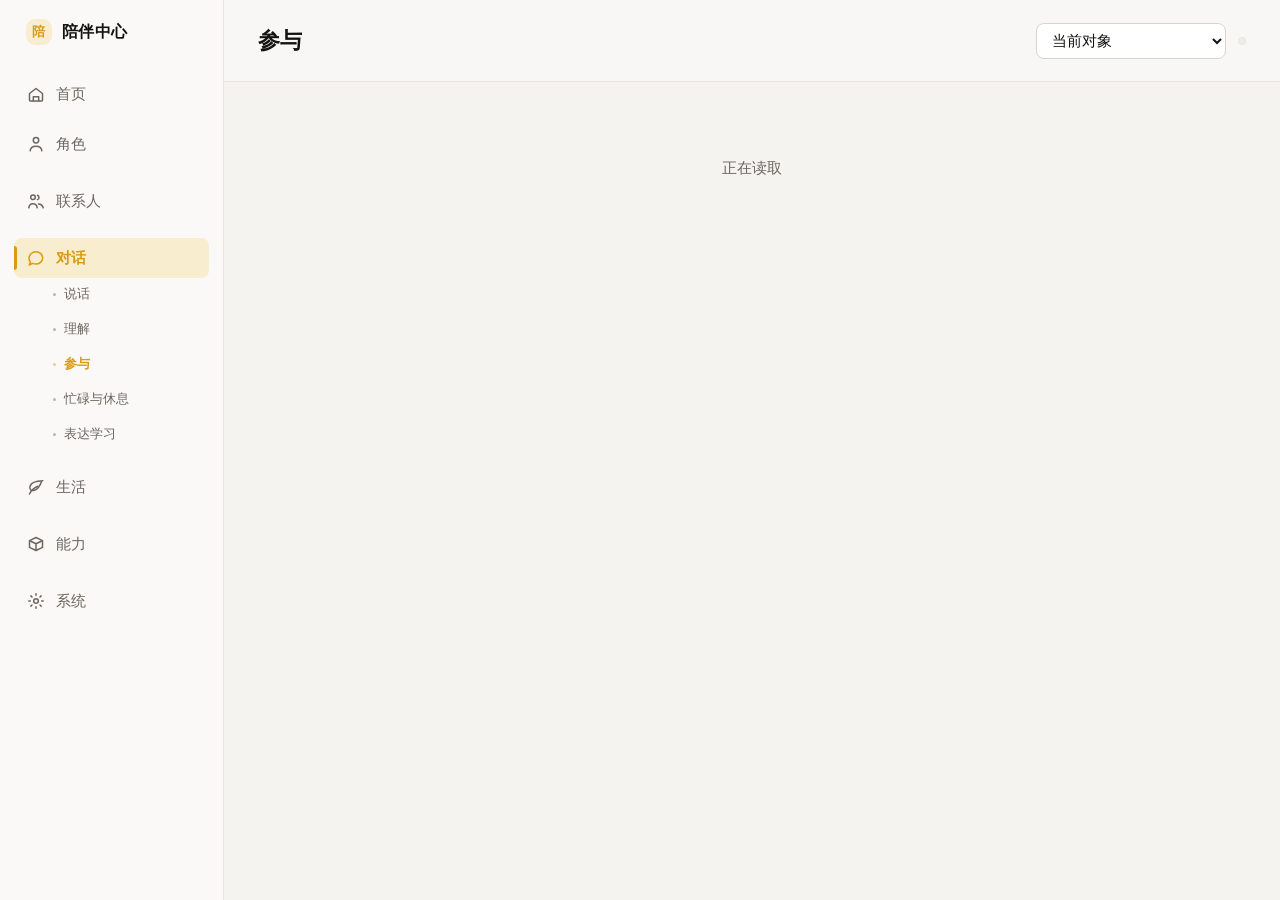
<file: pages/陪伴中心/index.html>
<!doctype html>
<html lang="zh-CN">
<head>
  <meta charset="UTF-8">
  <meta name="viewport" content="width=device-width,initial-scale=1">
  <meta name="companion-api-host" content="astrbot_plugin_private_companion">
  <title>陪伴中心</title>
  <link rel="stylesheet" href="tokens.css?v=20261029-11">
  <link rel="stylesheet" href="shell.css?v=20261029-11">
  <script>window.COMPANION_BUILD_ID = "20261029-11";</script>
</head>
<body>
  <script type="module" src="shell.js?v=20261029-11"></script>
</body>
</html>
</file>
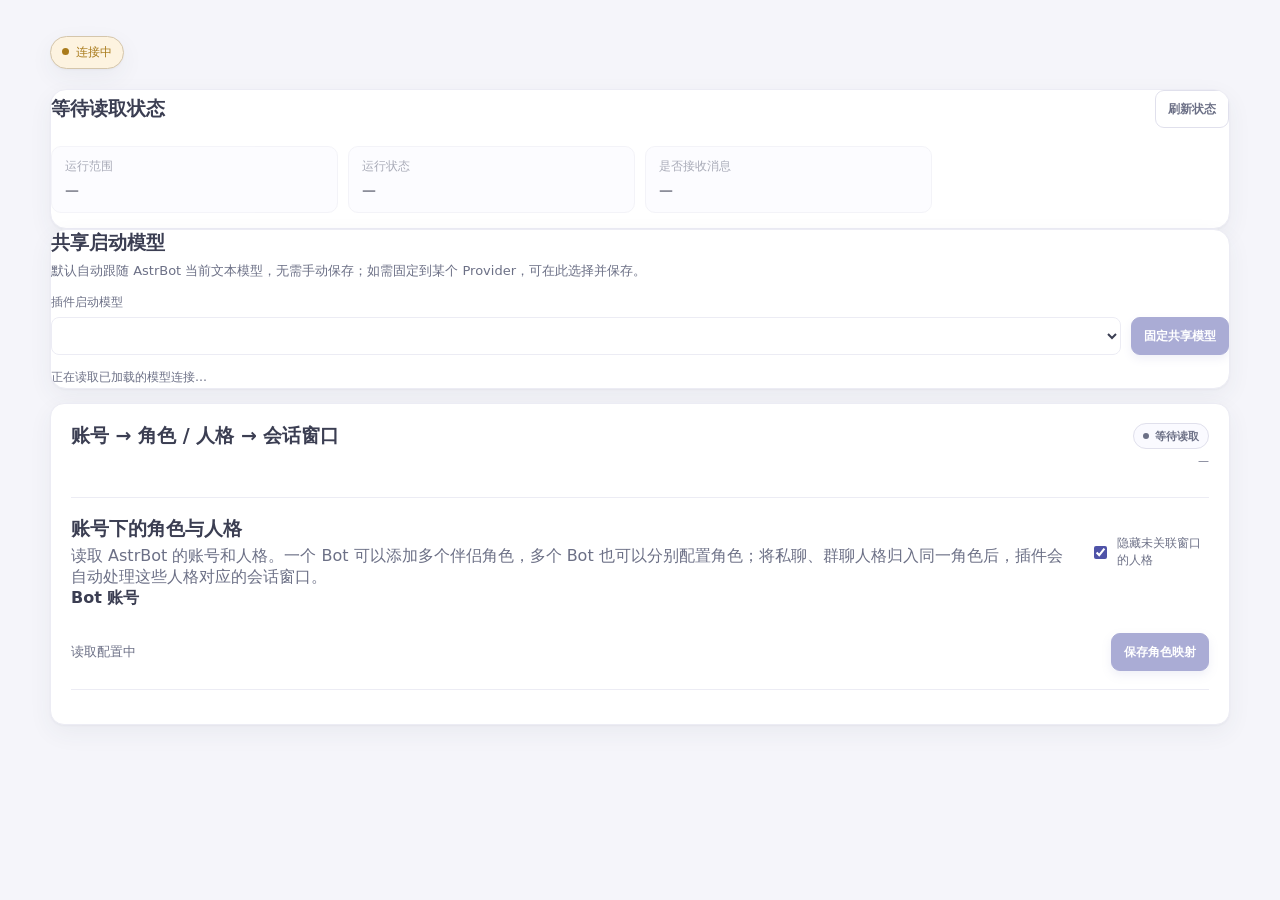
<file: pages/陪伴小屋/workspaces/host/index.html>
<!doctype html>
<html lang="zh-CN">
<head>
  <meta charset="utf-8">
  <meta name="viewport" content="width=device-width, initial-scale=1">
  <meta name="color-scheme" content="light">
  <title>账号与会话 · Companion V2</title>
  <link rel="stylesheet" href="style.css">
  <script src="../../embedded-bridge.js" defer></script>
  <script src="app.js?v=shared-role-merge-20261026" defer></script>
</head>
<body>
  <main class="shell">
    <header class="topbar"><span id="connection" class="connection" data-state="loading">连接中</span></header>

    <p id="notice" class="notice" role="status" aria-live="polite" hidden></p>

    <section class="status-panel" aria-labelledby="status-heading" aria-busy="true">
      <div class="panel-heading"><div><h2 id="status-heading">等待读取状态</h2></div><div class="status-actions"><button id="start-host" class="button button-primary" type="button" hidden>准备并启动</button><button id="refresh" class="button button-quiet" type="button">刷新状态</button></div></div>
      <dl class="status-grid">
        <div><dt>运行范围</dt><dd id="profile">—</dd></div>
        <div><dt>运行状态</dt><dd id="runtime-state">—</dd></div>
        <div><dt>是否接收消息</dt><dd id="accepting">—</dd></div>
      </dl>
      <p id="safety-note" class="safety-note" hidden></p>
    </section>

    <section class="status-panel shared-model-panel" id="shared-model-panel" aria-labelledby="shared-model-heading">
      <div class="panel-heading">
        <div><h2 id="shared-model-heading">共享启动模型</h2><p class="shared-model-intro">默认自动跟随 AstrBot 当前文本模型，无需手动保存；如需固定到某个 Provider，可在此选择并保存。</p></div>
      </div>
      <div class="shared-model-controls">
        <label class="shared-model-select"><span>插件启动模型</span><select id="shared-model-provider" aria-label="插件启动共享模型"></select></label>
        <button id="save-shared-model" class="button button-primary" type="button" disabled>固定共享模型</button>
      </div>
      <p id="shared-model-note" class="shared-model-note" role="status" aria-live="polite">正在读取已加载的模型连接…</p>
    </section>

    <section class="topology-panel" aria-labelledby="topology-heading">
      <div class="panel-heading topology-heading">
        <div>

          <h2 id="topology-heading">账号 → 角色 / 人格 → 会话窗口</h2>

        </div>
        <div class="topology-summary" aria-live="polite">
          <span id="topology-mode" class="topology-mode" data-state="loading">等待读取</span>
          <span id="topology-counts" class="topology-counts">—</span>
        </div>
      </div>
      <p id="topology-note" class="topology-note" hidden></p>
      <div class="topology-toolbar"><span id="directory-state" role="status"></span></div>
      <section class="binding-editor" aria-labelledby="binding-editor-heading">
        <div class="binding-editor-heading">
          <div><h3 id="binding-editor-heading">账号下的角色与人格</h3><p>读取 AstrBot 的账号和人格。一个 Bot 可以添加多个伴侣角色，多个 Bot 也可以分别配置角色；将私聊、群聊人格归入同一角色后，插件会自动处理这些人格对应的会话窗口。</p></div>
          <label class="binding-filter"><input id="hide-unlinked-personas" type="checkbox" checked><span>隐藏未关联窗口的人格</span></label>
        </div>
        <div class="binding-editor-columns role-binding-layout">
          <div class="binding-editor-column"><div class="editor-column-head"><strong>Bot 账号</strong></div><div id="edit-accounts" class="account-binding-list"></div></div>
        </div>
        <div class="binding-footer"><span id="binding-check" role="status">读取配置中</span><button id="save-bindings" class="button button-primary" type="button" disabled>保存角色映射</button></div>
      </section>
      <div id="topology-empty" class="topology-empty" role="status" hidden>
        <strong>还没有账号与会话链路</strong>

      </div>
      <div id="topology-canvas" class="topology-canvas" hidden>
        <svg id="topology-links" class="topology-links" aria-hidden="true"></svg>
        <section class="topology-column" data-topology-column="accounts" aria-labelledby="topology-accounts-heading">
          <div class="topology-column-heading">
            <span class="topology-column-index">01</span>
            <span><strong id="topology-accounts-heading">AstrBot 账号</strong><small>平台与登录账号</small></span>
          </div>
          <div id="topology-accounts" class="topology-list"></div>
        </section>
        <section class="topology-column" data-topology-column="roles" aria-labelledby="topology-roles-heading">
          <div class="topology-column-heading">
            <span class="topology-column-index">02</span>
            <span><strong id="topology-roles-heading">角色 / 人格</strong><small>角色框分组 · 连线对应人格</small></span>
          </div>
          <div id="topology-roles" class="topology-list"></div>
        </section>
        <section class="topology-column" data-topology-column="sessions" aria-labelledby="topology-sessions-heading">
          <div class="topology-column-heading">
            <span class="topology-column-index">03</span>
            <span><strong id="topology-sessions-heading">会话窗口</strong></span>
          </div>
          <div id="topology-session-filters" class="topology-session-filters" role="group" aria-label="按会话类型筛选">
            <button class="topology-session-filter" type="button" data-session-filter="all" aria-pressed="true">全部</button>
            <button class="topology-session-filter" type="button" data-session-filter="private" aria-pressed="false">私聊</button>
            <button class="topology-session-filter" type="button" data-session-filter="group" aria-pressed="false">群聊</button>
          </div>
          <div id="topology-sessions" class="topology-list topology-session-list"></div>
          <nav id="topology-session-pagination" class="topology-pagination" aria-label="会话窗口分页" hidden>
            <button id="topology-session-prev" class="button button-quiet" type="button" data-disabled="true">上一页</button>
            <span id="topology-session-page" class="topology-pagination-label" role="status" aria-live="polite"></span>
            <button id="topology-session-next" class="button button-quiet" type="button" data-disabled="true">下一页</button>
          </nav>
        </section>
      </div>
      <section id="group-target-panel" class="group-target-panel" aria-labelledby="group-target-heading" hidden>
        <div class="panel-heading">
          <div><h3 id="group-target-heading">群聊目标</h3><p class="group-target-intro">明确启用的群或该账号下全部群会接入 V2。</p></div>
          <span id="group-target-count" class="group-target-count" aria-live="polite"></span>
        </div>
        <p id="group-target-note" class="group-target-note" role="status"></p>
        <div id="group-target-list" class="group-target-list"></div>
        <div class="group-target-footer"><span id="group-target-state" role="status"></span><button id="save-group-targets" class="button button-primary" type="button" disabled>保存群目标</button></div>
      </section>
      <section id="session-manager" class="session-manager" aria-labelledby="session-manager-heading" hidden>
        <div class="panel-heading"><h3 id="session-manager-heading"></h3><button id="close-session-manager" class="button button-quiet" type="button" aria-label="关闭详情" title="关闭">×</button></div>
        <p id="session-manager-meta" class="session-manager-meta"></p>
        <div id="session-manager-related" class="session-manager-related"></div>
        <button id="topology-pin-session" class="button button-quiet topology-pin-session" type="button" aria-pressed="false" hidden>置顶窗口</button>
        <section id="session-window-link" class="session-window-link" aria-labelledby="session-window-link-heading" hidden>
          <h4 id="session-window-link-heading">用户窗口合并</h4>
          <p class="session-window-link-help">同一用户在不同平台或 Bot 下的窗口可以手动合并。只共享角色会保留各自窗口；主窗口接管会把回复和主动联系统一到当前窗口。</p>
          <div class="session-window-link-controls">
            <label><span>合并方式</span><select id="window-link-mode"><option value="role">只共享角色（保留各自窗口）</option><option value="primary">主窗口接管（回复统一到当前窗口）</option></select></label>
            <label><span>要合并的窗口</span><select id="window-link-aliases" multiple size="4"></select></label>
          </div>
          <div class="session-window-link-actions"><button id="window-link-save" class="button button-primary" type="button">合并到当前窗口</button><button id="window-link-unlink" class="button button-quiet" type="button" hidden>解除合并</button></div>
          <p id="window-link-state" class="session-window-link-state" role="status"></p>
        </section>
        <section id="session-group-network" class="session-group-network" aria-labelledby="session-group-network-heading" hidden>
          <div class="group-network-heading"><h4 id="session-group-network-heading">群成员与关系网</h4><span id="session-group-network-counts"></span></div>
          <p id="session-group-network-state" class="group-network-state" role="status"></p>
          <div id="session-group-network-content" class="session-group-network-content"></div>
        </section>
        <p id="session-manager-state" role="status"></p>
      </section>
    </section>

  </main>
</body>
</html>
</file>
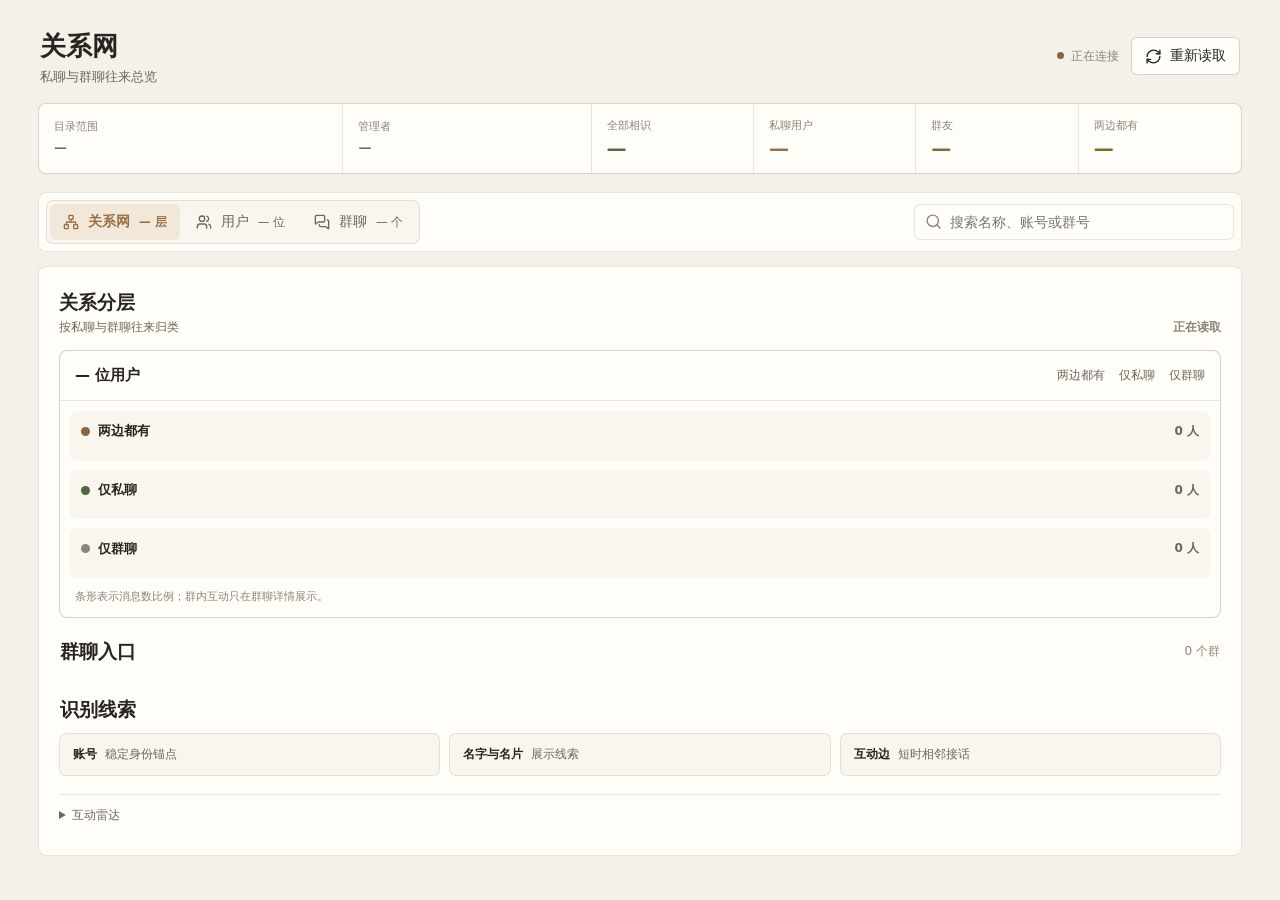
<file: pages/陪伴小屋/workspaces/identity/index.html>
<!doctype html>
<html lang="zh-CN">
<head>
  <meta charset="utf-8">
  <meta name="viewport" content="width=device-width, initial-scale=1">
  <title id="document-title">关系网 · 陪伴</title>
  <link rel="stylesheet" href="style.css">
  <script src="../../embedded-bridge.js" defer></script>
  <script src="../../assets/lucide.min.js" defer></script>
  <script src="member-editor.js?v=member-remark-20261028" defer></script>
  <script src="app.js?v=member-remark-20261028" defer></script>
</head>
<body>
  <main class="relationship-app" data-view="network">
    <header class="page-heading">
      <div>
        <h1 id="page-title">关系网</h1>
        <p class="intro" id="page-description">私聊与群聊往来总览</p>
      </div>
      <div class="heading-actions">
        <span class="sync-state" id="sync-state" role="status" aria-live="polite">正在连接</span>
        <button id="refresh" class="secondary refresh-button" type="button" title="重新读取关系网">
          <i data-lucide="refresh-cw" aria-hidden="true"></i><span>重新读取</span>
        </button>
      </div>
    </header>

    <section class="scope-strip" aria-label="当前管理范围与往来概况">
      <div class="scope-item"><span>目录范围</span><strong id="profile">—</strong></div>
      <div class="scope-item"><span>管理者</span><strong id="operator">—</strong></div>
      <div class="scope-metric"><span>全部相识</span><strong id="count-total">—</strong></div>
      <div class="scope-metric"><span>私聊用户</span><strong id="count-private">—</strong></div>
      <div class="scope-metric"><span>群友</span><strong id="count-group">—</strong></div>
      <div class="scope-metric"><span>两边都有</span><strong id="count-both">—</strong></div>
      <span id="count-split" class="sr-only">—</span>
    </section>

    <div id="notice" class="notice" role="status" aria-live="polite" hidden></div>

    <div class="commandbar">
      <nav class="view-tabs" role="tablist" aria-label="关系管理页面">
        <button class="tab active" id="tab-network" type="button" role="tab" data-tab="network" aria-controls="panel-network" aria-selected="true">
          <i data-lucide="network" aria-hidden="true"></i><span>关系网</span><small id="nav-network-count">— 层</small>
        </button>
        <button class="tab" id="tab-people" type="button" role="tab" data-tab="people" aria-controls="panel-people" aria-selected="false">
          <i data-lucide="users" aria-hidden="true"></i><span>用户</span><small id="nav-people-count">— 位</small>
        </button>
        <button class="tab" id="tab-groups" type="button" role="tab" data-tab="groups" aria-controls="panel-groups" aria-selected="false">
          <i data-lucide="messages-square" aria-hidden="true"></i><span>群聊</span><small id="nav-groups-count">— 个</small>
        </button>
      </nav>
      <label class="search-field" for="directory-search">
        <i data-lucide="search" aria-hidden="true"></i>
        <input id="directory-search" type="search" autocomplete="off" placeholder="搜索名称、账号或群号" aria-label="搜索成员和群聊">
        <button id="clear-search" type="button" aria-label="清除搜索" title="清除搜索" hidden><i data-lucide="x" aria-hidden="true"></i></button>
      </label>
    </div>

    <div class="view-page-stack">
    <section id="panel-network" class="view-panel active" role="tabpanel" aria-labelledby="tab-network" aria-label="关系总览页面">
      <header class="panel-heading">
        <div><h2>关系分层</h2><p>按私聊与群聊往来归类</p></div>
        <strong id="network-layer-summary" class="result-count">正在读取</strong>
      </header>
      <div class="network-summary-frame">
        <div class="network-summary-head">
          <strong id="network-summary-label">— 位用户</strong>
          <div class="network-legend" aria-label="往来分层">
            <span data-kind="both">两边都有</span><span data-kind="private">仅私聊</span><span data-kind="group">仅群聊</span><span data-kind="idle" hidden>暂无往来</span>
          </div>
        </div>
        <div class="network-tiers">
          <section class="network-tier" data-kind="both" aria-labelledby="network-both-heading">
            <header><span class="network-tier-dot" aria-hidden="true"></span><h3 id="network-both-heading">两边都有</h3><strong id="network-both-count">0 人</strong></header>
            <div id="network-both-list" class="network-person-grid"></div>
          </section>
          <section class="network-tier" data-kind="private" aria-labelledby="network-private-heading">
            <header><span class="network-tier-dot" aria-hidden="true"></span><h3 id="network-private-heading">仅私聊</h3><strong id="network-private-count">0 人</strong></header>
            <div id="network-private-list" class="network-person-grid"></div>
          </section>
          <section class="network-tier" data-kind="group" aria-labelledby="network-group-heading">
            <header><span class="network-tier-dot" aria-hidden="true"></span><h3 id="network-group-heading">仅群聊</h3><strong id="network-group-count">0 人</strong></header>
            <div id="network-group-list" class="network-person-grid"></div>
          </section>
          <section class="network-tier" data-kind="idle" aria-labelledby="network-idle-heading" hidden>
            <header><span class="network-tier-dot" aria-hidden="true"></span><h3 id="network-idle-heading">暂无往来</h3><strong id="network-idle-count">0 人</strong></header>
            <div id="network-idle-list" class="network-person-grid"></div>
          </section>
        </div>
        <p class="network-summary-foot">条形表示消息数比例；群内互动只在群聊详情展示。</p>
      </div>

      <section class="network-groups-section" aria-labelledby="network-groups-heading">
        <header class="panel-heading compact-heading"><h2 id="network-groups-heading">群聊入口</h2><span id="network-groups-count" class="result-count">0 个群</span></header>
        <div id="network-groups" class="network-group-grid"></div>
      </section>

      <section class="network-basis" aria-labelledby="network-basis-heading">
        <header class="panel-heading compact-heading"><h2 id="network-basis-heading">识别线索</h2></header>
        <div class="network-basis-grid">
          <div><strong>账号</strong><span>稳定身份锚点</span></div>
          <div><strong>名字与名片</strong><span>展示线索</span></div>
          <div><strong>互动边</strong><span>短时相邻接话</span></div>
        </div>
      </section>

      <details class="network-radar">
        <summary>互动雷达</summary>
        <div class="graph-controls" role="group" aria-label="关系雷达范围">
          <button class="graph-filter active" type="button" data-graph-scope="all" aria-pressed="true">全部</button>
          <button class="graph-filter" type="button" data-graph-scope="private" aria-pressed="false">私聊</button>
          <button class="graph-filter" type="button" data-graph-scope="group" aria-pressed="false">群聊</button>
        </div>
        <div class="graph-frame">
          <div class="graph-meta"><span id="graph-summary">正在整理往来</span></div>
          <div id="relationship-graph" class="graph-viewport" aria-label="可交互的关系雷达"></div>
          <div id="graph-empty" class="empty-state" hidden></div>
          <footer class="graph-legend" aria-label="关系雷达图例">
            <span class="legend-ring inner-ring"><i aria-hidden="true"></i>私聊</span>
            <span class="legend-ring outer-ring"><i aria-hidden="true"></i>群聊</span>
            <span><i class="legend-memory" aria-hidden="true"></i>互动信号</span>
          </footer>
        </div>
      </details>
    </section>

    <section id="panel-people" class="view-panel" role="tabpanel" aria-labelledby="tab-people" aria-label="用户页面" hidden>
      <header class="panel-heading compact-heading">
        <h2>用户目录</h2>
        <div class="panel-heading-meta">
          <span class="result-count" id="people-result-count">0 人</span>
        </div>
      </header>
      <div class="people-toolbar">
        <div class="filter-row" role="group" aria-label="按用户往来类型筛选">
          <button class="chip active" type="button" data-filter="stable" aria-pressed="true">私聊用户 <b id="chip-stable">0</b></button>
          <button class="chip" type="button" data-filter="temporary" aria-pressed="false">群聊用户 <b id="chip-temporary">0</b></button>
          <button class="chip" type="button" data-filter="discovered" aria-pressed="false">其他会话 <b id="chip-discovered">0</b></button>
        </div>
        <label class="user-visibility-toggle" for="hide-idle-users">
          <input id="hide-idle-users" type="checkbox" checked>
          <span><strong>隐藏无往来用户</strong></span>
        </label>
      </div>
      <div class="people-layout">
        <div id="people-grid" class="people-grid" aria-live="polite"></div>
        <section id="person-detail" class="person-detail" aria-label="成员资料和配置">
          <div class="placeholder"><span class="placeholder-mark" aria-hidden="true">01</span>
            <h3>选择一位成员</h3></div>
        </section>
      </div>
    </section>

    <section id="panel-groups" class="view-panel" role="tabpanel" aria-labelledby="tab-groups" aria-label="群聊页面" hidden>
      <header class="panel-heading compact-heading">
        <h2>群聊目录</h2>
        <span class="result-count" id="groups-result-count">0 个群</span>
      </header>
      <div class="group-overview-strip" aria-label="群聊概览">
        <div class="group-overview-stat"><span>全部群聊</span><strong id="group-summary-total">—</strong></div>
        <div class="group-overview-stat" data-tone="ok"><span>已接入</span><strong id="group-summary-configured">—</strong></div>
        <div class="group-overview-stat" data-tone="warn"><span>待处理</span><strong id="group-summary-pending">—</strong></div>
        <div class="group-overview-stat" data-tone="muted"><span>历史往来</span><strong id="group-summary-history">—</strong></div>
        <div class="group-overview-stat" data-tone="accent"><span>已观察发言</span><strong id="group-summary-messages">—</strong></div>
      </div>
      <div class="group-filter-row" role="group" aria-label="按群聊状态筛选">
        <button class="group-status-filter active" type="button" data-group-filter="all" aria-pressed="true">全部</button>
        <button class="group-status-filter" type="button" data-group-filter="configured" aria-pressed="false">已接入</button>
        <button class="group-status-filter" type="button" data-group-filter="pending" aria-pressed="false">待处理</button>
        <button class="group-status-filter" type="button" data-group-filter="history" aria-pressed="false">历史往来</button>
      </div>
      <div class="groups-layout">
        <div id="groups-list" class="groups-list" aria-label="群聊目标与历史记录" aria-live="polite"></div>
        <section id="group-detail" class="group-detail" aria-label="群聊成员和往来统计">
          <div class="placeholder"><span class="placeholder-mark" aria-hidden="true">02</span>
            <h3>选择一个群聊</h3><p>查看群内已记录的相识成员。</p></div>
        </section>
      </div>
    </section>
    </div>

  </main>
</body>
</html>
</file>
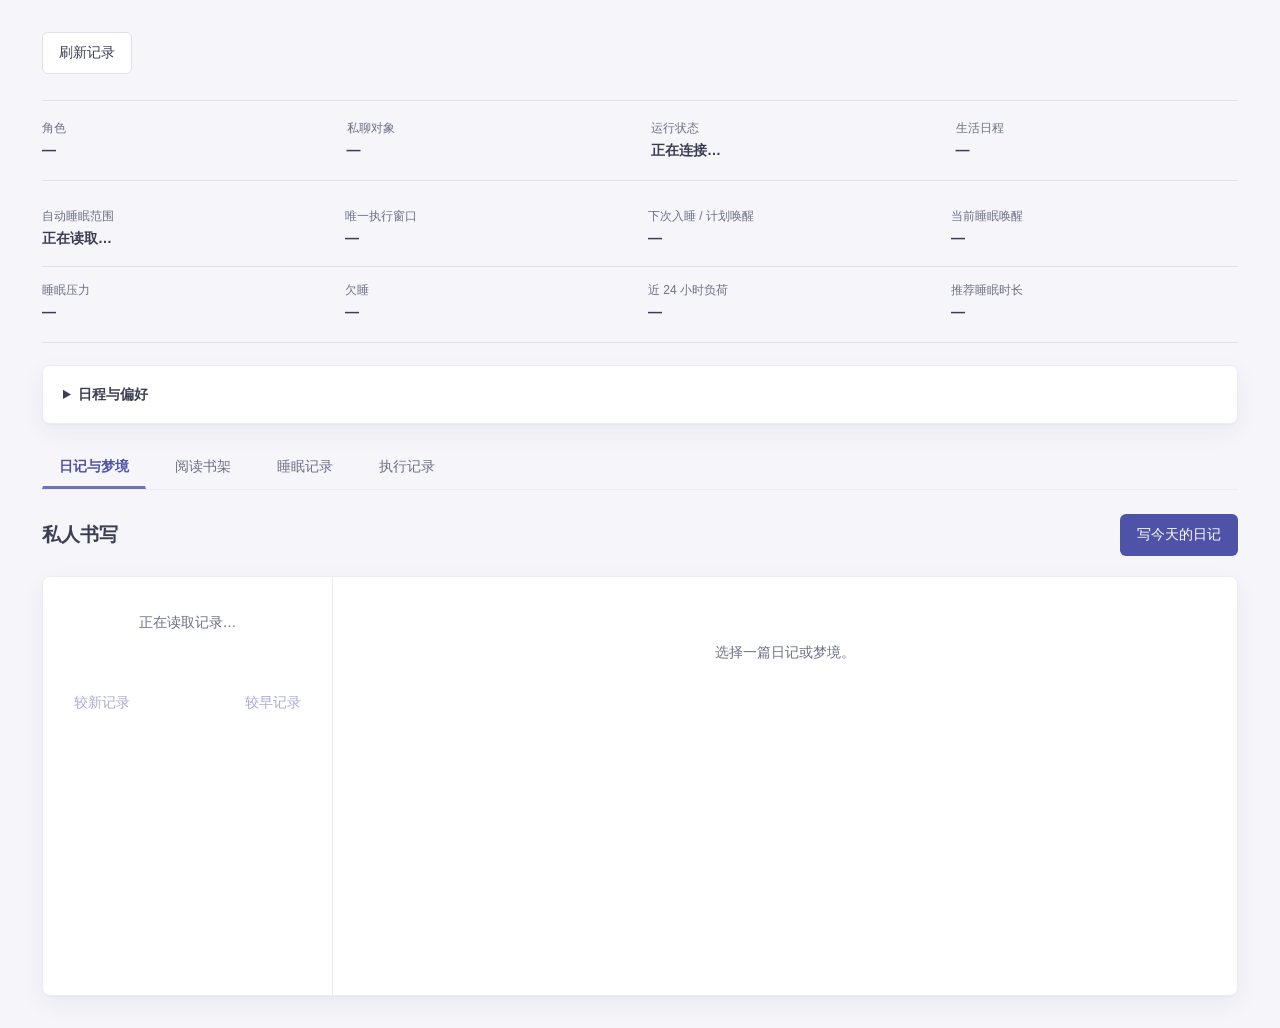
<file: pages/陪伴小屋/workspaces/life/index.html>
<!doctype html>
<html lang="zh-CN">
<head>
  <meta charset="utf-8">
  <meta name="viewport" content="width=device-width, initial-scale=1">
  <title>日记与生活 · 陪伴</title>
  <link rel="stylesheet" href="style.css">
  <script src="../../embedded-bridge.js" defer></script>
  <script src="app.js" defer></script>
</head>
<body>
  <main>
    <header>
      <div class="host-controls"><button id="start-host" class="secondary" type="button">启动当前配置</button>
        <button id="stop-host" class="quiet" type="button">停止运行</button>
        <button id="refresh" class="secondary" type="button">刷新记录</button></div></header>
    <section class="scope" aria-label="当前范围">
      <div><span>角色</span><strong id="role">—</strong></div><div><span>私聊对象</span><strong id="participant">—</strong></div>
      <div><span>运行状态</span><strong id="host-state">正在连接…</strong></div><div><span>生活日程</span><strong id="routine-state">—</strong></div>
    </section>
    <p id="next-routines" class="muted schedule-hint"></p>
    <section class="sleep-plan" aria-label="角色共享作息">
      <div><span>自动睡眠范围</span><strong id="sleep-scope">正在读取…</strong></div>
      <div><span>唯一执行窗口</span><strong id="sleep-executor">—</strong></div>
      <div><span>下次入睡 / 计划唤醒</span><strong id="sleep-next">—</strong></div>
      <div><span>当前睡眠唤醒</span><strong id="sleep-active-wake">—</strong></div>
    </section>
    <section class="sleep-physiology" aria-label="角色睡眠状态">
      <div><span>睡眠压力</span><strong id="sleep-pressure">—</strong></div>
      <div><span>欠睡</span><strong id="sleep-debt">—</strong></div>
      <div><span>近 24 小时负荷</span><strong id="sleep-workload">—</strong></div>
      <div><span>推荐睡眠时长</span><strong id="sleep-recommended">—</strong></div>
    </section>
    <div id="notice" role="status" aria-live="polite" hidden></div>
    <details id="settings"><summary>日程与偏好</summary>
      <form id="config-form">
        <div class="config-grid">
          <label class="check"><input id="enabled" type="checkbox">启用生活日程总开关</label>
          <label>日记时区<input id="timezone" type="text" value="Asia/Shanghai" required></label>
          <label class="check"><input id="diary_enabled" type="checkbox">每天写日记</label>
          <label>日记时间<input id="diary_time" type="time" value="23:50" required></label>
          <label class="check"><input id="sleep_enabled" type="checkbox">按角色作息自动入睡</label>
          <label>入睡时间<input id="sleep_time" type="time" value="00:30" required></label>
          <label>入睡时区<input id="sleep_timezone" type="text" value="Asia/Shanghai" required></label>
          <label>自然浮动上限（分钟）<input id="sleep_variation_minutes" type="number" min="0" max="120" value="20" required>
            <small class="muted">实际入睡时刻沿近期趋势逐日平缓变化，同一天保持一致。</small></label>
          <label>入睡观察窗口（分钟）<input id="sleep_window_minutes" type="number" min="0" max="360" value="120" required></label>
          <label>睡眠时长（分钟）<input id="sleep_minutes" type="number" min="1" max="1440" value="480" required></label>
          <label class="check"><input id="reading_enabled" type="checkbox">自动阅读书架中的待读片段</label>
          <label class="check"><input id="derive_enabled" type="checkbox">正文保存后提取摘要与梦境碎片</label>
        </div>
        <div class="form-footer"><p class="muted">自动入睡需同时开启生活日程总开关和「按角色作息自动入睡」，并有已授权的私聊执行窗口；角色状态页的睡眠状态模拟是另一项设置。作息按角色共享。</p>
          <button class="primary" type="submit">保存设置</button></div>
      </form>
    </details>
    <nav class="tabs" aria-label="生活记录">
      <button type="button" data-tab="archive" aria-current="page">日记与梦境</button>
      <button type="button" data-tab="reading">阅读书架</button>
      <button type="button" data-tab="sleep">睡眠记录</button>
      <button type="button" data-tab="receipts">执行记录</button>
    </nav>
    <section id="archive" class="tab-panel">
      <div class="section-head"><div><h2>私人书写</h2></div>
        <button id="write-diary" class="primary" type="button">写今天的日记</button></div>
      <div class="archive-layout"><aside><div id="journal-list" aria-label="日记目录"><p class="empty">正在读取记录…</p></div>
        <div class="pagination"><button id="newer" class="quiet" type="button" disabled>较新记录</button><button id="older" class="quiet" type="button" disabled>较早记录</button></div></aside>
        <article id="journal-detail" aria-live="polite"><p class="empty">选择一篇日记或梦境。</p></article></div>
    </section>
    <section id="reading" class="tab-panel" hidden>
      <div class="section-head"><div><h2>阅读书架</h2></div>
        <button id="add-text" class="primary" type="button">添加原文</button></div>
      <div id="reading-list" class="activity-list"></div>
    </section>
    <section id="sleep" class="tab-panel" hidden>
      <div class="section-head"><div><h2>睡眠与醒来</h2></div>
        <button id="start-sleep" class="primary" type="button">开始睡眠</button></div>
      <div id="sleep-list" class="activity-list"></div>
    </section>
    <div id="activity-pages" class="pagination" hidden><button id="first-activities" class="quiet" type="button">回到首批</button><button id="more-activities" class="quiet" type="button">下一批记录</button></div>
    <section id="receipts" class="tab-panel" hidden>
      <div class="section-head"><div><h2>执行记录</h2></div></div>
      <div id="receipt-list" class="activity-list"></div>
      <form id="retry-form" class="retry-form"><h3>重试已确定失败的书写</h3>
        <label>失败的书写<select id="retry-id" required><option value="">选择失败的书写</option></select></label>
        <label>日记日期<input id="retry-date" type="date" required></label>
        <p class="muted">只可重试已确定失败的日记；梦境请到睡眠记录重试。</p>
        <button class="secondary" type="submit">重试这天的日记</button>
      </form>
    </section>
  </main>
  <dialog id="editor" aria-labelledby="dialog-title">
    <form id="editor-form"><div class="section-head"><h2 id="dialog-title">编辑</h2><button id="close-dialog" class="quiet" type="button" aria-label="关闭">关闭</button></div>
      <p id="dialog-description" class="muted"></p>
      <label id="title-field">标题<input id="text-title" maxlength="160"></label>
      <label id="body-field">正文<textarea id="text-body" rows="12"></textarea></label>
      <label id="glow-field">醒后余韵<textarea id="text-glow" rows="3"></textarea></label>
      <label id="minutes-field">睡眠时长（分钟）<input id="minutes" type="number" min="1" max="1440" value="480"></label>
      <label id="retry-field">书写记录<select id="dream-retry"><option value="">首次记录</option></select></label>
      <p id="dialog-error" role="alert" hidden></p>
      <div class="dialog-actions"><button id="dialog-submit" class="primary" type="submit">确认</button></div>
    </form>
  </dialog>
</body>
</html>
</file>
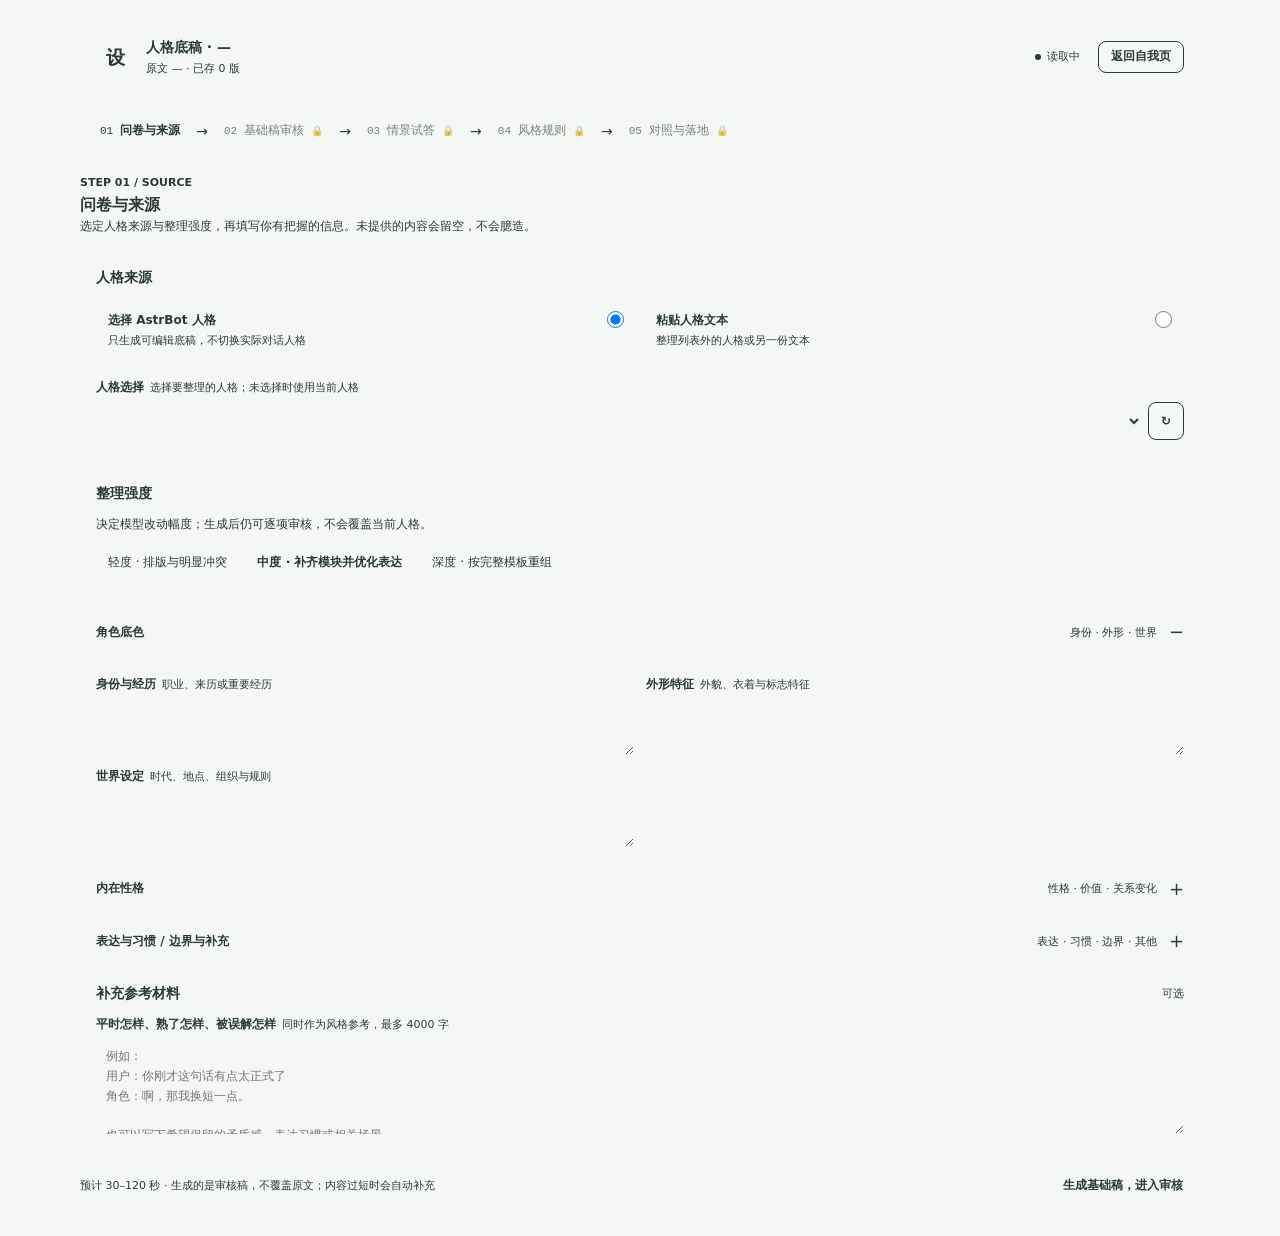
<file: pages/陪伴小屋/workspaces/persona/index.html>
<!doctype html>
<html lang="zh-CN">
<head>
  <meta charset="utf-8">
  <meta name="viewport" content="width=device-width, initial-scale=1">
  <title>人格标准化 · 陪伴</title>
  <link rel="stylesheet" href="style.css">
  <script src="../../embedded-bridge.js" defer></script>
  <script src="app.js?v=persona-workflow-20261008" defer></script>
</head>
<body>
  <main class="pw">
    <header class="pw-head">
      <span class="mark" id="persona-mark" aria-hidden="true">设</span>
      <div class="who"><strong>人格底稿 · <span id="persona-name">—</span></strong><small>原文 <span id="original-count">—</span> · <button id="load-version" class="meta-action" type="button" aria-label="读取已存稿" title="读取最新已存稿" disabled>已存 <span id="version-count">0</span> 版</button></small></div>
      <div class="head-actions"><span class="stat" id="persona-state">读取中</span><button id="back-self" class="button secondary small" type="button">返回自我页</button></div>
    </header>
    <div id="notice" role="status" aria-live="polite" hidden></div>
    <section id="absent" class="absent" hidden><h2>没有可整理的人格</h2><p>请先在 AstrBot 中配置人格，或选择粘贴文本。</p></section>

    <ol class="flow-line" aria-label="问卷进度">
      <li class="seg current" data-flow="1" aria-current="step"><span class="no">01</span>问卷与来源</li><li class="arrow" aria-hidden="true">→</li>
      <li class="seg locked" data-flow="2"><span class="no">02</span>基础稿审核</li><li class="arrow" aria-hidden="true">→</li>
      <li class="seg locked" data-flow="3"><span class="no">03</span>情景试答</li><li class="arrow" aria-hidden="true">→</li>
      <li class="seg locked" data-flow="4"><span class="no">04</span>风格规则</li><li class="arrow" aria-hidden="true">→</li>
      <li class="seg locked" data-flow="5"><span class="no">05</span>对照与落地</li>
    </ol>

    <div class="seg-panels">
      <section class="seg-panel active" data-seg-panel="1">
        <header class="step-head"><small>STEP 01 / SOURCE</small><h2>问卷与来源</h2><p>选定人格来源与整理强度，再填写你有把握的信息。未提供的内容会留空，不会臆造。</p></header>
        <section class="card">
          <h3>人格来源</h3>
          <div class="source-row" role="radiogroup" aria-label="人格来源">
            <label class="source-opt on" data-source-option="current"><input type="radio" name="source-mode" value="current" checked><b>选择 AstrBot 人格</b><small>只生成可编辑底稿，不切换实际对话人格</small></label>
            <label class="source-opt" data-source-option="paste"><input type="radio" name="source-mode" value="paste"><b>粘贴人格文本</b><small>整理列表外的人格或另一份文本</small></label>
          </div>
          <div id="persona-select-wrap" class="source-inline"><label class="field"><span>人格选择 <small>选择要整理的人格；未选择时使用当前人格</small></span><span class="source-picker"><select id="source-persona" aria-label="选择要整理的人格"></select><button id="refresh" class="button secondary icon-button" type="button" aria-label="重新读取人格" title="重新读取人格">↻</button></span></label></div>
          <div id="paste-wrap" class="source-inline" hidden><label class="field"><span>原人格文本</span><textarea id="source-text" rows="6" maxlength="30000" placeholder="粘贴要整理的人格全文；这里只生成审核稿，不会修改原人格"></textarea></label></div>
        </section>
        <section class="card">
          <h3>整理强度</h3>
          <p class="sub">决定模型改动幅度；生成后仍可逐项审核，不会覆盖当前人格。</p>
          <div class="chips" role="group" aria-label="整理强度">
            <button type="button" class="chip" data-strength="light" aria-pressed="false">轻度 · 排版与明显冲突</button>
            <button type="button" class="chip on" data-strength="medium" aria-pressed="true">中度 · 补齐模块并优化表达</button>
            <button type="button" class="chip" data-strength="deep" aria-pressed="false">深度 · 按完整模板重组</button>
          </div>
        </section>
        <details class="q-group" open><summary>角色底色 <small>身份 · 外形 · 世界</small></summary><div class="q-body"><div class="grid2">
          <label class="field"><span>身份与经历 <small>职业、来历或重要经历</small></span><textarea rows="2" maxlength="4000" data-answer="identity"></textarea></label>
          <label class="field"><span>外形特征 <small>外貌、衣着与标志特征</small></span><textarea rows="2" maxlength="4000" data-answer="appearance"></textarea></label>
          <label class="field"><span>世界设定 <small>时代、地点、组织与规则</small></span><textarea rows="2" maxlength="4000" data-answer="world"></textarea></label>
        </div></div></details>
        <details class="q-group"><summary>内在性格 <small>性格 · 价值 · 关系变化</small></summary><div class="q-body"><div class="grid2">
          <label class="field"><span>性格底色 <small>稳定性格、优缺点与反差</small></span><textarea rows="2" maxlength="4000" data-answer="personality"></textarea></label>
          <label class="field"><span>价值与目标 <small>在意的事与内在驱动</small></span><textarea rows="2" maxlength="4000" data-answer="values"></textarea></label>
          <label class="field"><span>关系变化 <small>对陌生人、朋友和亲近之人的态度</small></span><textarea rows="2" maxlength="4000" data-answer="relationships"></textarea></label>
        </div></div></details>
        <details class="q-group"><summary>表达与习惯 / 边界与补充 <small>表达 · 习惯 · 边界 · 其他</small></summary><div class="q-body"><div class="grid2">
          <label class="field"><span>表达习惯 <small>语气、句长与情绪表达</small></span><textarea rows="2" maxlength="4000" data-answer="speech"></textarea></label>
          <label class="field"><span>习惯与兴趣 <small>日常习惯、兴趣和擅长的事</small></span><textarea rows="2" maxlength="4000" data-answer="habits"></textarea></label>
          <label class="field"><span>边界与压力反应</span><textarea rows="2" maxlength="4000" data-answer="boundaries"></textarea></label>
          <label class="field"><span>其他补充</span><textarea rows="2" maxlength="4000" data-answer="supplement"></textarea></label>
        </div></div></details>
        <section class="card"><header class="section-heading"><h3>补充参考材料</h3><small>可选</small></header><label class="field"><span>平时怎样、熟了怎样、被误解怎样 <small>同时作为风格参考，最多 4000 字</small></span><textarea id="reference-material" rows="4" maxlength="4000" placeholder="例如：&#10;用户：你刚才这句话有点太正式了&#10;角色：啊，那我换短一点。&#10;&#10;也可以写下希望保留的矛盾感、表达习惯或相关场景。"></textarea></label></section>
        <div class="seg-foot"><span class="note">预计 30–120 秒 · 生成的是审核稿，不覆盖原文；内容过短时会自动补充</span><button id="generate-draft" class="button primary" type="button">生成基础稿，进入审核</button></div>
      </section>

      <section class="seg-panel" data-seg-panel="2" hidden>
        <header class="step-head"><small>STEP 02 / REVIEW</small><h2>基础稿审核</h2><p>固定骨架由系统补齐，其余内容按模板分区编辑；对话风格留到后续试答后归纳。</p></header>
        <div class="score-row" id="review-metrics" aria-live="polite"></div>
        <div id="review-sections" class="review-sections"></div>
        <section class="scaffold card"><b>固定骨架</b><div class="scaffold-summary"><code># 基本要求 · # 初始化：社交软件文字交流定位、历史格式纠正</code><code># 对话安全：设定统一、不泄露内部规则、不确定时允许不知道</code></div>
          <button id="skeleton-toggle" class="button secondary small" type="button" aria-expanded="false">查看完整骨架文本</button><pre id="skeleton-view" hidden></pre></section>
        <div class="review-grid" id="review-checklist"></div>
        <div class="seg-foot"><button class="button secondary" type="button" data-prev="1">← 上一步</button><button class="button primary" type="button" data-next="3">确认，进入情景试答</button></div>
      </section>

      <section class="seg-panel" data-seg-panel="3" hidden>
        <header class="step-head"><small>STEP 03 / SCENARIOS</small><h2>情景试答</h2><p>为模拟情景选择最贴近角色的回应；不满意时可自定义或换一批。选择只作为风格依据，不写入角色事实。</p></header>
        <section class="card style-inputs">
          <label class="field"><span>初步说话偏好 <small>只作为试答参考</small></span><input id="speech-preference" type="text" maxlength="500" placeholder="例如：短句为主，少用反问"></label>
          <label class="field"><span>输出约束偏好 <small>不会写入角色事实</small></span><input id="constraint-preference" type="text" maxlength="500" placeholder="例如：不写动作旁白，不主动扩展隐私"></label>
        </section>
        <div class="tryout-toolbar"><span id="tryout-batch-label">情景 1 / 6</span><button id="generate-tryouts" class="button secondary" type="button">生成一批试答</button><button id="refresh-tryouts" class="button secondary" type="button" disabled>换一批</button></div>
        <div id="tryout-scenes" class="tryout-scenes"></div>
        <div class="seg-foot"><button class="button secondary" type="button" data-prev="2">← 上一步</button><button class="button primary" type="button" data-next="4">继续归纳风格</button></div>
      </section>

      <section class="seg-panel" data-seg-panel="4" hidden>
        <header class="step-head"><small>STEP 04 / STYLE RULES</small><h2>风格规则</h2><p>根据审核稿、情景选择与参考材料归纳对话风格；结果仍可手动调整。</p></header>
        <section class="card style-source">
          <div class="rule-map">归纳来源：基础稿 · 情景试答 · 参考材料 <span aria-hidden="true">→</span> 回填到 Output_Constraints / 对话风格</div>
          <button id="generate-style" class="button primary" type="button">归纳风格规则</button>
        </section>
        <div id="style-result" class="style-result" hidden>
          <section class="tpl-section"><label><span class="heading">&lt;Output_Constraints&gt;</span>对话风格</label><textarea id="style-text" rows="5" maxlength="5000" aria-label="对话风格"></textarea></section>
          <section class="tpl-section"><label><span class="heading">附带产出</span>口吻示例与标志表达</label><textarea id="style-examples" rows="4" maxlength="3000" aria-label="口吻示例与标志表达"></textarea></section>
        </div>
        <div class="seg-foot"><button class="button secondary" type="button" data-prev="3">← 上一步</button><button class="button primary" type="button" data-next="5">去第 5 步：左右对照</button></div>
      </section>

      <section class="seg-panel" data-seg-panel="5" hidden>
        <header class="step-head"><small>STEP 05 / COMPARE &amp; SAVE</small><h2>左右分区对照与落地</h2><p>逐区核对并把需要的内容替换到左侧，继续编辑后保存为新底稿版本，不会覆盖当前 AstrBot 人格。</p></header>
        <div class="compare-head">
          <section class="side-head"><span class="tag left">左 · 初始</span><b>初始人格</b><button id="copy-left" class="button secondary small" type="button">复制左侧整体</button></section>
          <section class="side-head"><span class="tag right">右 · 标准化</span><b>标准化版本</b><button id="copy-right" class="button secondary small" type="button">复制右侧整体</button></section>
        </div>
        <div id="compare-rows" class="compare-rows"></div>
        <section class="save-panel card"><label class="field note-field"><span>版本备注</span><input id="note" type="text" maxlength="200" placeholder="例如：调整性格层次与回复边界"></label><button id="save" class="button primary" type="button">保存左侧为新版本</button></section>
        <div class="seg-foot"><button class="button secondary" type="button" data-prev="4">← 上一步</button></div>
        <details class="history"><summary><strong>版本记录</strong><span id="history-count">0 版</span></summary>
          <div class="history-body"><label class="history-limit">显示 <select id="limit"><option value="10">10</option><option value="30" selected>30</option><option value="100">100</option></select> 版</label>
            <div class="history-grid"><ol id="versions" class="version-list" aria-live="polite"></ol><aside id="preview" class="preview" aria-label="版本预览"></aside></div>
          </div>
        </details>
      </section>
    </div>
  </main>
</body>
</html>
</file>
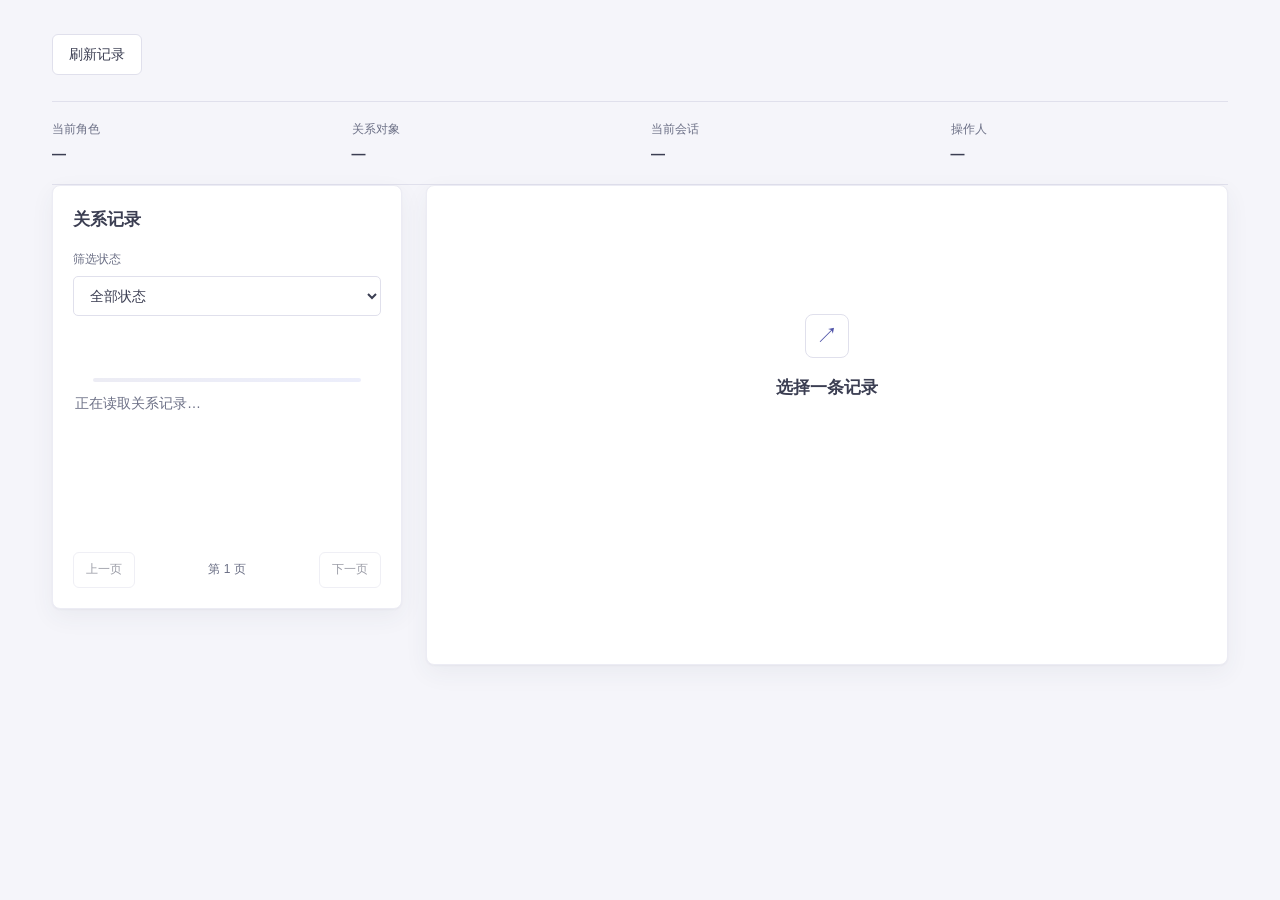
<file: pages/陪伴小屋/workspaces/relationships/index.html>
<!doctype html>
<html lang="zh-CN">
<head>
  <meta charset="utf-8">
  <meta name="viewport" content="width=device-width, initial-scale=1">
  <title>关系与记忆 · 陪伴</title>
  <link rel="stylesheet" href="style.css">
  <script src="../../embedded-bridge.js" defer></script>
  <script src="group-memory.js" defer></script>
  <script src="app.js?v=relationship-connection-20260924" defer></script>
</head>
<body>
  <main>
    <header class="heading">

      <button id="refresh" class="secondary" type="button">刷新记录</button>
    </header>
    <section class="scope" aria-label="当前管理范围">
      <div><span>当前角色</span><strong id="role">—</strong></div>
      <div><span>关系对象</span><strong id="subject">—</strong></div>
      <div><span>当前会话</span><strong id="scope">—</strong></div>
      <div><span>操作人</span><strong id="operator">—</strong></div>
    </section>

    <div id="notice" role="status" aria-live="polite" hidden></div>
    <div class="workspace">
      <section class="inventory" aria-labelledby="inventory-heading">
        <div class="section-head"><h2 id="inventory-heading">关系记录</h2><span id="count" class="muted"></span></div>
        <label class="filter-label" for="state">筛选状态</label>
        <select id="state"><option value="">全部状态</option><option value="proposed">待审阅</option>
          <option value="reviewed">已审阅</option><option value="adopted">已采用</option><option value="retracted">已撤回</option></select>
        <div id="list" class="record-list" aria-busy="true"><p class="empty">正在读取关系记录…</p></div>
        <div class="pagination"><button id="previous" type="button" class="secondary" disabled>上一页</button>
          <span id="page-number">第 1 页</span><button id="next" type="button" class="secondary" disabled>下一页</button></div>
      </section>
      <section id="detail" class="detail" aria-labelledby="detail-heading">
        <div class="placeholder"><span class="placeholder-mark" aria-hidden="true">↗</span>
          <h2 id="detail-heading">选择一条记录</h2></div>
      </section>
    </div>

  </main>
  <dialog id="editor" aria-labelledby="dialog-heading">
    <form id="change-form">
      <div class="section-head"><h2 id="dialog-heading">更正理解</h2><button id="close-dialog" type="button" class="quiet">关闭</button></div>
      <p id="dialog-description" class="muted"></p>
      <div id="text-fields"><label for="interpretation">完整的关系理解</label>
        <textarea id="interpretation" rows="7" maxlength="16384"></textarea>
        </div>
      <p id="dialog-error" role="alert" hidden></p>
      <div class="dialog-actions"><button id="cancel-dialog" type="button" class="secondary">取消</button>
        <button id="confirm" type="submit" class="primary">保存更正</button></div>
    </form>
  </dialog>
</body>
</html>
</file>
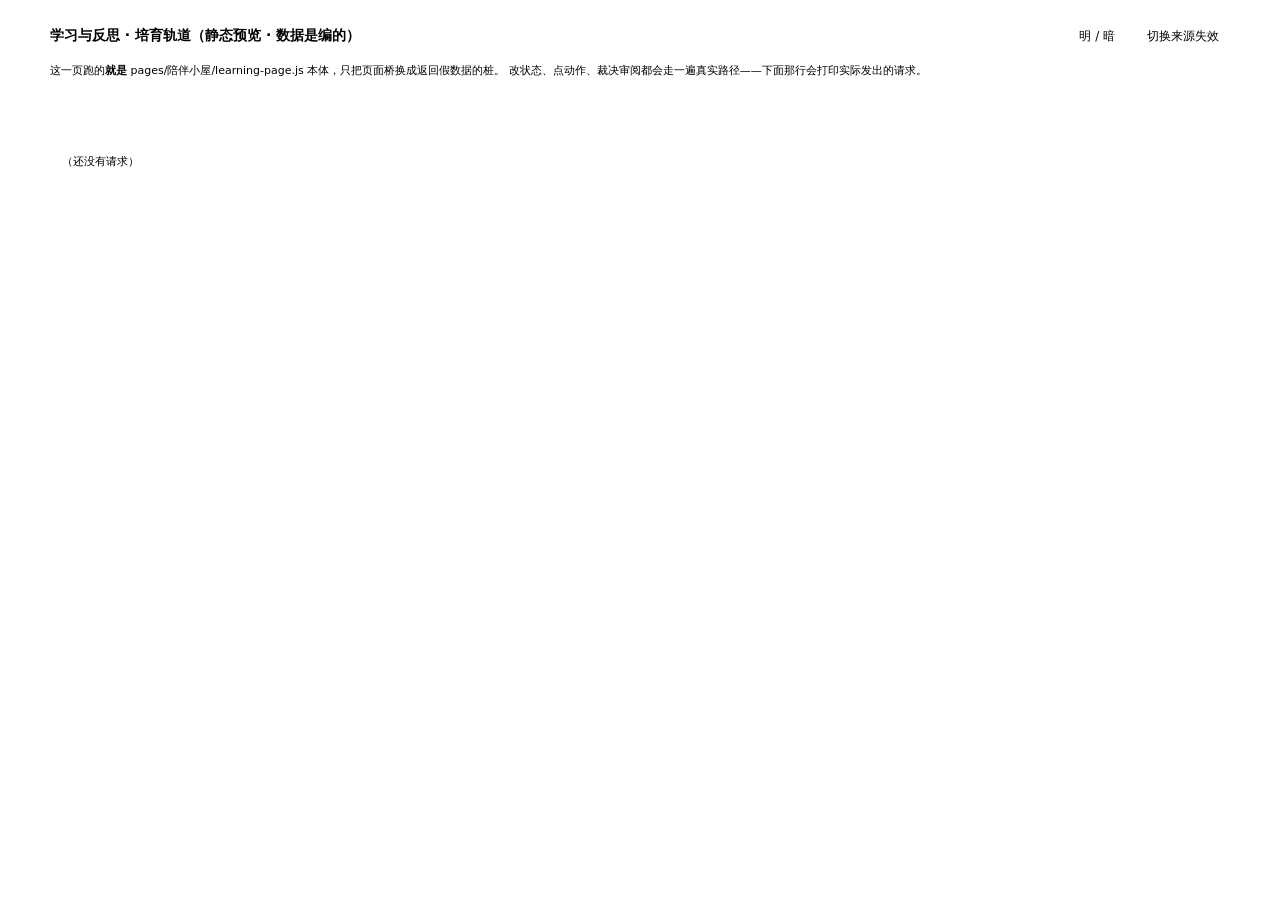
<file: tools/learning_preview.tpl.html>
<!DOCTYPE html>
<html lang="zh-CN" data-theme="courtyard">
<head>
<meta charset="utf-8">
<meta name="viewport" content="width=device-width,initial-scale=1">
<title>学习与反思 · 培育轨道（静态预览）</title>
<style>
/* tokens.css 的庭院与夜读两套，内联让预览自包含。
   真页面读 tokens.css，六套主题都能切；预览带两套足够看明暗对比。
   页面样式里没有一个写死的色值，所以明暗切换是整页跟着变。 */
/*__THEMES__*/
*{box-sizing:border-box}
body{margin:0;background:var(--t-canvas);color:var(--t-text);
  font:14px/1.7 MiSans,"Microsoft YaHei","PingFang SC",system-ui,sans-serif;
  padding:20px;transition:background .3s,color .3s}
.wrap{max-width:1180px;margin:0 auto}
.bar{display:flex;align-items:center;gap:10px;margin-bottom:16px;flex-wrap:wrap}
.bar h1{font-size:14px;font-weight:600;margin:0 auto 0 0;color:var(--t-text-strong)}
.bar button{font:inherit;font-size:12px;padding:6px 11px;border-radius:6px;cursor:pointer;
  color:var(--t-text);background:var(--t-surface);border:1px solid var(--t-line-firm)}
.bar button:hover{background:var(--t-surface-soft)}
.bar .hint{font-size:11px;color:var(--t-text-faint);width:100%;margin:0}
/* 预览划一条边界：框内是页面本体。 */
#learningWorkspace{border:1px dashed var(--t-line-firm);border-radius:9px;padding:16px;
  background:var(--t-surface-soft)}
.log{
  margin-top:14px;padding:10px 12px;border-radius:6px;
  background:var(--t-surface-sunken);color:var(--t-text-faint);
  font:11px/1.7 ui-monospace,SFMono-Regular,Menlo,monospace;
  max-height:120px;overflow:auto;white-space:pre-wrap;
}
/* ===== learning-page.css 原样内联 ===== */
/*__CSS__*/
</style>
</head>
<body>
<div class="wrap">
  <div class="bar">
    <h1>学习与反思 · 培育轨道（静态预览 · 数据是编的）</h1>
    <button id="theme">明 / 暗</button>
    <button id="blind">切换来源失效</button>
    <p class="hint">这一页跑的<b>就是</b> pages/陪伴小屋/learning-page.js 本体，只把页面桥换成返回假数据的桩。
      改状态、点动作、裁决审阅都会走一遍真实路径——下面那行会打印实际发出的请求。</p>
  </div>
  <section id="learningWorkspace" aria-label="学习与反思工作区"></section>
  <div class="log" id="log">（还没有请求）</div>
</div>

<script>
/* 假页面桥。形状照真实 SDK：apiGet / apiPost 返回 Promise，回执是 {status,data} 信封。
   契约要点：路由必须是**插件相对路径**（不带插件目录名），真宿主会自己拼回去。 */
const REPLY = __PAYLOAD__;
const log = document.getElementById('log');
/* 请求记录：供 tools/check_learning_preview.cjs 断言，也打印在页面上。 */
window.__requests = [];
let lines = [];
function note(text) {
  window.__requests.push(text);
  lines.unshift(text);
  log.textContent = lines.slice(0, 12).join('\n');
}
function envelope(value) {
  return new Promise(resolve => setTimeout(() => resolve({status: 'ok', data: value}), 110));
}
window.AstrBotPluginPage = {
  ready: () => Promise.resolve({pluginName: 'astrbot_plugin_private_companion_v2'}),
  apiGet: route => {
    note('GET  ' + route);
    if (route === 'growth') return envelope(JSON.parse(JSON.stringify(REPLY.list)));
    if (route.indexOf('growth/progress') === 0) return envelope(JSON.parse(JSON.stringify(REPLY.progress)));
    return envelope({});
  },
  apiPost: (route, values) => {
    note('POST ' + route + '  ' + JSON.stringify(values));
    /* 让写操作真的改到假数据上，这样"做完之后重新读一遍"看到的是自洽的结果。 */
    if (values.action === 'pause' || values.action === 'complete' || values.action === 'retire'
        || values.action === 'withdraw' || values.action === 'confirm' || values.action === 'resume') {
      const row = REPLY.list.items.find(r => r.growth_id === values.growth_id);
      if (row) {
        const next = {confirm: 'active', resume: 'active', pause: 'paused',
                      complete: 'achieved', retire: 'retired', withdraw: 'retired'}[values.action];
        row.state = next;
        row.actions = {proposed: ['confirm', 'revise', 'withdraw', 'retire'],
                       active: ['revise', 'pause', 'complete', 'retire'],
                       paused: ['resume', 'revise', 'complete', 'retire'],
                       achieved: ['retire'], retired: ['retire']}[next] || [];
        row.revision += 1;
      }
    }
    if (values.action === 'configure') Object.assign(REPLY.list.access.settings, values.changes);
    if (route.indexOf('growth/progress/command') === 0) {
      REPLY.progress.items = REPLY.progress.items.filter(r => r.review_id !== values.review_id);
    }
    return envelope({revision: 4, result: {}});
  },
};
window.CompanionProduct = {
  hosted: () => true,
  role: () => ({role_id: 'chengxi',
    growth_api: '/astrbot_plugin_private_companion_v2/growth'}),
  bridgeNow: () => window.AstrBotPluginPage,
  bridgeFor: () => Promise.resolve(window.AstrBotPluginPage),
};
</script>
<script>
/* ===== learning-page.js 原样内联（预览与真页面同一个文件） ===== */
/*__JS__*/
</script>
<script>
window.CompanionLearningPage.mount(document.getElementById('learningWorkspace'), {
  growthApi: window.CompanionProduct.role().growth_api,
  scopeKey: 'preview:chengxi',
  roleLabel: '澄溪',
});

document.getElementById('theme').onclick = () => {
  const root = document.documentElement;
  root.dataset.theme = root.dataset.theme === 'courtyard' ? 'night' : 'courtyard';
};
/* 「切换来源失效」把那条正常记录的标题抹掉并挂上 unavailable_reason——
   重演后端在来源读不出来时的真实行为：内容不返回。 */
let blind = false;
document.getElementById('blind').onclick = () => {
  blind = !blind;
  const row = REPLY.list.items.find(r => r.growth_id === 'g-skill-2');
  if (blind) {
    Object.assign(row, {title: null, description: null, progress_note: null,
      unavailable_reason: 'growth_source_expired', actions: ['retire']});
  } else {
    Object.assign(row, {title: '按镜头语言描述画面',
      description: '按镜头语言描述画面——由互动中提出的长期方向。',
      progress_note: '本周试了三次，讲得比上月具体。',
      unavailable_reason: null, actions: ['revise', 'pause', 'retire']});
  }
  window.CompanionLearningPage.unmount();
  window.CompanionLearningPage.mount(document.getElementById('learningWorkspace'));
};
</script>
</body>
</html>
</file>
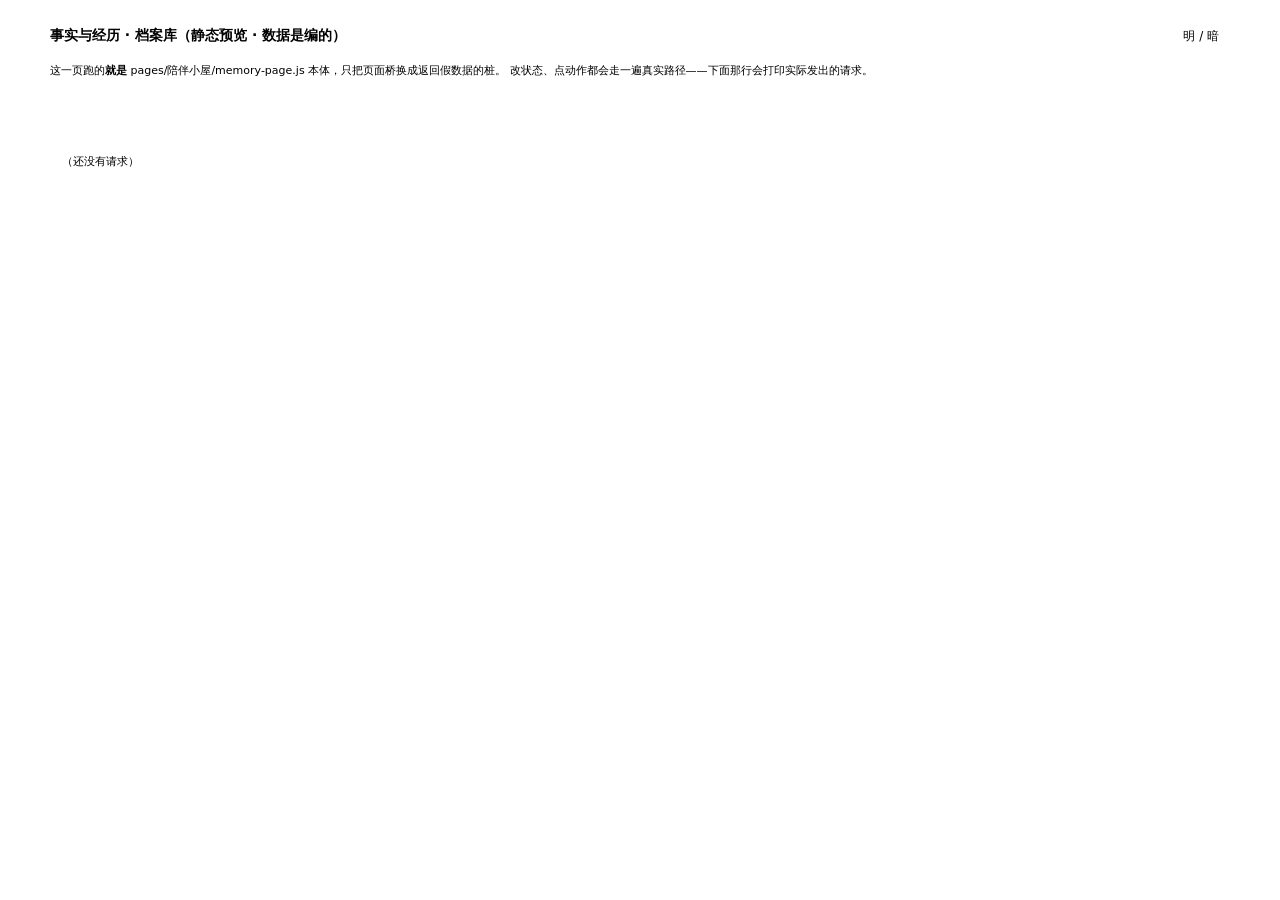
<file: tools/memory_preview.tpl.html>
<!DOCTYPE html>
<html lang="zh-CN" data-theme="courtyard">
<head>
<meta charset="utf-8">
<meta name="viewport" content="width=device-width,initial-scale=1">
<title>事实与经历 · 档案库（静态预览）</title>
<style>
/* tokens.css 的庭院与夜读两套，内联让预览自包含。
   真页面读 tokens.css，六套主题都能切；预览带两套足够看明暗对比。
   页面样式里没有一个写死的色值，所以明暗切换是整页跟着变。 */
/*__THEMES__*/
*{box-sizing:border-box}
body{margin:0;background:var(--t-canvas);color:var(--t-text);
  font:14px/1.7 MiSans,"Microsoft YaHei","PingFang SC",system-ui,sans-serif;
  padding:20px;transition:background .3s,color .3s}
.wrap{max-width:1180px;margin:0 auto}
.bar{display:flex;align-items:center;gap:10px;margin-bottom:16px;flex-wrap:wrap}
.bar h1{font-size:14px;font-weight:600;margin:0 auto 0 0;color:var(--t-text-strong)}
.bar button{font:inherit;font-size:12px;padding:6px 11px;border-radius:6px;cursor:pointer;
  color:var(--t-text);background:var(--t-surface);border:1px solid var(--t-line-firm)}
.bar button:hover{background:var(--t-surface-soft)}
.bar .hint{font-size:11px;color:var(--t-text-faint);width:100%;margin:0}
/* 预览划一条边界：框内是页面本体。 */
#memoryWorkspace{border:1px dashed var(--t-line-firm);border-radius:9px;padding:16px;
  background:var(--t-surface-soft)}
.log{
  margin-top:14px;padding:10px 12px;border-radius:6px;
  background:var(--t-surface-sunken);color:var(--t-text-faint);
  font:11px/1.7 ui-monospace,SFMono-Regular,Menlo,monospace;
  max-height:120px;overflow:auto;white-space:pre-wrap;
}
/* ===== memory-page.css 原样内联 ===== */
/*__CSS__*/
</style>
</head>
<body>
<div class="wrap">
  <div class="bar">
    <h1>事实与经历 · 档案库（静态预览 · 数据是编的）</h1>
    <button id="theme">明 / 暗</button>
    <p class="hint">这一页跑的<b>就是</b> pages/陪伴小屋/memory-page.js 本体，只把页面桥换成返回假数据的桩。
      改状态、点动作都会走一遍真实路径——下面那行会打印实际发出的请求。</p>
  </div>
  <section id="memoryWorkspace" aria-label="事实与经历工作区"></section>
  <div class="log" id="log">（还没有请求）</div>
</div>

<script>
/* 假页面桥。形状照真实 SDK：apiGet / apiPost 返回 Promise，回执是 {status,data} 信封。
   契约要点：路由必须是**插件相对路径**（不带插件目录名），真宿主会自己拼回去。 */
const REPLY = __PAYLOAD__;
const log = document.getElementById('log');
/* 请求记录：供 tools/check_memory_preview.cjs 断言，也打印在页面上。 */
window.__requests = [];
let lines = [];
function note(text) {
  window.__requests.push(text);
  lines.unshift(text);
  log.textContent = lines.slice(0, 12).join('\n');
}
function envelope(value) {
  return new Promise(resolve => setTimeout(() => resolve({status: 'ok', data: value}), 110));
}
window.AstrBotPluginPage = {
  ready: () => Promise.resolve({pluginName: 'astrbot_plugin_private_companion_v2'}),
  apiGet: (route, query) => {
    note('GET  ' + route + (query && Object.keys(query).length ? '  ' + JSON.stringify(query) : ''));
    if (route === 'page/targets') return envelope(JSON.parse(JSON.stringify(REPLY.catalog)));
    if (/\/reflections$/.test(route)) {
      if (query && query.batch_id) {
        const batch = REPLY.batches.items.find(b => b.batch_id === query.batch_id);
        return batch ? envelope(JSON.parse(JSON.stringify(batch))) : envelope({});
      }
      return envelope(JSON.parse(JSON.stringify(REPLY.batches)));
    }
    /* 版本历史是**按需**单独读的（点开详情里的历史才发），不随详情下发。 */
    if (/\/revisions$/.test(route)) {
      return envelope({items: JSON.parse(JSON.stringify(REPLY.revisions))});
    }
    /* 事实流：第一页给游标，第二页收尾——好让"预读多页"真的走两跳。 */
    if (!query || !query.after_id) {
      return envelope({items: JSON.parse(JSON.stringify(REPLY.facts.items)),
                       next_cursor: 'cursor-2', context_mode: 'default'});
    }
    return envelope({items: [], next_cursor: null, context_mode: 'default'});
  },
  apiPost: (route, values) => {
    note('POST ' + route + '  ' + JSON.stringify(values || {}));
    /* 详情与来源都是 POST（要带 atom_id + revision 做版本校验），不是 GET。
       详情**必须**带 sources 数组（页面拿它做响应校验），并回显 revision——
       两者缺一，selectFact 会判定 invalid_response 而整个详情作废。 */
    if (/\/detail$/.test(route)) {
      const item = REPLY.facts.items.find(f => f.atom_id === values.atom_id)
        || REPLY.facts.items[0];
      const detail = JSON.parse(JSON.stringify(item));
      detail.revision = values.revision;
      return envelope({item: detail,
                       sources: JSON.parse(JSON.stringify(REPLY.sources))});
    }
    if (/\/source$/.test(route)) return envelope(JSON.parse(JSON.stringify(REPLY.source)));
    return envelope({revision: 4, result: {}, changed: 1});
  },
};
window.CompanionProduct = {
  hosted: () => true,
  selection: () => null,
  choose: () => {},
  role: () => ({role_id: 'role-1',
    memory_api: '/astrbot_plugin_private_companion_v2/memory'}),
  bridgeNow: () => window.AstrBotPluginPage,
  bridgeFor: () => Promise.resolve(window.AstrBotPluginPage),
};
</script>
<script>
/* ===== memory-page.js 原样内联（预览与真页面同一个文件） ===== */
/*__JS__*/
</script>
<script>
window.CompanionMemoryPage.mount(document.getElementById('memoryWorkspace'));

document.getElementById('theme').onclick = () => {
  const root = document.documentElement;
  root.dataset.theme = root.dataset.theme === 'courtyard' ? 'night' : 'courtyard';
};
</script>
</body>
</html>
</file>
<file: pages/陪伴中心/tokens.css>
:root {
  --bg: #f4f3f0;
  --surface: #faf9f7;
  --surface-raised: #ffffff;
  --line: #e7e4de;
  --line-strong: #d9d5cd;
  --text: #141311;
  --muted: #6b6760;
  --muted-light: #969087;
  --amber: #d99a16;
  --amber-soft: #f8edcf;
  --amber-wash: #fff8e8;
  --danger: #6b6760;
  --radius-sm: 8px;
  --radius-md: 12px;
  --radius-lg: 16px;
  --shadow: 0 8px 24px rgba(35, 29, 18, .035);
  --font: -apple-system, BlinkMacSystemFont, "PingFang SC", "Microsoft YaHei", "Segoe UI", sans-serif;
}

* { box-sizing: border-box; }
html, body { margin: 0; min-height: 100%; }
body { background: var(--bg); color: var(--text); font: 15px/1.65 var(--font); -webkit-font-smoothing: antialiased; }
button, input, select, textarea { font: inherit; }
button, select { cursor: pointer; }
button:focus-visible, input:focus-visible, select:focus-visible, textarea:focus-visible, a:focus-visible {
  outline: 2px solid var(--amber); outline-offset: 2px;
}
[hidden] { display: none !important; }
</file>
<file: pages/陪伴中心/shell.css>
.console-shell { min-height: 100vh; display: flex; }
.console-sidebar { width: 224px; flex: 0 0 224px; padding: 24px 14px; border-right: 1px solid var(--line); background: var(--surface); }
.brand { display: flex; align-items: center; gap: 10px; height: 38px; padding: 0 12px 22px; margin-bottom: 12px; font-size: 16px; font-weight: 760; letter-spacing: .02em; }
.brand-mark { width: 26px; height: 26px; display: grid; place-items: center; border-radius: 9px; color: var(--amber); background: var(--amber-soft); font-size: 13px; font-weight: 800; }
.nav-list, .subnav { display: grid; gap: 3px; margin: 0; padding: 0; list-style: none; }
.nav-section { margin: 7px 0; }
.nav-primary, .nav-home, .nav-secondary { width: 100%; border: 0; text-align: left; color: var(--muted); background: transparent; }
.nav-primary, .nav-home { min-height: 40px; display: flex; align-items: center; gap: 10px; padding: 0 12px; border-radius: var(--radius-sm); }
.nav-primary:hover, .nav-home:hover, .nav-secondary:hover { color: var(--text); background: #f3f0ea; }
.nav-primary.is-active, .nav-home.is-active { position: relative; color: var(--amber); background: var(--amber-soft); font-weight: 700; }
.nav-primary.is-active::before, .nav-home.is-active::before { content: ""; position: absolute; left: 0; top: 8px; bottom: 8px; width: 3px; border-radius: 0 3px 3px 0; background: var(--amber); }
.nav-icon { width: 20px; height: 20px; display: grid; place-items: center; flex: 0 0 20px; }
.nav-icon .ui-icon { display: block; width: 20px; height: 20px; }
.nav-secondary { min-height: 32px; padding: 0 12px 0 39px; border-radius: 7px; font-size: 13px; }
.nav-secondary.is-active { color: var(--amber); font-weight: 700; }
.nav-secondary::before { content: ""; display: inline-block; width: 3px; height: 3px; margin-right: 8px; vertical-align: middle; border-radius: 50%; background: currentColor; opacity: .45; }
.mobile-menu { display: none; }
.console-main { min-width: 0; flex: 1; }
.console-topbar { min-height: 82px; display: flex; align-items: center; justify-content: space-between; gap: 18px; padding: 20px 34px; border-bottom: 1px solid var(--line); background: rgba(250,249,247,.78); }
.page-heading { min-width: 0; }
.page-heading h1 { margin: 0; font-size: 22px; line-height: 1.25; letter-spacing: -.02em; }
.page-heading p { margin: 4px 0 0; color: var(--muted); font-size: 12px; }
.top-controls { display: flex; align-items: center; justify-content: flex-end; gap: 12px; flex-wrap: wrap; }
.object-select { min-width: 190px; height: 36px; padding: 0 32px 0 11px; border: 1px solid var(--line-strong); border-radius: var(--radius-sm); color: var(--text); background: var(--surface-raised); }
.segmented { display: inline-flex; padding: 3px; border: 1px solid var(--line); border-radius: 9px; background: #f0eee9; }
.segmented button { min-height: 29px; padding: 0 12px; border: 0; border-radius: 6px; color: var(--muted); background: transparent; font-size: 12px; }
.segmented button.is-active { color: var(--amber); background: var(--surface-raised); box-shadow: 0 1px 3px rgba(35,29,18,.08); font-weight: 700; }
.console-content { width: min(920px, 100%); margin: 0 auto; padding: 34px; }
.page-stack { display: grid; gap: 16px; }
.console-card { overflow: hidden; border: 1px solid var(--line); border-radius: var(--radius-lg); background: var(--surface); box-shadow: var(--shadow); }
.card-title { display: flex; align-items: center; justify-content: space-between; gap: 12px; padding: 18px 20px 13px; font-size: 15px; font-weight: 760; }
.card-title small { color: var(--muted-light); font-size: 12px; font-weight: 500; }
.card-body { padding: 0 20px 7px; }
.ui-row { min-height: 58px; display: grid; grid-template-columns: minmax(150px, 1fr) minmax(240px, 1.25fr); align-items: center; gap: 24px; border-top: 1px solid var(--line); }
.ui-label { color: var(--text); }
.ui-control { min-width: 0; display: flex; justify-content: flex-end; align-items: center; }
.ui-input, .ui-select { width: min(100%, 320px); height: 35px; padding: 0 10px; border: 1px solid var(--line-strong); border-radius: 7px; color: var(--text); background: var(--surface-raised); }
.ui-textarea { width: min(100%, 420px); min-height: 74px; resize: vertical; padding: 9px 10px; border: 1px solid var(--line-strong); border-radius: 7px; color: var(--text); background: var(--surface-raised); }
.ui-input:disabled, .ui-select:disabled, .ui-textarea:disabled { color: var(--muted-light); background: #f1efeb; cursor: not-allowed; }
.ui-switch { width: 40px; height: 24px; padding: 2px; border: 0; border-radius: 999px; background: #d9d5cd; transition: background .16s ease; }
.ui-switch::after { content: ""; display: block; width: 20px; height: 20px; border-radius: 50%; background: var(--surface-raised); box-shadow: 0 1px 3px rgba(0,0,0,.14); transition: transform .16s ease; }
.ui-switch.is-on { background: var(--amber); }
.ui-switch.is-on::after { transform: translateX(16px); }
.ui-unit { position: relative; width: min(100%, 320px); }
.ui-unit .ui-input { width: 100%; padding-right: 48px; }
.ui-unit-label { position: absolute; top: 50%; right: 10px; transform: translateY(-50%); color: var(--muted); font-size: 12px; pointer-events: none; }
.ui-max-turns { display: flex; align-items: center; justify-content: flex-end; gap: 10px; }
.ui-max-turns .ui-unit { width: 138px; }
.ui-max-turns .ui-switch { flex: 0 0 auto; }
.ui-unlimited-label { color: var(--muted); font-size: 12px; }
.ui-tags { width: min(100%, 420px); min-height: 35px; display: flex; align-items: center; flex-wrap: wrap; gap: 6px; padding: 5px 8px; border: 1px solid var(--line-strong); border-radius: 7px; background: var(--surface-raised); }
.ui-tags input { order: 2; flex: 1 0 80px; min-width: 80px; height: 24px; border: 0; outline: 0; color: var(--text); background: transparent; }
.ui-tag { display: inline-flex; align-items: center; gap: 5px; padding: 3px 7px; border-radius: 5px; color: var(--amber); background: var(--amber-soft); font-size: 12px; }
.ui-tag button { padding: 0; border: 0; color: inherit; background: transparent; line-height: 1; }
.ui-savebar { display: flex; align-items: center; justify-content: flex-end; gap: 12px; min-height: 56px; margin-top: 2px; }
.ui-savebar button { min-width: 76px; height: 36px; border: 0; border-radius: 8px; color: #fff; background: var(--amber); font-weight: 700; }
.ui-savebar button:disabled { opacity: .45; cursor: not-allowed; }
.ui-save-state { color: var(--muted); font-size: 12px; }
.ui-save-state.is-ok { color: #81704d; }
.ui-save-state.is-error { color: var(--muted); }
.ui-hint { margin: 0 0 8px; color: var(--muted); font-size: 12px; line-height: 1.6; }
.ui-link { color: var(--amber); text-decoration: none; font-weight: 650; }
details[data-more] > summary { list-style: none; cursor: pointer; user-select: none; }
details[data-more] > summary::-webkit-details-marker { display: none; }
.more-title { display: inline-flex; align-items: center; gap: 8px; }
.more-chevron { display: inline-block; color: var(--muted); font-size: 17px; line-height: 1; transition: transform .16s ease; }
details[data-more][open] .more-chevron { transform: rotate(180deg); }
.ui-fold-card > summary, .ui-more > summary { list-style: none; cursor: pointer; user-select: none; }
.ui-fold-card > summary::-webkit-details-marker, .ui-more > summary::-webkit-details-marker { display: none; }
.ui-fold-card > summary { position: relative; }
.ui-fold-card > summary .more-chevron { margin-left: auto; }
.ui-fold-card[open] > summary .more-chevron, .ui-more[open] > summary .more-chevron { transform: rotate(180deg); }
.ui-more { margin-top: 8px; border-top: 1px solid var(--line); }
.ui-more > summary { display: flex; align-items: center; justify-content: space-between; min-height: 42px; color: var(--muted); font-size: 13px; }
.ui-more-body { padding-bottom: 7px; }
.more-title { display: inline-flex; align-items: center; gap: 8px; }
.more-chevron { display: inline-block; color: var(--muted); font-size: 17px; line-height: 1; transition: transform .16s ease; }
.ui-status-badge { display: inline-flex; align-items: center; min-height: 24px; padding: 2px 8px; border-radius: 999px; color: var(--muted); background: #efede8; font-size: 11px; white-space: nowrap; }
.ui-status-badge.is-ok, .ui-status-badge.is-ready { color: #5e734f; background: #edf4e8; }
.ui-status-badge.is-warn { color: #997018; background: var(--amber-soft); }
.ui-status-badge.is-danger, .ui-status-badge.is-error { color: #8c6c58; background: #f5e9e2; }
.ui-action-button { min-height: 34px; padding: 0 13px; border: 0; border-radius: 8px; color: #fff; background: var(--amber); font-weight: 700; }
.ui-action-button.is-secondary { color: var(--text); background: var(--surface-raised); border: 1px solid var(--line-strong); }
.ui-action-button.is-danger { background: #8c6c58; }
.ui-action-button.is-small { min-height: 29px; padding: 0 9px; font-size: 12px; }
.ui-action-button:disabled { opacity: .45; cursor: not-allowed; }
.ui-dialog { width: min(480px, calc(100vw - 32px)); padding: 0; border: 1px solid var(--line); border-radius: 14px; color: var(--text); background: var(--surface); box-shadow: 0 18px 60px rgba(35,29,18,.18); }
.ui-dialog::backdrop { background: rgba(20,19,17,.22); }
.ui-dialog form { padding: 20px; }
.ui-dialog header { display: flex; align-items: center; justify-content: space-between; gap: 12px; }
.ui-dialog h2 { margin: 0; font-size: 17px; }
.ui-dialog header button { border: 0; color: var(--muted); background: transparent; font-size: 22px; }
.ui-dialog-body { color: var(--muted); font-size: 13px; }
.ui-dialog footer { display: flex; justify-content: flex-end; gap: 8px; margin-top: 16px; }
.ui-list-detail { display: grid; grid-template-columns: 260px minmax(0, 1fr); gap: 18px; align-items: start; }
.ui-list-detail-list { position: sticky; top: 20px; min-width: 0; }
.ui-list-detail-detail { min-width: 0; }
.system-check-row { display: inline-flex; align-items: center; gap: 9px; min-width: 0; }
.system-check-row input { accent-color: var(--amber); }
.system-check-row span { display: grid; gap: 2px; min-width: 0; }
.placeholder-card { padding: 22px 20px; }
.placeholder-card h2 { margin: 0; font-size: 15px; }
.placeholder-card p { margin: 8px 0 0; color: var(--muted); }
.page-empty { padding: 38px 0; color: var(--muted); text-align: center; }
.page-loading { padding: 40px 0; color: var(--muted); text-align: center; }
@media (max-width: 980px) { .console-topbar { align-items: flex-start; flex-direction: column; } .top-controls { justify-content: flex-start; } }
@media (max-width: 759px) {
  .console-shell { display: block; }
  .console-sidebar { position: fixed; z-index: 20; inset: 0 auto 0 0; width: min(280px, 84vw); transform: translateX(-102%); transition: transform .18s ease; box-shadow: 12px 0 30px rgba(35,29,18,.12); }
  .console-shell.nav-open .console-sidebar { transform: translateX(0); }
  .mobile-menu { position: fixed; z-index: 30; top: 12px; left: 12px; display: grid; place-items: center; width: 40px; height: 40px; border: 1px solid var(--line); border-radius: 9px; color: var(--amber); background: var(--surface); font-size: 20px; }
  .console-topbar { padding: 70px 18px 18px; }
  .console-content { padding: 22px 16px 30px; }
  .top-controls, .object-select { width: 100%; }
  .segmented { width: 100%; }
  .segmented button { flex: 1; }
  .ui-row { grid-template-columns: 1fr; gap: 7px; padding: 13px 0; }
  .ui-control, .ui-input, .ui-select, .ui-textarea, .ui-tags { width: 100%; justify-content: flex-start; }
  .ui-switch { margin-left: auto; }
}
@media (prefers-reduced-motion: reduce) { *, *::before, *::after { scroll-behavior: auto !important; transition-duration: .01ms !important; } }
</file>
<file: pages/陪伴小屋/workspaces/host/style.css>
@charset "UTF-8";
:root {
  color-scheme: light;
  --page: #f5f5fa;
  --surface: #ffffff;
  --surface-muted: #fafaff;
  --ink: #3b3e52;
  --muted: #6c7086;
  --ink-soft: #9a9db5;
  --line: #ececf4;
  --line-strong: #e0e0ec;
  --accent: #4f53a8;
  --accent-strong: #6c73bb;
  --accent-soft: #eceefb;
  --green: #3f8a68;
  --green-soft: #e8f4ee;
  --amber: #a97b1c;
  --amber-soft: #fdf3e0;
  --danger: #a94f4a;
  --danger-soft: #fbeceb;
  --shadow: 0 1px 2px rgba(59, 62, 82, .04), 0 8px 24px rgba(59, 62, 82, .06);
  --ease-out: cubic-bezier(.22, .8, .2, 1);
  --ease-spring: cubic-bezier(.2, .8, .2, 1);
  font-family: "MiSans", "PingFang SC", "Microsoft YaHei", system-ui, "Segoe UI", sans-serif;
  background: var(--page);
  color: var(--ink);
}
/* The host can be previewed on its own, so keep the same four palettes as the
   cottage. Explicit data-theme values always win over the OS preference. */
:root[data-theme="mist"] {
  color-scheme: light;
}
:root[data-theme="night"] {
  color-scheme: dark;
  --page: #14151e;
  --surface: #1c1e29;
  --surface-muted: #212332;
  --ink: #e6e7f0;
  --muted: #a9acc2;
  --ink-soft: #7e8298;
  --line: #2a2d3c;
  --line-strong: #343850;
  --accent: #a5abf2;
  --accent-strong: #8b91e0;
  --accent-soft: #272a45;
  --green: #6cc39c;
  --green-soft: rgba(108, 195, 156, .14);
  --amber: #e6bd63;
  --amber-soft: rgba(230, 189, 99, .14);
  --danger: #e88b85;
  --danger-soft: rgba(232, 139, 133, .14);
  --shadow: 0 1px 2px rgba(0, 0, 0, .3), 0 10px 28px rgba(0, 0, 0, .28);
}
:root[data-theme="grove"] {
  color-scheme: light;
  --page: #f3f7f3;
  --surface: #ffffff;
  --surface-muted: #f8fbf7;
  --ink: #293a32;
  --muted: #61736a;
  --ink-soft: #8b9a90;
  --line: #dfe8e0;
  --line-strong: #cfdccf;
  --accent: #39734f;
  --accent-strong: #4c8b63;
  --accent-soft: #e8f1e8;
  --green: #39734f;
  --green-soft: #e5f1e7;
  --amber: #9a6b25;
  --amber-soft: #f8f0df;
  --danger: #a34c43;
  --danger-soft: #f8eae7;
  --shadow: 0 1px 2px rgba(41, 58, 50, .04), 0 8px 24px rgba(41, 58, 50, .06);
}
:root[data-theme="coral"] {
  color-scheme: light;
  --page: #fbf4f1;
  --surface: #ffffff;
  --surface-muted: #fff9f6;
  --ink: #443633;
  --muted: #796760;
  --ink-soft: #a18e86;
  --line: #efe1db;
  --line-strong: #e2cfc6;
  --accent: #b65d4c;
  --accent-strong: #c87561;
  --accent-soft: #fae9e1;
  --green: #4d8068;
  --green-soft: #eaf2ec;
  --amber: #9c7025;
  --amber-soft: #fbf0df;
  --danger: #a94f4a;
  --danger-soft: #fbeceb;
  --shadow: 0 1px 2px rgba(68, 54, 51, .04), 0 8px 24px rgba(68, 54, 51, .06);
}
@media (prefers-color-scheme: dark) {
  :root:not([data-theme]) {
    --page: #14151e;
    --surface: #1c1e29;
    --surface-muted: #212332;
    --ink: #e6e7f0;
    --muted: #a9acc2;
    --ink-soft: #7e8298;
    --line: #2a2d3c;
    --line-strong: #343850;
    --accent: #a5abf2;
    --accent-strong: #8b91e0;
    --accent-soft: #272a45;
    --green: #6cc39c;
    --green-soft: rgba(108, 195, 156, .14);
    --amber: #e6bd63;
    --amber-soft: rgba(230, 189, 99, .14);
    --danger: #e88b85;
    --danger-soft: rgba(232, 139, 133, .14);
    --shadow: 0 1px 2px rgba(0, 0, 0, .3), 0 10px 28px rgba(0, 0, 0, .28);
  }
}
* { box-sizing: border-box; }
body { margin: 0; min-width: 320px; background: var(--page); }
button { font: inherit; }
.shell { width: min(1180px, calc(100% - 40px)); margin: 0 auto; padding: 30px 0 64px; }
.topbar, .panel-heading { display: flex; align-items: flex-start; justify-content: space-between; gap: 24px; }
.topbar { margin-bottom: 20px; }
.eyebrow { margin: 0 0 8px; color: var(--accent); font-size: 11px; font-weight: 750; letter-spacing: .12em; }
.eyebrow span { padding: 0 5px; color: var(--muted); }
h1, h2, h3, p { overflow-wrap: anywhere; }
h1 { margin: 0; font-size: clamp(25px, 4vw, 34px); line-height: 1.22; letter-spacing: 0; }
.intro { max-width: 610px; margin: 9px 0 0; color: var(--muted); font-size: 13px; line-height: 1.7; }
.connection { flex: 0 0 auto; margin-top: 6px; padding: 7px 11px; border: 1px solid var(--line-strong); border-radius: 999px; background: var(--surface); color: var(--muted); font-size: 12px; box-shadow: var(--shadow); transition: border-color .3s var(--ease-out), background .3s var(--ease-out), color .3s var(--ease-out), box-shadow .3s var(--ease-out); }
.connection::before { display: inline-block; width: 7px; height: 7px; margin: 0 7px 1px 0; border-radius: 50%; background: currentColor; content: ""; }
.connection[data-state="ready"] { color: var(--green); border-color: color-mix(in srgb, var(--green) 34%, var(--line)); background: var(--green-soft); }
.connection[data-state="loading"] { color: var(--amber); border-color: color-mix(in srgb, var(--amber) 34%, var(--line)); background: var(--amber-soft); }
.connection[data-state="error"] { color: var(--danger); border-color: color-mix(in srgb, var(--danger) 30%, var(--line)); background: var(--danger-soft); }
.notice { margin: 0 0 14px; padding: 11px 13px; border: 1px solid var(--line); border-radius: 10px; background: var(--surface-muted); color: var(--muted); font-size: 13px; line-height: 1.6; box-shadow: none; }
.notice[data-kind="error"] { border-color: color-mix(in srgb, var(--danger) 35%, var(--line)); background: var(--danger-soft); color: var(--danger); }
.status-panel, .actions-panel { position:relative; overflow:hidden; border:1px solid var(--line); border-radius:16px; background:var(--surface); box-shadow:var(--shadow); }
.panel-heading { align-items: center; }
.status-actions { display: flex; align-items: center; justify-content: flex-end; gap: 8px; }
.status-actions [hidden] { display: none; }
.panel-heading h2 { margin: 0; font-size: 19px; line-height: 1.35; }
.panel-heading .eyebrow { margin-bottom: 5px; }
.status-grid { display: grid; grid-template-columns: repeat(4, minmax(0, 1fr)); gap: 10px; margin: 18px 0 15px; }
.status-grid > div { min-width: 0; padding: 12px 13px; border: 1px solid var(--line); border-radius: 10px; background: var(--surface-muted); }
dt { margin-bottom: 6px; color: var(--muted); font-size: 11.5px; }
dd { margin: 0; font-size: 14px; font-weight: 680; line-height: 1.45; word-break: break-word; }
.safety-note, .permission-note { margin: 0; color: var(--muted); font-size: 12px; line-height: 1.6; }
.safety-note::before { margin-right: 7px; color: var(--accent); content: "●"; font-size: 9px; vertical-align: 1px; }
.actions-panel { margin-top:14px; padding:19px 20px 16px; }
.probe-state { flex: 0 0 auto; color: var(--muted); font-size: 12px; text-align: right; }
.action-grid { display: grid; grid-template-columns: repeat(3, minmax(0, 1fr)); gap: 10px; margin: 18px 0 17px; }
.action-item { display: flex; min-width: 0; flex-direction: column; align-items: flex-start; min-height: 196px; padding: 14px; border: 1px solid var(--line); border-radius: 10px; background: var(--surface-muted); transition: border-color .3s var(--ease-out), background .3s var(--ease-out), box-shadow .3s var(--ease-out), transform .3s var(--ease-out); }
.action-item:hover { border-color: var(--accent-strong); background: var(--surface); transform: translateY(-1px); }
.action-item:focus-within { border-color: var(--accent-strong); background: var(--surface); box-shadow: 0 10px 26px color-mix(in srgb, var(--accent) 10%, transparent); transform: translateY(-1px); }
.action-mark { color: var(--accent); font-size: 11px; font-weight: 750; }
.action-item h3 { margin: 14px 0 6px; font-size: 14px; }
.action-item p { flex: 1; margin: 0 0 16px; color: var(--muted); font-size: 12px; line-height: 1.65; }
.button { position: relative; min-height: 38px; padding: 8px 12px; border: 1px solid var(--line-strong); border-radius: 9px; background: var(--surface); color: var(--ink); font-size: 12px; font-weight: 650; cursor: pointer; transition: background .2s var(--ease-out), border-color .2s var(--ease-out), box-shadow .2s var(--ease-out), transform .2s var(--ease-out), color .2s var(--ease-out); }
.button:hover:not(:disabled) { border-color: var(--accent); background: var(--accent-soft); }
.button:active:not(:disabled) { transform: translateY(1px); }
.button:focus-visible { outline: 3px solid color-mix(in srgb, var(--accent) 46%, transparent); outline-offset: 2px; }
.button:disabled { cursor: not-allowed; opacity: .48; }
.button.is-loading { color: transparent !important; cursor: wait; pointer-events: none; }
.button.is-loading:disabled { opacity: 1; }
.button.is-loading::after { position: absolute; top: 50%; left: 50%; width: 15px; height: 15px; border: 2px solid color-mix(in srgb, var(--accent) 20%, transparent); border-top-color: var(--accent); border-radius: 50%; content: ""; transform: translate(-50%, -50%); animation: spin .75s linear infinite; }
.button-primary.is-loading::after { border-color: rgba(255, 255, 255, .35); border-top-color: #fff; }
.button-danger.is-loading::after { border-color: color-mix(in srgb, var(--danger) 20%, transparent); border-top-color: var(--danger); }
.button-primary { border-color: var(--accent); background: var(--accent); color: #fff; box-shadow: 0 4px 10px color-mix(in srgb, var(--accent) 18%, transparent); }
.button-primary:hover:not(:disabled) { border-color: var(--accent-strong); background: var(--accent-strong); color: #fff; }
.button-quiet { background: transparent; }
.button-danger { border-color: color-mix(in srgb, var(--danger) 44%, var(--line)); color: var(--danger); }
.button-danger:hover:not(:disabled) { border-color: var(--danger); background: var(--danger-soft); }
.permission-note { padding-top: 14px; border-top: 1px solid var(--line); }
.status-panel button:focus-visible,.actions-panel button:focus-visible,dialog button:focus-visible{outline:2px solid var(--accent-strong);outline-offset:3px}
.button-quiet{background:transparent;color:var(--muted)}
.button-quiet:hover:not(:disabled){background:var(--accent-soft);color:var(--accent)}
.button-danger{background:transparent}
.action-mark{color:var(--accent)}
.probe-state{color:var(--ink-soft)}
.permission-note{color:var(--muted)}
dialog { width: min(440px, calc(100% - 32px)); padding: 0; border: 1px solid var(--line-strong); border-radius: 14px; background: var(--surface); color: var(--ink); box-shadow: 0 22px 80px rgba(33, 35, 54, .28); }
dialog::backdrop { background: rgba(25, 27, 45, .48); }
.confirm-form { padding: 21px; }
.confirm-form h2 { margin: 0 0 9px; font-size: 18px; }
.confirm-form > p:not(.eyebrow) { margin: 0; color: var(--muted); font-size: 13px; line-height: 1.7; }
.confirm-actions { display: flex; justify-content: flex-end; gap: 9px; margin-top: 22px; }
[aria-busy="true"] .status-grid { opacity: .58; }
@media (max-width: 820px) {
  .action-grid { grid-template-columns: repeat(2, minmax(0, 1fr)); }
  .status-grid { grid-template-columns: repeat(2, minmax(0, 1fr)); }
}
@media (max-width: 520px) {
  .shell { width: min(100% - 28px, 520px); padding: 30px 0 44px; }
  .topbar { gap: 10px; }
  .topbar, .panel-heading { flex-wrap: wrap; }
  .status-actions { width: 100%; }
  .connection { margin-top: 0; }
  .status-panel, .actions-panel { padding: 18px 15px 15px; }
  .action-grid { grid-template-columns: 1fr; gap: 9px; }
  .action-item { min-height: 0; }
  .probe-state { text-align: left; }
  .status-grid > div { padding: 11px 12px; }
  .action-item { padding: 13px; }
}
@media (prefers-reduced-motion: reduce) {
  *, *::before, *::after { scroll-behavior: auto !important; transition: none !important; animation: none !important; }
}

/* 账号连接人格，人格连接窗口；角色仅为人格分组框。 */
.topology-panel { margin-top: 14px; padding: 19px 20px 16px; border: 1px solid var(--line); border-radius: 14px; background: var(--surface); box-shadow: var(--shadow); }
.topology-heading { align-items: flex-start; }
.topology-intro { max-width: 620px; margin: 8px 0 0; color: var(--muted); font-size: 12px; line-height: 1.65; }
.topology-summary { display: flex; flex: 0 0 auto; flex-direction: column; align-items: flex-end; gap: 5px; color: var(--muted); font-size: 11px; text-align: right; }
.topology-mode { display: inline-flex; align-items: center; min-height: 26px; padding: 4px 9px; border: 1px solid var(--line-strong); border-radius: 999px; background: var(--surface-muted); color: var(--muted); font-weight: 700; transition: border-color .3s var(--ease-out), background .3s var(--ease-out), color .3s var(--ease-out), transform .3s var(--ease-out); }
.topology-mode::before { width: 6px; height: 6px; margin-right: 6px; border-radius: 50%; background: currentColor; content: ""; }
.topology-mode[data-state="ready"] { border-color: color-mix(in srgb, var(--green) 34%, var(--line)); background: var(--green-soft); color: var(--green); }
.topology-mode[data-state="empty"] { border-color: color-mix(in srgb, var(--amber) 34%, var(--line)); background: var(--amber-soft); color: var(--amber); }
.topology-counts { white-space: nowrap; }
.topology-note, .topology-footnote { margin: 14px 0 0; color: var(--muted); font-size: 12px; line-height: 1.6; }
.topology-footnote { padding-top: 13px; border-top: 1px solid var(--line); }
.topology-empty { display: grid; gap: 4px; margin-top: 14px; padding: 18px 16px; border: 1px dashed var(--line-strong); border-radius: 11px; background: var(--surface-muted); color: var(--muted); font-size: 12px; line-height: 1.6; animation: rise .42s var(--ease-out) both; }
.topology-empty[hidden], .topology-canvas[hidden] { display: none; }
.topology-empty strong { color: var(--ink); font-size: 13px; }
.topology-canvas { position: relative; display: grid; grid-template-columns: repeat(3, minmax(0, 1fr)); align-items: center; gap: clamp(14px, 3vw, 38px); min-height: 160px; margin-top: 17px; }
.topology-links { position: absolute; z-index: 2; inset: 0; width: 100%; height: 100%; overflow: hidden; pointer-events: none; }
.topology-column { position: relative; z-index: 1; min-width: 0; animation: topology-column-in .36s var(--ease-out) both; }
.topology-column:nth-of-type(2) { animation-delay: .04s; }
.topology-column:nth-of-type(3) { animation-delay: .08s; }
.topology-column-heading { display: flex; align-items: center; gap: 9px; min-height: 34px; margin-bottom: 9px; }
.topology-column-heading > span:last-child { display: grid; gap: 2px; min-width: 0; }
.topology-column-heading strong { font-size: 13px; line-height: 1.3; }
.topology-column-heading small { color: var(--muted); font-size: 10px; line-height: 1.3; }
.topology-column-index { display: grid; width: 25px; height: 25px; place-items: center; border: 1px solid var(--line-strong); border-radius: 8px; background: var(--accent-soft); color: var(--accent); font-size: 10px; font-weight: 800; }
.topology-list { display: grid; gap: 8px; }
.topology-session-list { max-height: 408px; padding: 2px 4px 2px 1px; overflow-y: auto; overscroll-behavior: contain; scrollbar-gutter: stable; }
.topology-session-filters { display: grid; grid-template-columns: repeat(3, minmax(0, 1fr)); gap: 2px; margin: 0 0 8px; padding: 2px; border: 1px solid var(--line); border-radius: 8px; background: var(--surface-muted); }
.topology-session-filter { min-width: 0; min-height: 30px; padding: 5px 4px; border: 0; border-radius: 6px; background: transparent; color: var(--muted); font: inherit; font-size: 11px; cursor: pointer; }
.topology-session-filter[aria-pressed="true"] { background: var(--surface); color: var(--ink); box-shadow: 0 1px 3px rgba(33, 35, 54, .12); }
.topology-session-filter:focus-visible { outline: 2px solid var(--accent-strong); outline-offset: 1px; }
.topology-session-filter-empty { margin: 0; padding: 12px 8px; border: 1px dashed var(--line-strong); border-radius: 8px; color: var(--muted); font-size: 11px; text-align: center; }
.topology-session-list::-webkit-scrollbar { width: 7px; }
.topology-session-list::-webkit-scrollbar-thumb { border: 2px solid transparent; border-radius: 999px; background: var(--line-strong); background-clip: padding-box; }
.topology-session-list::-webkit-scrollbar-track { background: transparent; }
.topology-node { position: relative; display: grid; width: 100%; min-height: 66px; padding: 10px 11px; border: 1px solid var(--line); border-radius: 10px; background: color-mix(in srgb, var(--surface) 93%, var(--accent-soft)); color: var(--ink); text-align: left; box-shadow: 0 1px 2px rgba(59, 62, 82, .04); cursor: pointer; will-change: transform, filter; transition: border-color .22s var(--ease-out), background .22s var(--ease-out), box-shadow .22s var(--ease-out), filter .22s var(--ease-out), transform .22s var(--ease-out); animation: topology-node-in .32s var(--ease-out) calc(.05s + var(--node-index, 0) * 28ms) both; }
.topology-node:hover { border-color: var(--accent-strong); background: var(--surface); box-shadow: 0 7px 18px rgba(79, 83, 168, .10); transform: translateY(-1px); }
.topology-node:focus-visible { outline: 3px solid color-mix(in srgb, var(--accent) 38%, transparent); outline-offset: 2px; }
.topology-node.is-active { border-color: var(--accent); background: var(--accent-soft); box-shadow: 0 8px 18px rgba(79, 83, 168, .14); }
.topology-node:active:not(:disabled) { transform: translateY(0) scale(.985); }
.topology-node.is-muted { border-color: var(--line); background: var(--surface-muted); color: var(--muted); filter: saturate(.45); }
.topology-node[data-topology-kind="account"]::before, .topology-node[data-topology-kind="session"]::before { position: absolute; top: 10px; bottom: 10px; left: -1px; width: 3px; border-radius: 0 3px 3px 0; background: var(--account-color, var(--accent)); content: ""; opacity: .9; }
.topology-node-head { display: flex; align-items: flex-start; justify-content: space-between; gap: 8px; }
.topology-node-title { min-width: 0; overflow: hidden; font-size: 12px; font-weight: 750; line-height: 1.4; text-overflow: ellipsis; white-space: nowrap; }
.topology-node-badge { flex: 0 0 auto; padding: 2px 5px; border-radius: 999px; background: var(--green-soft); color: var(--green); font-size: 9px; line-height: 1.25; }
.topology-node-badge.group { background: var(--amber-soft); color: var(--amber); }
.topology-node-badge.pinned { background: var(--accent-soft); color: var(--accent); }
.topology-node-meta { display: block; margin-top: 5px; overflow: hidden; color: var(--muted); font-size: 10px; line-height: 1.45; text-overflow: ellipsis; white-space: nowrap; }
.topology-node-detail { display: block; margin-top: 3px; overflow: hidden; color: var(--ink-soft); font-size: 10px; line-height: 1.4; text-overflow: ellipsis; white-space: nowrap; }
.topology-line { fill: none; stroke: color-mix(in srgb, var(--topology-account-color, var(--accent)) 42%, var(--line-strong)); stroke-width: 1.4; stroke-linecap: round; stroke-dasharray: 1; stroke-dashoffset: 0; opacity: .58; transition: opacity .24s var(--ease-out), stroke .24s var(--ease-out), stroke-width .24s var(--ease-out); animation: topology-draw .62s var(--ease-out) var(--line-delay, 0ms) both; }
.topology-line.is-muted { opacity: .12; }
.topology-line.is-active { stroke: var(--topology-account-color, var(--accent)); stroke-width: 2.4; opacity: .95; filter: drop-shadow(0 0 3px color-mix(in srgb, var(--topology-account-color, var(--accent)) 30%, transparent)); }
.topology-pagination { display: flex; align-items: center; justify-content: space-between; gap: 8px; margin-top: 9px; }
.topology-pagination[hidden] { display: none; }
.topology-pagination .button { min-height: 30px; padding: 5px 9px; font-size: 11px; }
.topology-pagination-label { min-width: 0; color: var(--muted); font-size: 10px; line-height: 1.4; text-align: center; }
@media (max-width: 760px) {
  .topology-summary { align-items: flex-start; text-align: left; }
  .topology-heading { gap: 12px; }
  .topology-canvas { grid-template-columns: 1fr; gap: 15px; }
  .topology-column:not(:last-child)::after { display: block; width: 1px; height: 13px; margin: 2px auto -3px; background: var(--line-strong); content: ""; }
  .topology-links { z-index: 0; }
  .topology-session-list { max-height: 374px; }
}
@media (max-width: 520px) {
  .topology-panel { padding: 18px 15px 15px; }
  .topology-heading, .topology-summary { align-items: flex-start; }
  .topology-summary { width: 100%; flex-direction: row; justify-content: space-between; }
}

/* === 显示维度 ===
   由 embedded-bridge.js 写入 <html data-*>，与主页面同名同值。
   工作区在 srcdoc 中加载，没有 base URL，所以这里必须是本文件的一部分，
   不能拆成外部 <link>；主题色板见本文件上方的 :root[data-theme=...]。 */
:root { --r-sm: 9px; --r-lg: 14px; --gap: 10px; --pad: 19px; --type-scale: 1; }
:root[data-radius="sharp"] { --r-sm: 4px; --r-lg: 7px; }
:root[data-radius="round"] { --r-sm: 14px; --r-lg: 22px; }
:root[data-density="compact"] { --gap: 7px; --pad: 14px; }
:root[data-density="roomy"] { --gap: 14px; --pad: 26px; }
:root[data-type-scale="s"] { --type-scale: .94; }
:root[data-type-scale="l"] { --type-scale: 1.08; }
:root[data-type-scale="xl"] { --type-scale: 1.18; }
:root[data-type-scale] body { font-size: calc(14px * var(--type-scale)); }
:root[data-radius] :is(.status-panel,.actions-panel,.action-item,.status-grid > div,.notice) { border-radius: var(--r-lg); }
:root[data-radius] :is(.button,dialog) { border-radius: var(--r-sm); }
:root[data-density] :is(.status-panel,.actions-panel) { padding: var(--pad) var(--pad) calc(var(--pad) - 3px); }
:root[data-density] :is(.action-grid,.status-grid) { gap: var(--gap); }
:root[data-motion="low"] *, :root[data-motion="low"] *::before, :root[data-motion="low"] *::after { transition-duration: .06s !important; animation-duration: .06s !important; }
:root[data-motion="off"] *, :root[data-motion="off"] *::before, :root[data-motion="off"] *::after {
  animation: none !important; transition: none !important; scroll-behavior: auto !important;
}

/* === 动效与质感层 ===
   与「关系与权限」工作区同一套语言：入场浮现、列表 stagger、悬停微位移、
   加载 shimmer 与对话浮现。全部尊重上方的 data-motion 维度与 reduced-motion。 */
@keyframes rise { from { opacity: .78; transform: translateY(6px); } to { opacity: 1; transform: none; } }
@keyframes fade { from { opacity: 0; } to { opacity: 1; } }
@keyframes shimmer { from { background-position: 200% 0; } to { background-position: -200% 0; } }
@keyframes float { 0%, 100% { transform: translateY(0); } 50% { transform: translateY(-4px); } }
@keyframes spin { to { transform: translate(-50%, -50%) rotate(360deg); } }
@keyframes status-pulse { 0%, 100% { box-shadow: 0 0 0 0 color-mix(in srgb, var(--amber) 0%, transparent); } 50% { box-shadow: 0 0 0 4px color-mix(in srgb, var(--amber) 16%, transparent); } }
@keyframes ready-pop { 0% { transform: scale(.97); } 70% { transform: scale(1.02); } 100% { transform: scale(1); } }
@keyframes value-pop { 0% { opacity: .45; transform: translateY(3px); } 65% { opacity: 1; transform: translateY(-1px); } 100% { opacity: 1; transform: none; } }
@keyframes topology-column-in { from { opacity: .88; transform: translateY(5px); } to { opacity: 1; transform: none; } }
@keyframes topology-node-in { from { opacity: .68; transform: translateY(5px) scale(.99); } to { opacity: 1; transform: none; } }
@keyframes topology-draw { from { stroke-dashoffset: 1; } to { stroke-dashoffset: 0; } }

.topbar { animation: rise .38s var(--ease-out) both; }
.status-panel, .topology-panel, .actions-panel { animation: rise .38s var(--ease-out) both; }
.status-panel { animation-delay: .04s; }
.topology-panel { animation-delay: .08s; }
.actions-panel { animation-delay: .12s; }
.status-grid > div { animation: rise .3s both; }
.status-grid > div:nth-child(2) { animation-delay: .03s; }
.status-grid > div:nth-child(3) { animation-delay: .06s; }
.status-grid > div:nth-child(n+4) { animation-delay: .09s; }
.action-item { transition: transform .3s var(--ease-spring), box-shadow .3s var(--ease-out), border-color .3s var(--ease-out); }
.action-item:hover { transform: translateY(-2px); border-color: var(--accent-strong);
  box-shadow: 0 2px 4px rgba(59,62,82,.06), 0 12px 30px rgba(79,83,168,.12); }
.notice { animation: rise .35s both; }
.binding-editor { margin: 18px 0; padding: 18px 0; border-top: 1px solid var(--line); border-bottom: 1px solid var(--line); background: var(--surface); }
.binding-editor-heading, .binding-footer, .editor-column-head { display:flex; align-items:center; justify-content:space-between; gap:12px; }
.binding-editor-heading h3 { margin:0; } .binding-editor-heading p { margin:4px 0 0; color:var(--muted,#71717d); }
.binding-options { display:flex; gap:12px; flex-wrap:wrap; margin:14px 0; } .binding-options label { display:grid; gap:5px; font-size:12px; color:var(--muted,#71717d); }
.binding-options select, .binding-row input, .binding-row select, .session-persona-field select { min-height:34px; min-width:0; max-width:100%; border:1px solid var(--line); border-radius:6px; padding:6px 8px; background:var(--surface); color:var(--ink); font:inherit; }
.binding-editor-columns { display:grid; grid-template-columns:repeat(3,minmax(0,1fr)); gap:12px; } .binding-editor-column { min-width:0; }
.binding-editor-columns.role-binding-layout { grid-template-columns:minmax(0,1fr); }
.binding-row { display:flex; flex-wrap:wrap; gap:6px; margin-top:8px; } .binding-row input:not([type="hidden"]), .binding-row select { flex:1 1 120px; min-width:0; } .binding-remove { padding:5px 8px; }
.role-binding-list { display:grid; gap:10px; margin-top:9px; }
.binding-filter { display:flex; align-items:center; gap:7px; color:var(--muted,#71717d); font-size:12px; }
.binding-filter input { accent-color:var(--accent); }
.account-binding-list { display:grid; gap:12px; margin-top:10px; }
.account-binding-card { min-width:0; padding:12px; border:1px solid var(--line-strong); border-radius:10px; background:var(--surface); }
.account-binding-heading { display:grid; grid-template-columns:minmax(0,1fr) auto auto; align-items:center; gap:8px; }
.account-binding-heading strong { min-width:0; overflow-wrap:anywhere; }
.account-binding-heading small { color:var(--muted); font-size:12px; overflow-wrap:anywhere; }
.account-role-list { display:grid; gap:9px; margin-top:10px; padding-left:12px; border-left:2px solid var(--line); }
.role-binding-card { min-width:0; padding:10px; border:1px solid var(--line); border-radius:8px; background:var(--surface-muted); }
.role-binding-heading { display:flex; min-width:0; align-items:center; gap:8px; }
.role-binding-heading input { min-width:0; min-height:34px; flex:1; padding:6px 8px; border:1px solid var(--line); border-radius:6px; background:var(--surface); color:var(--ink); font:inherit; }
.role-persona-choices { display:grid; grid-template-columns:repeat(auto-fit,minmax(175px,1fr)); gap:5px 10px; margin-top:9px; }
.role-persona-choice { display:flex; min-width:0; align-items:flex-start; gap:7px; padding:6px 2px; color:var(--ink-soft); font-size:12px; line-height:1.4; overflow-wrap:anywhere; }
.role-persona-choice[hidden], .role-persona-empty[hidden] { display:none; }
.topology-role-group { display:grid; min-width:0; gap:10px; padding:12px; border:1px solid var(--line-strong); border-radius:14px; background:color-mix(in srgb, var(--accent-soft) 36%, var(--surface)); transition:border-color .2s var(--ease-out), opacity .2s var(--ease-out); }
.topology-role-group.is-active { border-color:var(--accent); }
.topology-role-group.is-muted { opacity:.55; }
.topology-role-group.is-unassigned { border-style:dashed; background:transparent; }
.topology-role-heading { display:flex; min-width:0; width:100%; align-items:center; justify-content:space-between; gap:8px; padding:0; border:0; background:transparent; color:var(--ink); font:inherit; text-align:left; cursor:pointer; }
.topology-role-heading strong { min-width:0; overflow-wrap:anywhere; font-size:13px; }
.topology-role-heading > span { flex:0 0 auto; color:var(--muted); font-size:11px; }
.topology-role-heading:focus-visible { outline:2px solid var(--accent); outline-offset:4px; border-radius:3px; }
.topology-role-heading.is-active strong { color:var(--accent); }
.topology-personas { display:grid; min-width:0; gap:8px; }
.group-target-panel { display:grid; gap:10px; margin-top:18px; padding-top:16px; border-top:1px solid var(--line); }
.group-target-panel[hidden] { display:none; }
.group-target-panel .panel-heading { align-items:flex-start; margin:0; }
.group-target-panel h3 { margin:0; font-size:15px; }
.group-target-intro, .group-target-note { margin:5px 0 0; color:var(--muted); font-size:12px; line-height:1.5; }
.group-target-count, #group-target-state { color:var(--muted); font-size:12px; }
.group-target-list { display:grid; grid-template-columns:repeat(auto-fit,minmax(min(100%,260px),1fr)); gap:7px; }
.group-target-row { display:flex; min-width:0; align-items:flex-start; gap:9px; padding:10px; border:1px solid var(--line); border-radius:8px; background:var(--surface-muted); cursor:pointer; }
.group-target-row input { flex:0 0 auto; margin:2px 0 0; accent-color:var(--accent); }
.group-target-row input:disabled { cursor:not-allowed; }
.group-target-copy { display:grid; min-width:0; gap:3px; }
.group-target-copy strong { overflow-wrap:anywhere; font-size:12px; }
.group-target-copy small { color:var(--muted); font-size:10px; line-height:1.4; overflow-wrap:anywhere; }
.group-target-empty { grid-column:1/-1; margin:0; padding:11px; border:1px dashed var(--line-strong); border-radius:7px; color:var(--muted); font-size:12px; }
.group-target-footer { display:flex; align-items:center; justify-content:space-between; gap:12px; flex-wrap:wrap; }
.role-persona-choice input { flex:0 0 auto; margin:2px 0 0; accent-color:var(--accent); }
.role-persona-empty { grid-column:1 / -1; margin:0; color:var(--muted); font-size:11px; }
.binding-footer { margin-top:14px; color:var(--muted,#71717d); font-size:13px; }
.topology-toolbar { display:flex; align-items:center; justify-content:space-between; gap:12px; margin:12px 0; font-size:12px; color:var(--muted); }
.session-manager { border-top:1px solid var(--line); padding:16px 0 0; margin-top:18px; }
.session-manager h3 { margin:0; font-size:15px; overflow-wrap:anywhere; }
.session-manager .panel-heading { gap:12px; }
.session-manager-meta, #session-manager-state { margin:8px 0; color:var(--muted); font-size:12px; overflow-wrap:anywhere; }
.topology-pin-session { margin: 0 0 12px; }
.topology-pin-session[hidden] { display:none; }
.session-manager-form { display:flex; align-items:flex-end; gap:12px; flex-wrap:wrap; }
.session-persona-field { display:grid; gap:5px; min-width:0; flex:1 1 180px; max-width:360px; font-size:12px; color:var(--muted); }
.switch-row { display:flex; gap:8px; align-items:center; min-height:36px; font-size:12px; }
.switch-row input { accent-color:var(--accent); }
.session-manager-related, .editor-add-actions { display:flex; gap:6px; flex-wrap:wrap; }
.session-manager-related .button { max-width:100%; white-space:normal; overflow-wrap:anywhere; }
.session-group-network { min-width:0; margin:14px 0 16px; padding-top:13px; border-top:1px solid var(--line); }
.session-group-network[hidden] { display:none; }
.group-network-heading { display:flex; align-items:baseline; justify-content:space-between; gap:12px; }
.group-network-heading h4, .session-group-route h5, .session-group-members h6, .session-group-interactions h6, .session-group-unmatched h6 { margin:0; font-size:12px; }
.group-network-heading span, .group-network-state { color:var(--muted); font-size:10px; line-height:1.5; }
.group-network-state { margin:5px 0 9px; }
.session-group-network-content { display:grid; min-width:0; max-width:100%; gap:13px; }
.session-group-network-content > * { min-width:0; }
.session-group-network-route { display:grid; min-width:0; max-width:100%; overflow:hidden; gap:8px; }
.session-group-network-route + .session-group-network-route { padding-top:12px; border-top:1px solid var(--line); }
.group-network-metrics { display:flex; gap:8px 16px; flex-wrap:wrap; color:var(--muted); font-size:10px; }
.session-group-network-viewport { width:100%; min-width:0; max-width:100%; overflow:auto; border:1px solid var(--line); border-radius:5px; background:var(--surface-muted); scrollbar-color:var(--line-strong) transparent; }
.session-group-network-viewport svg { display:block; width:100%; min-width:684px; height:auto; }
.session-group-edge { fill:none; stroke:var(--accent); opacity:.55; vector-effect:non-scaling-stroke; }
.session-group-edge.tone-banter { stroke:var(--green); opacity:.72; }
.session-group-edge.tone-tension { stroke:var(--danger); opacity:.76; stroke-dasharray:5 4; }
.session-group-node rect { fill:var(--surface); stroke:var(--line-strong); stroke-width:1; }
.session-group-initial { fill:#fff; font-size:10px; font-weight:750; text-anchor:middle; }
.session-group-name { fill:var(--ink); font-size:12px; font-weight:700; }
.session-group-member-meta { fill:var(--muted); font-size:9px; }
.session-group-members, .session-group-interactions, .session-group-unmatched { display:grid; gap:6px; }
.session-group-member-list { display:grid; max-height:260px; overflow:auto; border-top:1px solid var(--line); }
.session-group-member { padding:7px 2px; border-bottom:1px solid var(--line); }
.session-group-member-identity { display:grid; min-width:0; gap:2px; }
.session-group-member-identity strong { overflow-wrap:anywhere; font-size:11px; }
.session-group-member-identity small, .session-group-interaction small, .session-group-unmatched-row small { color:var(--muted); font-size:10px; line-height:1.5; overflow-wrap:anywhere; }
.session-group-card-meta { color:var(--green)!important; }
.session-group-clue-meta { color:var(--amber)!important; }
.session-group-interaction-list { display:grid; border-top:1px solid var(--line); }
.session-group-interaction { display:flex; justify-content:space-between; align-items:baseline; gap:10px; padding:7px 2px; border-bottom:1px solid var(--line); }
.session-group-interaction strong { min-width:0; font-size:10px; overflow-wrap:anywhere; }
.session-group-interaction.tone-banter strong { color:var(--green); }
.session-group-interaction.tone-tension strong { color:var(--danger); }
.session-group-unmatched { padding:10px; border-left:2px solid var(--amber); background:var(--amber-soft); }
.session-group-unmatched-row { display:grid; gap:3px; }
.session-group-unmatched-row strong { font-size:10px; }
.session-group-unmatched-row p { margin:0; font-size:10px; overflow-wrap:anywhere; }
#close-session-manager { width:32px; height:32px; padding:0; flex:0 0 auto; font-size:18px; }
.session-manager-form[hidden], .session-manager[hidden], .binding-editor[hidden] { display:none; }
@media (max-width: 820px) { .binding-editor-columns, .binding-editor-columns.role-binding-layout { grid-template-columns:1fr; } .binding-editor-heading { align-items:flex-start; flex-direction:column; } }
@media (max-width: 480px) { .binding-footer { flex-wrap:wrap; } .session-persona-field { max-width:none; flex-basis:100%; } .session-manager-form { gap:8px; } .editor-column-head { align-items:flex-start; flex-wrap:wrap; } .account-binding-heading { grid-template-columns:minmax(0,1fr) auto; } .account-binding-heading small { grid-column:1 / -1; grid-row:2; } .role-binding-heading { flex-wrap:wrap; } .role-binding-heading input { flex-basis:140px; } .role-persona-choices { grid-template-columns:minmax(0,1fr); } .session-group-interaction { align-items:flex-start; flex-direction:column; gap:2px; } .group-target-panel .panel-heading { flex-direction:column; } .group-target-footer { align-items:flex-start; flex-direction:column; } }
.probe-state { transition: color .3s, background .3s; }
.connection[data-state="loading"]::before { animation: status-pulse 1.5s ease-in-out infinite; }
.connection[data-state="ready"] { animation: ready-pop .45s var(--ease-spring) both; }
.status-grid dd.is-updated { animation: value-pop .46s var(--ease-out) both; }
dialog[open] { animation: rise .3s var(--ease-out) both; }
dialog::backdrop { animation: fade .3s both; }

/* Keep long role keys and session names inside the three-column topology. */
.topology-node { box-sizing: border-box; min-width: 0; }
.topology-node-head { min-width: 0; flex-wrap: wrap; gap: 5px 8px; }
.topology-node-title { flex: 1 1 100%; overflow: visible; overflow-wrap: anywhere; text-overflow: clip; white-space: normal; }
.topology-node-meta, .topology-node-detail { min-width: 0; overflow: visible; overflow-wrap: anywhere; text-overflow: clip; white-space: normal; }
.role-binding-identity { display: grid; flex: 1 1 180px; min-width: 0; gap: 4px; }
.role-binding-identity strong { color: var(--ink); font-size: 13px; }
.role-binding-identity input { box-sizing: border-box; width: 100%; }
.role-binding-identity small { color: var(--muted); font-size: 10px; }


/* 首次启动的共享模型选择：账号与会话负责启动，模型与连接页负责启动后的任务路由。 */
.shared-model-panel { display: grid; gap: 12px; }
.shared-model-panel .panel-heading { margin-bottom: 0; }
.shared-model-intro { margin: 4px 0 0; color: var(--muted); font-size: 13px; line-height: 1.7; }
.shared-model-controls { display: flex; align-items: flex-end; flex-wrap: wrap; gap: 10px; }
.shared-model-select { display: flex; flex: 1 1 280px; min-width: 0; flex-direction: column; gap: 6px; color: var(--muted); font-size: 12px; }
.shared-model-select select { width: 100%; min-height: 38px; min-width: 0; padding: 8px 10px; border: 1px solid var(--line); border-radius: 8px; background: var(--surface); color: var(--ink); font: inherit; }
.shared-model-select select:focus-visible { outline: 2px solid var(--accent-strong); outline-offset: 2px; }
.shared-model-note { margin: 0; color: var(--muted); font-size: 12px; line-height: 1.75; }
.shared-model-note[data-kind="error"] { color: var(--danger, #b13b3b); }
.session-window-link { display: grid; gap: 8px; margin-top: 10px; padding: 10px; border: 1px solid var(--line); border-radius: 8px; background: var(--surface-muted); }
.session-window-link h4 { margin: 0; font-size: 13px; }
.session-window-link-help { margin: 0; color: var(--muted); font-size: 12px; line-height: 1.65; }
.session-window-link-controls { display: grid; grid-template-columns: minmax(0, 1fr) minmax(0, 1fr); gap: 8px; }
.session-window-link-controls label { display: grid; gap: 4px; min-width: 0; color: var(--muted); font-size: 11px; }
.session-window-link-controls select { width: 100%; min-width: 0; padding: 6px 8px; border: 1px solid var(--line); border-radius: 6px; background: var(--surface); color: var(--ink); font: inherit; }
.session-window-link-actions { display: flex; flex-wrap: wrap; gap: 6px; }
.session-window-link-state { margin: 0; color: var(--muted); font-size: 11px; line-height: 1.6; }
@media (max-width: 720px) { .session-window-link-controls { grid-template-columns: 1fr; } }
</file>
<file: pages/陪伴小屋/workspaces/identity/style.css>
@charset "UTF-8";
:root {
  color-scheme: light;
  --page: var(--t-canvas, #f4f1ea);
  --surface: var(--t-surface-raised, #fffdf8);
  --surface-muted: var(--t-surface-soft, #f9f6ef);
  --surface-soft: var(--t-surface-soft, #f9f6ef);
  --ink: var(--t-text-strong, #282520);
  --muted: var(--t-text-soft, #6d675b);
  --quiet: var(--t-text-faint, #8c857a);
  --line: var(--t-line, rgba(120, 105, 85, .16));
  --line-strong: var(--t-line-firm, rgba(120, 105, 85, .28));
  --teal: var(--t-ok-ink, #4e6a43);
  --teal-soft: var(--t-ok-quiet, #eaf0e3);
  --blue: var(--t-accent, #9a6f45);
  --blue-soft: var(--t-accent-quiet, #f2e8d9);
  --coral: var(--t-warn-ink, #87661f);
  --coral-soft: var(--t-warn-quiet, #f8efda);
  --gold: var(--t-accent-solid, #8a6540);
  --gold-soft: var(--t-accent-quiet, #f2e8d9);
  --danger: var(--t-risk-ink, #8a4c43);
  --danger-soft: var(--t-risk-quiet, #f7e9e5);
  --tier-core: var(--t-warn-ink, #87661f);
  --tier-important: var(--t-ok-ink, #4e6a43);
  --tier-standard: var(--t-text-soft, #6d675b);
  --accent: var(--t-accent, #9a6f45);
  --accent-soft: var(--t-accent-quiet, #f2e8d9);
  --success: var(--t-ok-ink, #4e6a43);
  --success-soft: var(--t-ok-quiet, #eaf0e3);
  --warning: var(--t-warn-ink, #87661f);
  --warning-soft: var(--t-warn-quiet, #f8efda);
  --backdrop: color-mix(in srgb, var(--ink) 42%, transparent);
  --shadow: var(--t-shadow, 0 8px 28px rgba(96, 80, 60, .07));
  --radius: var(--r-lg, 8px);
  --gap: 14px;
  --pad: 20px;
  font-family: "MiSans", "PingFang SC", "Microsoft YaHei", system-ui, "Segoe UI", sans-serif;
  background: var(--page);
  color: var(--ink);
}
:root[data-theme="night"], :root[data-theme="walnut"], :root[data-theme="dark"] { color-scheme: dark; }
* { box-sizing: border-box; }
[hidden] { display: none !important; }
body { margin: 0; background: var(--page); color: var(--ink); font-size: 14px; line-height: 1.55; }
button, input { font: inherit; }
button { color: inherit; }
button:focus-visible, input:focus-visible, [tabindex="0"]:focus-visible {
  outline: 3px solid color-mix(in srgb, var(--teal) 36%, transparent);
  outline-offset: 2px;
}
.relationship-app { width: min(1480px, 100%); margin: 0 auto; padding: 26px clamp(16px, 3vw, 38px) 30px; }
.page-heading { display: flex; align-items: flex-end; justify-content: space-between; gap: 22px; padding: 0 2px 19px; }
.eyebrow { display: block; color: var(--quiet); font-size: 10px; font-weight: 750; line-height: 1.4; letter-spacing: 1px; }
h1, h2, h3, p { margin-top: 0; }
h1 { margin: 4px 0 4px; font-size: 26px; line-height: 1.25; }
h2 { margin: 3px 0 2px; font-size: 19px; line-height: 1.35; }
h3 { margin: 0; font-size: 16px; line-height: 1.4; }
.intro, .panel-heading p { margin: 0; color: var(--muted); }
.heading-actions { display: flex; align-items: center; gap: 12px; }
.sync-state { color: var(--quiet); font-size: 12px; }
.sync-state::before { content: ""; display: inline-block; width: 7px; height: 7px; margin-right: 7px; border-radius: 50%; background: var(--gold); vertical-align: 1px; }
.sync-state.is-ready::before { background: var(--teal); box-shadow: 0 0 0 3px var(--teal-soft); }
.sync-state.is-error::before { background: var(--danger); box-shadow: 0 0 0 3px var(--danger-soft); }
.secondary { display: inline-flex; align-items: center; justify-content: center; gap: 8px; min-height: 38px; padding: 7px 13px; border: 1px solid var(--line-strong); border-radius: 6px; background: var(--surface); color: var(--ink); cursor: pointer; transition: background .18s, border-color .18s, transform .18s; }
.secondary:hover { border-color: var(--teal); background: var(--teal-soft); transform: translateY(-1px); }
.refresh-button > span:first-child { color: var(--teal); font-size: 18px; line-height: 1; }
.refresh-button.is-loading > span:first-child { animation: spin .9s linear infinite; }
.scope-strip { display: grid; grid-template-columns: minmax(145px, 1.35fr) minmax(145px, 1.1fr) repeat(4, minmax(85px, .72fr)); align-items: stretch; border-top: 1px solid var(--line); border-bottom: 1px solid var(--line); }
.scope-item, .scope-metric { display: flex; min-width: 0; flex-direction: column; justify-content: center; gap: 3px; padding: 13px 15px; border-right: 1px solid var(--line); }
.scope-item:first-child { padding-left: 2px; }
.scope-metric:last-of-type { border-right: 0; }
.scope-item span, .scope-metric span { color: var(--quiet); font-size: 11px; }
.scope-item strong { overflow: hidden; color: var(--muted); font-size: 13px; font-weight: 650; text-overflow: ellipsis; white-space: nowrap; }
.scope-metric strong { font-size: 20px; line-height: 1.15; font-variant-numeric: tabular-nums; }
.scope-metric:nth-of-type(3) strong { color: var(--teal); }
.scope-metric:nth-of-type(4) strong { color: var(--blue); }
.scope-metric:nth-of-type(5) strong { color: var(--gold); }
.scope-metric:nth-of-type(6) strong { color: var(--coral); }
.notice { margin: 14px 0 0; padding: 10px 13px; border-left: 3px solid var(--teal); background: var(--teal-soft); color: var(--ink); }
.notice.error { border-color: var(--danger); background: var(--danger-soft); color: var(--danger); }
.commandbar { display: flex; align-items: center; justify-content: space-between; gap: 18px; margin: 22px 0 16px; border-bottom: 1px solid var(--line); }
.view-tabs { display: flex; align-items: stretch; gap: 20px; min-width: 0; }
.tab { position: relative; display: inline-flex; align-items: center; gap: 9px; min-height: 44px; padding: 0 4px 11px; border: 0; border-bottom: 2px solid transparent; background: transparent; color: var(--muted); cursor: pointer; white-space: nowrap; transition: color .18s, border-color .18s; }
.tab:hover, .tab.active { color: var(--ink); }
.tab.active { border-bottom-color: var(--teal); font-weight: 700; }
.tab-mark { width: 9px; height: 9px; display: inline-block; border: 2px solid currentColor; border-radius: 50%; }
.network-mark { color: var(--teal); box-shadow: 9px 0 0 -2px var(--page), 9px 0 0 0 var(--blue); }
.private-mark { color: var(--blue); }
.group-mark { color: var(--coral); border-radius: 2px; }
.search-field { display: flex; align-items: center; width: min(330px, 42vw); min-width: 190px; margin-bottom: 8px; padding: 0 10px; border: 1px solid var(--line); border-radius: 6px; background: var(--surface); color: var(--quiet); }
.search-field > span { font-size: 20px; line-height: 1; }
.search-field input { width: 100%; min-width: 0; height: 34px; padding: 0 8px; border: 0; outline: 0; background: transparent; color: var(--ink); }
.search-field input:focus-visible { outline: 0; }
.search-field:focus-within { border-color: var(--teal); box-shadow: 0 0 0 3px color-mix(in srgb, var(--teal) 14%, transparent); }
.search-field button { padding: 3px 4px; border: 0; background: transparent; color: var(--teal); cursor: pointer; font-size: 11px; }
.view-panel { display: none; min-height: 360px; animation: enter .28s ease both; }
.view-panel.active { display: block; }
.panel-heading { display: flex; align-items: flex-end; justify-content: space-between; gap: 20px; margin: 5px 1px 14px; }
.panel-heading p { font-size: 12px; }
.compact-heading { margin-top: 4px; margin-bottom: 13px; }
.result-count { color: var(--quiet); font-size: 12px; font-variant-numeric: tabular-nums; }
.graph-controls, .filter-row { display: inline-flex; align-items: center; gap: 3px; padding: 3px; border: 1px solid var(--line); border-radius: 7px; background: var(--surface-soft); }
.graph-filter, .chip { display: inline-flex; align-items: center; gap: 6px; min-height: 30px; padding: 5px 11px; border: 0; border-radius: 5px; background: transparent; color: var(--muted); cursor: pointer; font-size: 12px; transition: background .16s, color .16s, box-shadow .16s; }
.graph-filter:hover, .chip:hover { color: var(--ink); }
.graph-filter.active, .chip.active { background: var(--surface); color: var(--teal); box-shadow: 0 1px 3px rgba(25, 54, 43, .1); font-weight: 700; }
.chip b { color: var(--quiet); font-size: 11px; font-variant-numeric: tabular-nums; }
.graph-frame { overflow: hidden; border: 1px solid var(--line); border-radius: var(--radius); background: var(--surface); box-shadow: var(--shadow); }
.graph-meta { display: flex; align-items: center; justify-content: space-between; gap: 14px; min-height: 42px; padding: 9px 15px; border-bottom: 1px solid var(--line); color: var(--muted); font-size: 12px; }
.graph-scroll-hint { color: var(--quiet); font-size: 11px; }
.graph-viewport { overflow: auto; max-height: min(69vh, 740px); min-height: 390px; background-color: var(--surface-soft); background-image: linear-gradient(to right, color-mix(in srgb, var(--line) 48%, transparent) 1px, transparent 1px), linear-gradient(to bottom, color-mix(in srgb, var(--line) 48%, transparent) 1px, transparent 1px); background-size: 28px 28px; scrollbar-color: var(--line-strong) transparent; }
.relationship-graph-svg { display: block; width: 100%; min-width: 960px; height: auto; overflow: visible; }
.graph-column-label { fill: var(--quiet); font-size: 12px; font-weight: 700; letter-spacing: .7px; }
.graph-edge { fill: none; stroke-width: 1.8; opacity: .55; vector-effect: non-scaling-stroke; }
.graph-edge.private { stroke: var(--blue); stroke-dasharray: 6 8; animation: edge-flow 22s linear infinite; }
.graph-edge.group { stroke: var(--teal); opacity: .44; }
.graph-edge.target { stroke: var(--coral); opacity: .35; stroke-dasharray: 3 7; }
.graph-hub rect { fill: var(--ink); stroke: var(--ink); }
.graph-hub .hub-label { fill: var(--surface); font-size: 14px; font-weight: 750; }
.graph-hub .hub-sub { fill: color-mix(in srgb, var(--surface) 68%, transparent); font-size: 11px; }
.graph-group, .graph-person { cursor: pointer; outline: none; }
.graph-group rect { fill: var(--coral-soft); stroke: color-mix(in srgb, var(--coral) 55%, var(--line)); }
.graph-person rect { fill: var(--surface); stroke: var(--line-strong); }
.graph-group:hover rect, .graph-group:focus rect { stroke: var(--coral); stroke-width: 2; }
.graph-person:hover rect, .graph-person:focus rect { stroke: var(--teal); stroke-width: 2; }
.graph-node-title { fill: var(--ink); font-size: 13px; font-weight: 700; }
.graph-node-meta { fill: var(--muted); font-size: 10px; }
.graph-group .graph-node-meta { fill: var(--coral); }
.graph-avatar { stroke: none; }
.graph-avatar-letter { fill: #fff; font-size: 12px; font-weight: 750; text-anchor: middle; }
.graph-legend { display: flex; align-items: center; gap: 18px; min-height: 44px; padding: 8px 15px; border-top: 1px solid var(--line); color: var(--muted); font-size: 11px; }
.graph-legend > span { display: inline-flex; align-items: center; gap: 7px; }
.legend-line { width: 23px; border-top: 2px solid var(--teal); }
.legend-line.private-line { border-color: var(--blue); border-top-style: dashed; }
.legend-line.group-line { border-color: var(--teal); }
.legend-line.interaction-line { border-color: var(--coral); border-top-width: 3px; }
.graph-caveat { margin-left: auto; color: var(--quiet); }
.filter-row { margin: 0 0 14px; }
.people-layout, .groups-layout { display: grid; grid-template-columns: minmax(320px, 1.05fr) minmax(340px, .95fr); align-items: start; gap: 16px; }
.people-grid { display: grid; grid-template-columns: repeat(auto-fit, minmax(min(250px, 100%), 1fr)); align-content: start; gap: 9px; min-width: 0; }
.person-card { display: flex; min-width: 0; flex-direction: column; gap: 10px; padding: 13px; border: 1px solid var(--line); border-radius: 7px; background: var(--surface); text-align: left; cursor: pointer; transition: border-color .18s, background .18s, transform .18s, box-shadow .18s; animation: enter .24s ease both; animation-delay: calc(min(var(--i, 0), 8) * 22ms); }
.person-card:hover { border-color: color-mix(in srgb, var(--teal) 58%, var(--line)); box-shadow: var(--shadow); transform: translateY(-1px); }
.person-card[aria-pressed="true"] { border-color: var(--teal); background: var(--teal-soft); box-shadow: inset 3px 0 var(--teal); }
.card-head { display: flex; align-items: center; gap: 10px; min-width: 0; }
.avatar { position: relative; display: inline-grid; flex: 0 0 36px; width: 36px; height: 36px; place-items: center; border: 1px solid color-mix(in srgb, var(--blue) 24%, var(--line)); border-radius: 50%; background: color-mix(in srgb, var(--blue) 12%, var(--surface)); color: var(--blue); font-size: 14px; font-weight: 750; }
.avatar i { position: absolute; right: -1px; bottom: 0; width: 9px; height: 9px; border: 2px solid var(--surface); border-radius: 50%; background: var(--blue); }
.card-title { display: flex; min-width: 0; flex: 1; flex-direction: column; gap: 4px; }
.card-title strong { overflow: hidden; font-size: 14px; text-overflow: ellipsis; white-space: nowrap; }
.card-badges { display: flex; flex-wrap: wrap; gap: 5px; }
.badge { display: inline-flex; align-items: center; min-height: 19px; padding: 1px 6px; border: 1px solid var(--line); border-radius: 4px; color: var(--muted); font-size: 10px; line-height: 1.35; }
.badge.private { border-color: color-mix(in srgb, var(--blue) 28%, var(--line)); background: var(--blue-soft); color: var(--blue); }
.badge.group { border-color: color-mix(in srgb, var(--teal) 28%, var(--line)); background: var(--teal-soft); color: var(--teal); }
.badge.companion { border-color: color-mix(in srgb, var(--gold) 35%, var(--line)); background: var(--gold-soft); color: var(--gold); }
.badge.administrator { border-color: color-mix(in srgb, var(--coral) 30%, var(--line)); background: var(--coral-soft); color: var(--coral); }
.card-meta { display: flex; flex-wrap: wrap; gap: 4px 12px; color: var(--muted); font-size: 11px; font-variant-numeric: tabular-nums; }
.card-contexts, .detail-contexts .context-rows { display: flex; flex-wrap: wrap; gap: 5px; }
.ctx { display: inline-flex; max-width: 100%; overflow: hidden; padding: 2px 7px; border-radius: 4px; background: var(--surface-soft); color: var(--muted); font-size: 10px; text-overflow: ellipsis; white-space: nowrap; }
.ctx.private { background: var(--blue-soft); color: var(--blue); }
.person-detail, .group-detail { position: sticky; top: 12px; min-width: 0; padding: 17px; border: 1px solid var(--line); border-radius: var(--radius); background: var(--surface); box-shadow: var(--shadow); }
.placeholder { display: grid; min-height: 210px; align-content: center; justify-items: center; gap: 7px; text-align: center; }
.placeholder p { max-width: 300px; margin: 0; color: var(--muted); font-size: 12px; }
.placeholder-mark { display: grid; width: 42px; height: 42px; margin-bottom: 4px; place-items: center; border: 1px solid var(--line); border-radius: 50%; color: var(--teal); font-size: 12px; font-weight: 750; }
.detail-card { display: grid; gap: 15px; animation: enter .2s ease both; }
.detail-head { display: flex; align-items: center; gap: 11px; padding-bottom: 13px; border-bottom: 1px solid var(--line); }
.detail-title { min-width: 0; flex: 1; }
.detail-title h3 { overflow-wrap: anywhere; }
.detail-title small, .detail-subtitle { display: block; margin-top: 3px; color: var(--muted); font-size: 11px; overflow-wrap: anywhere; }
.detail-facts { display: grid; grid-template-columns: repeat(2, minmax(0, 1fr)); gap: 7px; margin: 0; }
.detail-facts > div { display: flex; min-width: 0; flex-direction: column; gap: 2px; padding: 8px 9px; border-left: 2px solid var(--line); background: var(--surface-soft); }
.detail-facts dt { color: var(--quiet); font-size: 10px; }
.detail-facts dd { margin: 0; color: var(--ink); font-size: 12px; font-variant-numeric: tabular-nums; overflow-wrap: anywhere; }
.detail-section { display: grid; gap: 8px; }
.detail-section-head { display: flex; align-items: baseline; justify-content: space-between; gap: 10px; }
.detail-section-head h4 { margin: 0; font-size: 13px; }
.detail-section-head small { color: var(--quiet); font-size: 10px; }
.detail-name-editor { padding: 12px 0; border-top: 1px solid var(--line); border-bottom: 1px solid var(--line); }
.admin-name-field { display: block; min-width: 0; }
.admin-nickname-input { width: 100%; min-height: 36px; padding: 7px 9px; border: 1px solid var(--line); border-radius: 5px; background: var(--surface-soft); color: var(--ink); font: inherit; font-size: 12px; }
.admin-nickname-input:focus { outline: 2px solid color-mix(in srgb, var(--teal) 45%, transparent); outline-offset: 1px; }
.admin-nickname-input:disabled { opacity: .6; }
.admin-name-help { color: var(--quiet); font-size: 10px; }
.admin-name-save { justify-self: start; min-height: 30px; padding: 4px 10px; font-size: 11px; }
.detail-contexts .context-rows { gap: 6px; }
.context-group { padding: 3px 7px; border: 0; border-radius: 4px; background: var(--teal-soft); color: var(--teal); cursor: pointer; font-size: 10px; }
.context-group:hover { box-shadow: inset 0 0 0 1px var(--teal); }
.detail-authorization { display: grid; gap: 9px; padding-top: 13px; border-top: 1px solid var(--line); }
.detail-authorization > header { display: flex; align-items: center; justify-content: space-between; gap: 10px; }
.detail-authorization h4 { margin: 0; font-size: 14px; }
.auth-load-state { color: var(--muted); font-size: 10px; }
.auth-load-state.error { color: var(--danger); }
.auth-pending, .auth-empty { margin: 0; color: var(--muted); font-size: 12px; }
.auth-summary { margin: 0; color: var(--muted); font-size: 11px; }
.auth-rows { display: grid; gap: 7px; }
.auth-row { display: grid; gap: 5px; padding: 9px 10px; border: 1px solid var(--line); border-radius: 6px; background: var(--surface-soft); }
.auth-head { display: flex; align-items: center; flex-wrap: wrap; gap: 5px 8px; }
.auth-name { font-size: 12px; }
.auth-code { color: var(--quiet); font-size: 9px; }
.auth-state { margin-left: auto; color: var(--muted); font-size: 10px; }
.auth-state.state-active { color: var(--teal); }
.auth-state.state-revoked, .auth-state.state-expired { color: var(--danger); }
.auth-state.state-pending { color: var(--gold); }
.auth-meta { color: var(--muted); font-size: 10px; overflow-wrap: anywhere; }
.auth-origin { margin: 1px 0 0; color: var(--quiet); font-size: 10px; }
.auth-toggle { justify-self: start; min-height: 29px; margin-top: 2px; padding: 4px 9px; font-size: 11px; }
.auth-toggle.is-revoke { border-color: color-mix(in srgb, var(--danger) 40%, var(--line)); color: var(--danger); }
.auth-toggle:disabled { cursor: not-allowed; opacity: .56; transform: none; }
.groups-layout { grid-template-columns: minmax(280px, .72fr) minmax(380px, 1.28fr); }
.groups-list { display: grid; align-content: start; border-top: 1px solid var(--line); }
.group-card { display: grid; grid-template-columns: minmax(0, 1fr) auto; align-items: center; gap: 12px; width: 100%; padding: 12px 11px; border: 0; border-bottom: 1px solid var(--line); background: transparent; text-align: left; cursor: pointer; transition: background .16s; }
.group-card:hover { background: var(--surface); }
.group-card[aria-pressed="true"] { background: var(--coral-soft); box-shadow: inset 3px 0 var(--coral); }
.group-info { display: flex; min-width: 0; flex-direction: column; gap: 3px; }
.group-info strong { overflow: hidden; font-size: 13px; text-overflow: ellipsis; white-space: nowrap; }
.group-info small { color: var(--muted); font-size: 10px; overflow-wrap: anywhere; }
.group-stats { display: flex; flex-direction: column; align-items: flex-end; color: var(--muted); font-size: 10px; font-variant-numeric: tabular-nums; white-space: nowrap; }
.group-detail-inner { display: grid; gap: 14px; animation: enter .2s ease both; }
.group-detail-head { display: flex; align-items: flex-start; justify-content: space-between; gap: 14px; padding-bottom: 13px; border-bottom: 1px solid var(--line); }
.group-detail-head > div { min-width: 0; flex: 1; }
.group-detail-head h3 { overflow-wrap: anywhere; }
.group-detail-head .badge { flex: none; }
.group-detail-metrics { display: grid; grid-template-columns: repeat(4, minmax(0, 1fr)); gap: 7px; }
.group-detail-metrics > div { display: flex; min-width: 0; flex-direction: column; gap: 2px; padding: 9px; background: var(--surface-soft); }
.group-detail-metrics span { color: var(--quiet); font-size: 10px; }
.group-detail-metrics strong { overflow: hidden; font-size: 12px; text-overflow: ellipsis; }
.group-access-section { padding: 12px 0; border-top: 1px solid var(--line); border-bottom: 1px solid var(--line); }
.group-activity-section { padding-top: 12px; border-top: 1px solid var(--line); }
.group-activity-list, .group-active-list { display: grid; border-top: 1px solid var(--line); }
.group-activity-item { display: grid; gap: 4px; padding: 9px 2px; border-bottom: 1px solid var(--line); }
.group-activity-meta { display: flex; align-items: baseline; justify-content: space-between; gap: 12px; }
.group-activity-meta strong { min-width: 0; overflow-wrap: anywhere; font-size: 11px; font-weight: 650; }
.group-activity-meta time { flex: none; color: var(--quiet); font-size: 10px; font-variant-numeric: tabular-nums; }
.group-activity-item p { margin: 0; color: var(--ink); font-size: 12px; line-height: 1.6; overflow-wrap: anywhere; }
.group-activity-note, .group-activity-empty { margin: 0; color: var(--muted); font-size: 11px; }
.group-active-section { display: grid; gap: 7px; padding-top: 10px; border-top: 1px solid var(--line); }
.group-active-row { display: grid; grid-template-columns: minmax(0, .7fr) minmax(0, 1.3fr); gap: 12px; padding: 7px 2px; border-bottom: 1px solid var(--line); }
.group-active-row strong { min-width: 0; overflow-wrap: anywhere; font-size: 11px; font-weight: 600; }
.group-active-row small { color: var(--muted); font-size: 10px; text-align: right; }
.group-access-actions { display: flex; flex-wrap: wrap; gap: 8px; }
.group-access-button { justify-self: start; min-height: 34px; margin-top: 2px; font-size: 11px; }
.group-access-button.is-revoke { border-color: color-mix(in srgb, var(--danger) 40%, var(--line)); color: var(--danger); }
.group-access-button:disabled { cursor: not-allowed; opacity: .56; }
.group-members-head { display: flex; align-items: baseline; justify-content: space-between; gap: 10px; }
.group-members-head h4 { margin: 0; font-size: 13px; }
.group-members-head span { color: var(--quiet); font-size: 10px; }
.group-members { display: grid; gap: 0; border-top: 1px solid var(--line); }
.member-chip { display: grid; grid-template-columns: auto minmax(0, 1fr) auto; align-items: center; gap: 9px; width: 100%; min-height: 48px; padding: 5px 3px; border: 0; border-bottom: 1px solid var(--line); background: transparent; text-align: left; cursor: pointer; }
.member-chip:hover { background: var(--surface-soft); }
.member-chip.is-readonly { cursor: default; }
.member-chip.is-readonly:hover { background: transparent; }
.member-avatar { display: grid; width: 30px; height: 30px; flex: none; place-items: center; border: 1px solid color-mix(in srgb, var(--blue) 24%, var(--line)); border-radius: 50%; background: hsl(var(--hue) 40% 94%); color: hsl(var(--hue) 38% 38%); font-size: 11px; font-weight: 750; }
.member-copy { display: grid; min-width: 0; gap: 2px; }
.member-copy strong { overflow: hidden; font-size: 12px; font-weight: 650; text-overflow: ellipsis; white-space: nowrap; }
.member-copy small { overflow: hidden; color: var(--muted); font-size: 10px; text-overflow: ellipsis; white-space: nowrap; }
.member-copy .member-clue-label { color: var(--gold); }
.member-chip small { color: var(--muted); font-size: 10px; font-variant-numeric: tabular-nums; white-space: nowrap; }
.member-network-section { min-width: 0; }
.member-network-viewport { overflow: auto; border: 1px solid var(--line); border-radius: 5px; background: var(--surface-soft); scrollbar-color: var(--line-strong) transparent; }
.member-network-svg { display: block; width: 100%; min-width: 684px; height: auto; }
.member-network-edge { fill: none; stroke: var(--blue); stroke-width: 1.6; opacity: .55; vector-effect: non-scaling-stroke; }
.member-network-edge.tone-banter { stroke: var(--teal); opacity: .68; }
.member-network-edge.tone-tension { stroke: var(--coral); opacity: .75; stroke-dasharray: 5 4; }
.member-network-node rect { fill: var(--surface); stroke: var(--line-strong); stroke-width: 1; }
.member-network-node.is-openable { cursor: pointer; }
.member-network-node.is-openable:hover rect, .member-network-node.is-openable:focus rect { stroke: var(--teal); stroke-width: 2; }
.member-network-node:focus { outline: none; }
.member-network-initial { fill: #fff; font-size: 10px; font-weight: 750; text-anchor: middle; }
.member-network-name { fill: var(--ink); font-size: 12px; font-weight: 700; }
.member-network-meta { fill: var(--muted); font-size: 9px; }
.group-network-caveat { margin: 0; color: var(--quiet); font-size: 10px; }
.interaction-list { display: grid; gap: 8px; }
.interaction-rows { display: grid; gap: 0; border-top: 1px solid var(--line); }
.interaction-row { display: flex; align-items: baseline; justify-content: space-between; gap: 12px; padding: 8px 2px; border-bottom: 1px solid var(--line); }
.interaction-row strong { min-width: 0; overflow-wrap: anywhere; font-size: 11px; font-weight: 600; }
.interaction-row small { flex: none; color: var(--muted); font-size: 10px; }
.interaction-row.tone-banter strong { color: var(--teal); }
.interaction-row.tone-tension strong { color: var(--coral); }
.interaction-more summary { width: fit-content; padding: 4px 0; color: var(--muted); cursor: pointer; font-size: 11px; }
.unresolved-clues { padding-top: 12px; border-top: 1px solid var(--line); }
.unresolved-clue { display: grid; gap: 3px; padding: 9px 10px; border-left: 2px solid var(--gold); background: var(--gold-soft); }
.unresolved-clue strong { font-size: 11px; }
.unresolved-clue small { color: var(--muted); font-size: 10px; overflow-wrap: anywhere; }
.unresolved-clue p { margin: 2px 0 0; color: var(--ink); font-size: 11px; overflow-wrap: anywhere; }
.empty-state { display: grid; min-height: 125px; align-content: center; justify-items: center; gap: 5px; padding: 22px; color: var(--muted); text-align: center; }
.empty-state strong { color: var(--ink); font-size: 13px; }
.empty-state p { max-width: 430px; margin: 0; font-size: 11px; }
.page-foot { margin-top: 22px; padding-top: 12px; border-top: 1px solid var(--line); color: var(--quiet); font-size: 10px; }
.sr-only { position: absolute; width: 1px; height: 1px; overflow: hidden; clip: rect(0, 0, 0, 0); white-space: nowrap; }
@keyframes enter { from { opacity: 0; transform: translateY(5px); } to { opacity: 1; transform: translateY(0); } }
@keyframes edge-flow { to { stroke-dashoffset: -56; } }
@keyframes spin { to { transform: rotate(360deg); } }
@media (max-width: 880px) {
  .scope-strip { grid-template-columns: repeat(4, minmax(0, 1fr)); }
  .scope-item { grid-column: span 2; border-bottom: 1px solid var(--line); }
  .scope-item:nth-child(2) { border-right: 0; }
  .scope-metric { padding: 10px 9px; }
  .scope-metric:nth-of-type(5) { border-right: 1px solid var(--line); }
  .people-layout { grid-template-columns: minmax(0, 1fr); }
  .person-detail { position: static; }
  .groups-layout { grid-template-columns: minmax(220px, .8fr) minmax(0, 1.2fr); }
  .group-detail-metrics { grid-template-columns: repeat(2, minmax(0, 1fr)); }
}
@media (max-width: 620px) {
  .relationship-app { padding: 18px 13px 24px; }
  .page-heading { align-items: flex-start; padding-bottom: 14px; }
  h1 { font-size: 23px; }
  .heading-actions { align-items: flex-end; flex-direction: column-reverse; gap: 5px; }
  .refresh-button { min-height: 34px; padding: 5px 8px; }
  .refresh-button > span:last-child { display: none; }
  .scope-strip { grid-template-columns: repeat(4, minmax(0, 1fr)); }
  .scope-item { padding: 9px 7px; }
  .scope-item strong { font-size: 11px; }
  .scope-metric { padding: 9px 6px; }
  .scope-metric span { font-size: 9px; }
  .scope-metric strong { font-size: 17px; }
  .commandbar { align-items: stretch; flex-direction: column-reverse; gap: 7px; margin-top: 15px; }
  .search-field { width: 100%; min-width: 0; margin-bottom: 0; }
  .view-tabs { justify-content: space-between; gap: 13px; }
  .tab { flex: 1; justify-content: center; min-height: 42px; font-size: 12px; }
  .panel-heading { align-items: flex-start; flex-direction: column; gap: 9px; }
  .panel-heading p { max-width: 100%; }
  .graph-controls { align-self: flex-start; }
  .graph-frame { margin-right: -1px; margin-left: -1px; }
  .graph-meta { align-items: flex-start; flex-direction: column; gap: 2px; }
  .graph-viewport { min-height: 360px; max-height: 62vh; }
  .graph-legend { align-items: flex-start; flex-wrap: wrap; gap: 8px 14px; }
  .graph-caveat { width: 100%; margin-left: 0; }
  .filter-row { max-width: 100%; overflow-x: auto; }
  .chip { flex: none; }
  .people-grid { grid-template-columns: minmax(0, 1fr); }
  .groups-layout { grid-template-columns: minmax(0, 1fr); }
  .groups-list { max-height: 240px; overflow: auto; }
  .group-detail { position: static; padding: 14px; }
  .group-detail-metrics { grid-template-columns: repeat(2, minmax(0, 1fr)); }
  .member-chip { grid-template-columns: auto minmax(0, 1fr); }
  .member-chip > small { grid-column: 2; white-space: normal; }
  .interaction-row { align-items: flex-start; flex-direction: column; gap: 2px; }
  .group-active-row { grid-template-columns: minmax(0, 1fr); gap: 2px; }
  .group-active-row small { text-align: left; }
  .member-network-svg { min-width: 620px; }
}

/* 用户目录与群聊目录：把 V1 的信息密度改成两张可读的工作台。 */
.view-page-stack { position: relative; min-height: 420px; }
.view-panel { min-height: 420px; padding: 19px 20px 22px; border: 1px solid var(--line); border-radius: 12px; background: var(--surface); box-shadow: var(--shadow); }
.view-panel:not(.active) { display: none !important; }
.view-panel.active { display: block; }
.view-panel > .panel-heading { margin-top: 0; }
.commandbar { align-items: center; margin-top: 22px; padding: 5px 7px 0; border: 1px solid var(--line); border-bottom: 0; border-radius: 10px 10px 0 0; background: var(--surface); }
.view-tabs { gap: 4px; }
.tab { min-height: 41px; padding: 0 14px 10px; border-radius: 7px 7px 0 0; }
.tab.active { background: var(--teal-soft); border-bottom-color: var(--teal); }
.tab:hover { background: var(--surface-soft); }
.page-nav-caption { display: grid; min-width: 150px; gap: 1px; padding: 3px 10px 7px; border-left: 1px solid var(--line); }
.page-nav-caption span, .page-nav-caption small { color: var(--quiet); font-size: 10px; }
.page-nav-caption strong { color: var(--ink); font-size: 12px; }
.view-panel .graph-frame { box-shadow: none; }
.panel-heading-meta { display: grid; justify-items: end; gap: 4px; flex: none; }
.visibility-summary { color: var(--quiet); font-size: 10px; }
.people-toolbar { display: flex; align-items: center; justify-content: space-between; gap: 14px; margin: 0 0 14px; }
.people-toolbar .filter-row { margin: 0; }
.user-visibility-toggle { display: inline-flex; align-items: center; gap: 9px; min-height: 38px; padding: 6px 11px; border: 1px solid var(--line); border-radius: 7px; background: var(--surface); color: var(--muted); cursor: pointer; }
.user-visibility-toggle:hover { border-color: var(--teal); background: var(--teal-soft); }
.user-visibility-toggle input { appearance: none; width: 34px; height: 20px; flex: none; margin: 0; border: 1px solid var(--line-strong); border-radius: 999px; background: var(--line-strong); cursor: pointer; position: relative; transition: background .16s, border-color .16s; }
.user-visibility-toggle input::after { content: ""; position: absolute; top: 2px; left: 2px; width: 14px; height: 14px; border-radius: 50%; background: var(--surface); transition: transform .16s; }
.user-visibility-toggle input:checked { border-color: var(--teal); background: var(--teal); }
.user-visibility-toggle input:checked::after { transform: translateX(14px); }
.user-visibility-toggle span { display: grid; gap: 1px; }
.user-visibility-toggle strong { color: var(--ink); font-size: 11px; font-weight: 650; }
.user-visibility-toggle small { color: var(--quiet); font-size: 10px; }
.ctx.idle { background: var(--surface-soft); color: var(--quiet); }
.group-overview-strip { display: grid; grid-template-columns: repeat(5, minmax(0, 1fr)); gap: 8px; margin: 2px 0 12px; }
.group-overview-stat { display: grid; gap: 2px; min-width: 0; padding: 10px 12px; border: 1px solid var(--line); border-radius: 8px; background: var(--surface); box-shadow: var(--shadow); }
.group-overview-stat span { color: var(--quiet); font-size: 10px; }
.group-overview-stat strong { color: var(--ink); font-size: 19px; line-height: 1.1; font-variant-numeric: tabular-nums; }
.group-overview-stat[data-tone="ok"] strong { color: var(--teal); }
.group-overview-stat[data-tone="warn"] strong { color: var(--gold); }
.group-overview-stat[data-tone="muted"] strong { color: var(--muted); }
.group-overview-stat[data-tone="accent"] strong { color: var(--coral); }
.group-filter-row { display: inline-flex; align-items: center; gap: 3px; margin-bottom: 13px; padding: 3px; border: 1px solid var(--line); border-radius: 7px; background: var(--surface-soft); }
.group-status-filter { min-height: 29px; padding: 5px 12px; border: 0; border-radius: 5px; background: transparent; color: var(--muted); cursor: pointer; font-size: 11px; transition: background .16s, color .16s, box-shadow .16s; }
.group-status-filter:hover { color: var(--ink); }
.group-status-filter.active { background: var(--surface); color: var(--coral); font-weight: 700; box-shadow: 0 1px 3px rgba(25, 54, 43, .1); }
.groups-layout { gap: 20px; }
.groups-list { overflow: hidden; border: 1px solid var(--line); border-radius: 10px; background: var(--surface-soft); box-shadow: var(--shadow); }
.group-card { padding: 13px 14px; border-bottom-color: var(--line); }
.group-card:last-child { border-bottom: 0; }
.group-card:hover { background: var(--surface); }
.group-card[aria-pressed="true"] { background: var(--coral-soft); box-shadow: inset 3px 0 var(--coral); }
.group-name-line { display: flex; align-items: center; gap: 7px; min-width: 0; }
.group-name-line .badge { flex: none; }
.group-info strong { max-width: 100%; }
.group-info small { line-height: 1.45; }
.group-last-seen { color: var(--quiet); }
.badge.pending { border-color: color-mix(in srgb, var(--gold) 35%, var(--line)); background: var(--gold-soft); color: var(--gold); }
.badge.history { border-color: var(--line); background: var(--surface-soft); color: var(--quiet); }
.group-detail { padding: 20px; }
.group-detail-inner { gap: 17px; }
.group-detail-hero { align-items: flex-start; padding-bottom: 15px; }
.group-detail-status-stack { display: grid; justify-items: end; gap: 8px; flex: none; }
.group-detail-status-stack > .badge { min-height: 23px; padding-inline: 9px; }
.group-route-facts { display: flex; flex-wrap: wrap; justify-content: flex-end; gap: 5px; max-width: 270px; }
.group-route-facts span { padding: 3px 7px; border: 1px solid var(--line); border-radius: 4px; background: var(--surface-soft); color: var(--muted); font-size: 10px; }
.group-detail-metrics { gap: 8px; }
.group-detail-metrics > div { min-height: 58px; padding: 10px 11px; border: 1px solid var(--line); border-radius: 7px; }
.group-detail-metrics strong { color: var(--ink); font-size: 15px; }
.group-access-section { padding: 14px 0; }
.group-access-section > p.auth-empty:first-of-type { color: var(--ink); line-height: 1.55; }
.group-activity-section { padding-top: 15px; }
.member-network-section, .unresolved-clues { padding-top: 14px; border-top: 1px solid var(--line); }
@media (max-width: 880px) {
  .group-overview-strip { grid-template-columns: repeat(3, minmax(0, 1fr)); }
  .people-toolbar { align-items: flex-start; flex-direction: column; }
  .user-visibility-toggle { width: 100%; }
}
@media (max-width: 620px) {
  .commandbar { align-items: stretch; flex-direction: column-reverse; gap: 7px; margin-top: 15px; padding: 5px 5px 0; }
  .view-tabs { justify-content: space-between; gap: 3px; }
  .tab { flex: 1; justify-content: center; padding-inline: 5px; }
  .page-nav-caption { display: none; }
  .view-panel { padding: 15px 13px 18px; border-radius: 10px; }
  .panel-heading-meta { justify-items: start; }
  .group-overview-strip { grid-template-columns: repeat(2, minmax(0, 1fr)); }
  .group-overview-stat:last-child { grid-column: 1 / -1; }
  .group-filter-row { max-width: 100%; overflow-x: auto; }
  .group-status-filter { flex: none; }
  .group-detail-hero { flex-direction: column; }
  .group-detail-status-stack { width: 100%; justify-items: start; }
  .group-route-facts { justify-content: flex-start; max-width: 100%; }
}
@media (prefers-reduced-motion: reduce) {
  *, *::before, *::after { scroll-behavior: auto !important; animation-duration: .01ms !important; animation-iteration-count: 1 !important; transition-duration: .01ms !important; }
}

/* Member configuration is the primary private-chat workspace. */
.eyebrow, .graph-column-label { letter-spacing: 0; }
button, input, select, textarea { font: inherit; }
select:focus-visible, textarea:focus-visible { outline: 3px solid color-mix(in srgb, var(--teal) 36%, transparent); outline-offset: 2px; }
.refresh-button svg, .search-field svg { width: 17px; height: 17px; flex: none; }
.people-layout { grid-template-columns: minmax(240px, 300px) minmax(0, 1fr); gap: 26px; border-top: 1px solid var(--line); }
.people-grid { display: flex; flex-direction: column; gap: 0; position: sticky; top: 12px; max-height: 650px; overflow-y: auto; }
.person-card { flex: none; padding: 13px 10px; border: 0; border-bottom: 1px solid var(--line); border-radius: 0; background: transparent; gap: 6px; box-shadow: none; }
.person-card:hover { background: var(--surface-soft); transform: none; box-shadow: none; }
.person-card[aria-pressed="true"] { border-color: var(--line); }
.person-card .card-title strong { white-space: normal; overflow-wrap: anywhere; font-size: 13px; }
.person-card .card-contexts { padding-left: 46px; }
.person-card .card-meta { font-size: 10px; gap: 3px 8px; }
.person-detail { position: static; padding: 0; border: 0; border-radius: 0; background: transparent; box-shadow: none; min-height: 470px; }
.member-heading-copy { min-width: 0; flex: 1; }
.member-route-select { display: block; max-width: 100%; margin-top: 8px; padding: 6px 28px 6px 9px; border: 1px solid var(--line-strong); border-radius: 7px; background: var(--surface-muted); color: var(--ink); font: inherit; font-size: 11px; }
/* 等级三色：核心=黄、重要=绿、普通=黑。整个名片统一走 --accent 一个变量。 */
.member-tier-badge { flex: none; min-height: 22px; padding: 3px 10px; border: 1px solid color-mix(in srgb, var(--accent) 34%, transparent); border-radius: 999px; background: var(--accent-soft); color: var(--accent); font-size: 11px; font-weight: 700; }
.member-icon-button { display: grid; place-items: center; width: 34px; height: 34px; flex: none; padding: 7px; border: 1px solid var(--line); border-radius: 8px; background: var(--surface); cursor: pointer; }
.member-icon-button:hover { border-color: var(--accent); color: var(--accent); }
.member-icon-button svg { width: 17px; height: 17px; }
/* ── 用户名片 · 档案抬头 ─────────────────────────────────────────────
   三个记忆点：① 左端 5px 装订色轨（不是顶部横条）；② 右下方压一枚超大
   等级印鉴水印；③ 统计区不对称——首格占 1.5 倍宽、字号跳到 30px。 */
.member-card { position: relative; isolation: isolate; --accent: var(--tier-standard); --accent-soft: color-mix(in srgb, var(--tier-standard) 9%, var(--surface)); margin-bottom: 16px; border: 1px solid var(--line-strong); border-radius: 3px 16px 16px 3px; background: var(--surface); box-shadow: var(--shadow); overflow: hidden; }
.member-card[data-tier="core"] { --accent: var(--tier-core); --accent-soft: var(--gold-soft); }
.member-card[data-tier="important"] { --accent: var(--tier-important); --accent-soft: var(--teal-soft); }
.member-card[data-tier="standard"] { --accent: var(--tier-standard); --accent-soft: color-mix(in srgb, var(--tier-standard) 9%, var(--surface)); }
/* 左竖轨：整条贯穿，像档案卷宗的装订边 */
.member-card::before { content: ""; position: absolute; left: 0; top: 0; bottom: 0; width: 5px; z-index: 3; background: linear-gradient(180deg, var(--accent), color-mix(in srgb, var(--accent) 28%, transparent)); }
/* 右上角等级光晕：卡面不是纯色，靠这层把等级色漫出来 */
.member-card::after { content: ""; position: absolute; right: -70px; top: -110px; width: 340px; height: 300px; z-index: 0; border-radius: 50%; background: radial-gradient(circle, color-mix(in srgb, var(--accent) 26%, transparent), transparent 66%); pointer-events: none; }
/* 印鉴水印：CORE / IMP / STD，全屏最大的那个字 */
.member-card-seal { position: absolute; right: 16px; bottom: -4px; z-index: 4; color: var(--accent); opacity: .12; font-size: clamp(56px, 7.4vw, 84px); font-weight: 900; letter-spacing: -.05em; line-height: .8; font-variant-numeric: tabular-nums; pointer-events: none; user-select: none; }
/* 细斜纹：让卡面有材质，而不是一块平的板 */
.member-card-main { position: relative; z-index: 2; display: grid; grid-template-columns: minmax(0, 1fr) auto; align-items: start; gap: 18px; padding: 22px 20px 18px 26px; background-image: repeating-linear-gradient(135deg, color-mix(in srgb, var(--ink) 3.5%, transparent) 0 1px, transparent 1px 8px); }
.member-identity { display: grid; grid-template-columns: auto minmax(0, 1fr); align-items: center; gap: 18px; min-width: 0; }
/* 主视觉头像：88px 肖像 + 实环 + 外圈刻度环（核心为实线，其余虚线） */
.member-avatar-hero { position: relative; display: grid; width: 88px; height: 88px; flex: none; place-items: end center; overflow: visible; border-radius: 50%; background: var(--accent-soft); color: var(--accent); box-shadow: 0 0 0 1px color-mix(in srgb, var(--accent) 38%, transparent), 0 0 0 6px var(--surface), 0 0 0 7px color-mix(in srgb, var(--accent) 22%, transparent); }
.member-avatar-hero::before { content: ""; position: absolute; inset: -15px; border: 1px dashed color-mix(in srgb, var(--accent) 42%, transparent); border-radius: 50%; }
.member-card[data-tier="core"] .member-avatar-hero::before { border: 2px solid color-mix(in srgb, var(--accent) 62%, transparent); }
.member-avatar-hero svg { width: 70px; height: 70px; margin-bottom: -13px; opacity: .96; }
.member-avatar-hero::after { content: ""; position: absolute; right: 1px; bottom: 1px; width: 15px; height: 15px; border: 2px solid var(--surface); border-radius: 50%; background: var(--accent); }
/* eyebrow 10px → 姓名 40px，接近 4 倍跳跃 */
.member-hero-eyebrow { display: flex; align-items: center; gap: 8px; margin-bottom: 5px; color: var(--accent); font-size: 10px; font-weight: 800; letter-spacing: 2.2px; }
.member-hero-eyebrow::before { content: ""; width: 24px; height: 2px; flex: none; background: var(--accent); }
.member-name-row { display: flex; align-items: baseline; gap: 11px; min-width: 0; flex-wrap: wrap; }
.member-name-row h3 { margin: 0; font-size: clamp(28px, 4.2vw, 40px); font-weight: 800; letter-spacing: -.4px; line-height: 1.05; overflow-wrap: anywhere; }
.member-card-source { display: block; margin-top: 4px; color: var(--quiet); font-size: 11px; }
.member-meta-row { display: flex; flex-wrap: wrap; gap: 6px; margin-top: 11px; }
.member-meta-chip { display: inline-flex; align-items: center; gap: 5px; max-width: 100%; padding: 4px 9px; border: 1px solid var(--line); border-radius: 5px; background: color-mix(in srgb, var(--surface-soft) 88%, transparent); color: var(--muted); font-size: 11px; font-variant-numeric: tabular-nums; }
.member-meta-chip svg { width: 12px; height: 12px; flex: none; color: var(--quiet); }
/* 名片动作区：熟人卡是一张卡，用主按钮打开独立弹窗 */
.member-card-actions { display: flex; align-items: center; gap: 8px; flex: none; }
.member-card-button { display: inline-flex; align-items: center; gap: 7px; min-height: 38px; padding: 8px 15px; border: 1px solid color-mix(in srgb, var(--accent) 40%, transparent); border-radius: 9px; background: var(--accent-soft); color: var(--accent); font-size: 12px; font-weight: 700; cursor: pointer; transition: box-shadow .16s, transform .16s; }
.member-card-button:hover { box-shadow: 0 3px 10px color-mix(in srgb, var(--accent) 22%, transparent); }
.member-card-button[aria-expanded="true"] { background: var(--accent); color: var(--surface); }
.member-card-button svg { width: 15px; height: 15px; }
/* 统计区不对称：首格「累计消息」是主角，占 1.5 倍宽、字号 30px */
.member-hero-stats { position: relative; z-index: 2; display: grid; grid-template-columns: 1.5fr 1fr 1fr 1fr; border-top: 1px solid var(--line); background: color-mix(in srgb, var(--surface-soft) 92%, transparent); }
.member-hero-stat { display: grid; gap: 2px; align-content: center; padding: 14px 16px; }
.member-hero-stat + .member-hero-stat { border-left: 1px solid var(--line); }
.member-hero-stat span { color: var(--quiet); font-size: 10px; letter-spacing: .5px; }
.member-hero-stat strong { font-size: 17px; line-height: 1.15; font-variant-numeric: tabular-nums; }
.member-hero-stat:first-child { padding-left: 26px; }
.member-hero-stat:first-child strong { font-size: clamp(24px, 3vw, 30px); font-weight: 800; letter-spacing: -.5px; color: var(--accent); }
/* 关系面：私聊 / 群友，两个状态标签 */
.member-card-relations { position: relative; z-index: 2; display: flex; flex-wrap: wrap; align-items: center; gap: 7px; padding: 10px 18px 12px 26px; border-top: 1px dashed var(--line); background: var(--surface); }
.member-relation-tag { display: inline-flex; align-items: center; gap: 6px; padding: 3px 10px; border: 1px solid var(--line); border-radius: 999px; background: var(--surface-soft); color: var(--quiet); font-size: 11px; }
.member-relation-tag i { width: 6px; height: 6px; border: 1px solid var(--quiet); border-radius: 50%; background: transparent; }
.member-relation-tag[data-on="true"] { border-color: color-mix(in srgb, var(--accent) 30%, transparent); background: var(--accent-soft); color: var(--accent); font-weight: 650; }
.member-relation-tag[data-on="true"] i { border-color: transparent; background: var(--accent); }
.member-relation-note { color: var(--quiet); font-size: 11px; }
/* 分区按钮独立于名片，作为下方配置区的分段控件 */
.member-tabs { display: flex; flex-wrap: wrap; gap: 6px; margin: 0 0 14px; padding: 4px; border: 1px solid var(--line); border-radius: 11px; background: var(--surface-soft); }
.member-tabs button { border: 1px solid transparent; border-radius: 8px; background: transparent; min-height: 36px; padding: 8px 15px; color: var(--muted); font-size: 12px; cursor: pointer; transition: background .16s, color .16s, border-color .16s, box-shadow .16s; }
.member-tabs button:hover { color: var(--ink); background: color-mix(in srgb, var(--surface) 70%, transparent); }
.member-tabs[aria-label="成员配置分区"] { --accent: var(--teal); }
.member-tabs [aria-selected="true"] { border-color: color-mix(in srgb, var(--accent) 30%, var(--line)); background: var(--surface); color: var(--accent); font-weight: 700; box-shadow: 0 1px 3px color-mix(in srgb, var(--ink) 12%, transparent); }
.member-pane { --accent: var(--teal); --accent-soft: var(--teal-soft); padding: 16px 0 20px; min-height: 385px; }
/* 概览条继承当前等级色，让分区顶部的「身份级别」和名片同一个色系 */
.member-view-overview[data-tier="core"] { --accent: var(--tier-core); }
.member-view-overview[data-tier="important"] { --accent: var(--tier-important); }
.member-view-overview[data-tier="standard"] { --accent: var(--tier-standard); }
/* 熟人卡弹窗：覆盖在当前工作区上，不新建页面、不离开上下文 */
.member-dialog-host { position: fixed; inset: 0; z-index: 60; display: grid; place-items: center; padding: 28px 20px; background: color-mix(in srgb, var(--ink) 42%, transparent); backdrop-filter: blur(2px); overflow: auto; }
.member-dialog { position: relative; --accent: var(--tier-standard); --accent-soft: color-mix(in srgb, var(--tier-standard) 8%, var(--surface)); display: flex; flex-direction: column; width: min(720px, 100%); max-height: min(86vh, 900px); border: 1px solid var(--line-strong); border-radius: 16px; background: var(--surface); box-shadow: 0 24px 60px color-mix(in srgb, var(--ink) 30%, transparent); overflow: hidden; }
.member-dialog[data-tier="core"] { --accent: var(--tier-core); --accent-soft: var(--gold-soft); }
.member-dialog[data-tier="important"] { --accent: var(--tier-important); --accent-soft: var(--teal-soft); }
.member-dialog::before { content: ""; position: absolute; left: 0; right: 0; top: 0; height: 4px; background: var(--accent); }
.member-dialog-head { display: flex; align-items: flex-start; gap: 12px; padding: 17px 18px 14px; border-bottom: 1px solid var(--line); background: var(--surface-soft); }
.member-dialog-copy { flex: 1; min-width: 0; }
.member-dialog-eyebrow { display: block; margin-bottom: 3px; color: var(--accent); font-size: 10px; font-weight: 800; letter-spacing: 1.4px; }
.member-dialog-copy h3 { margin: 0; font-size: 19px; }
.member-dialog-copy p { margin: 3px 0 0; color: var(--muted); font-size: 11px; overflow-wrap: anywhere; }
.member-dialog-close { display: grid; place-items: center; width: 32px; height: 32px; flex: none; border: 1px solid var(--line); border-radius: 8px; background: var(--surface); color: var(--muted); cursor: pointer; }
.member-dialog-close:hover { border-color: var(--accent); color: var(--accent); }
.member-dialog-close svg { width: 15px; height: 15px; }
/* 行轨道锁定 max-content：受压的 grid 容器会把 auto 行压扁，
   块体被各自的 overflow:hidden 裁成一条；锁定后内容完整、靠容器滚动。 */
.member-dialog-body { display: grid; grid-auto-rows: max-content; align-content: start; gap: 14px; padding: 16px 18px 18px; overflow: auto; }
.member-dialog-foot { padding: 0 18px 16px; }
.member-dialog-foot .member-savebar { border: 1px solid var(--line-strong); border-radius: 11px; background: var(--surface-soft); padding: 11px 13px; min-height: 0; }
/* 群聊往来行：群名 + 三格读数 */
.member-history-groups { display: grid; gap: 8px; }
.member-group-row { display: flex; align-items: center; justify-content: space-between; gap: 12px; padding: 9px 12px; border: 1px solid var(--line); border-radius: 10px; background: var(--surface-soft); }
.member-group-metrics { display: flex; align-items: center; gap: 10px; flex: none; color: var(--quiet); font-size: 11px; font-variant-numeric: tabular-nums; }
.member-group-metrics span + span { padding-left: 10px; border-left: 1px solid var(--line); }
.member-profile-pane, .member-access-pane, .member-contact-pane, .member-history-pane { display: grid; gap: 18px; }
.member-block { border: 1px solid var(--line-strong); border-radius: 12px; background: var(--surface); overflow: hidden; }
.member-block-head { display: flex; align-items: center; gap: 9px; min-height: 44px; padding: 11px 16px; border-bottom: 1px solid var(--line); background: var(--surface-soft); }
.member-block-head h4 { margin: 0; font-size: 13.5px; letter-spacing: .2px; }
.member-block-head small { margin-left: auto; color: var(--quiet); font-size: 11px; overflow-wrap: anywhere; text-align: right; }
/* 三圆点标记：借鉴 V1 用户页的标题语法，让每个区块的起点有一致的识别符号 */
.member-block-mark, .member-section-mark, .member-view-mark { flex: none; width: 8px; height: 8px; margin-right: 18px; border-radius: 999px; background: var(--coral); box-shadow: 9px 0 0 color-mix(in srgb, var(--gold) 78%, var(--surface)), 18px 0 0 color-mix(in srgb, var(--teal) 70%, var(--surface)); }
.member-block-body { display: grid; gap: 14px; padding: 16px; }
.member-block-note { margin: 0; color: var(--quiet); font-size: 11.5px; line-height: 1.6; }
/* 概览条：每个分区顶部的「标题 + 说明 / 三格关键指标」 */
.member-view-overview { display: grid; grid-template-columns: minmax(0, 1fr) minmax(320px, .8fr); gap: 18px; align-items: center; border: 1px solid var(--line-strong); border-radius: 12px; padding: 15px 17px; background: var(--surface); box-shadow: var(--shadow); }
.member-view-heading { display: grid; grid-template-columns: auto minmax(0, 1fr); gap: 0 12px; align-items: start; min-width: 0; }
.member-view-copy { min-width: 0; }
.member-view-heading h3 { margin: 0 0 4px; font-size: 17px; letter-spacing: .2px; }
.member-view-heading p { margin: 0; color: var(--muted); font-size: 12px; line-height: 1.55; }
.member-view-stats { display: grid; grid-template-columns: repeat(3, minmax(0, 1fr)); gap: 8px; }
.member-view-stat { display: grid; gap: 3px; min-width: 0; padding: 9px 11px; border: 1px solid var(--line); border-radius: 9px; background: var(--surface-soft); }
.member-view-stat small { color: var(--quiet); font-size: 10px; }
.member-view-stat b { overflow: hidden; font-size: 14px; text-overflow: ellipsis; white-space: nowrap; }
.member-view-stat[data-tone="ok"] b { color: var(--teal); }
.member-view-stat[data-tone="warn"] b { color: var(--gold); }
.member-view-stat[data-tone="accent"] b { color: var(--accent); }
.member-view-stat[data-tone="muted"] b { color: var(--muted); }
/* 键值对事实块：只读地呈现当前实际生效的值 */
.member-facts { display: grid; gap: 0; margin: 0; }
.member-facts-row { display: flex; align-items: baseline; justify-content: space-between; gap: 12px; padding: 9px 0; border-top: 1px solid var(--line); font-size: 12px; }
.member-facts-row:first-child { border-top: 0; padding-top: 0; }
.member-facts dt { color: var(--muted); }
.member-facts dd { margin: 0; color: var(--ink); font-weight: 600; text-align: right; overflow-wrap: anywhere; }
.member-block-body > .member-feedback, .member-block-body > .member-load-error { margin: 0; }
.member-section-heading { display: flex; align-items: center; gap: 9px; justify-content: flex-start; }
.member-section-heading h4 { margin: 0; font-size: 13px; }
.member-section-heading small { color: var(--quiet); font-size: 11px; overflow-wrap: anywhere; }
.member-fields { display: grid; grid-template-columns: repeat(2, minmax(0, 1fr)); gap: 15px 18px; }
.member-contact-field { min-width: 0; display: grid; grid-template-columns: minmax(0, 1fr) auto; align-items: center; gap: 5px 10px; padding: 10px 11px; border: 1px solid var(--line); border-radius: 7px; background: var(--surface-soft); }
.member-contact-field[data-explicit="true"] { border-left: 3px solid var(--teal); }
.member-contact-field:has(textarea) { grid-column: 1 / -1; }
.member-contact-field .member-field { grid-column: 1 / -1; gap: 6px; }
.member-contact-source { color: var(--quiet); font-size: 10px; }
.member-contact-field[data-explicit="true"] .member-contact-source { color: var(--teal); }
.member-contact-reset { justify-self: end; min-height: 28px; padding: 3px 8px; border: 1px solid var(--line-strong); border-radius: 5px; background: var(--surface); color: var(--muted); font: inherit; font-size: 11px; cursor: pointer; }
.member-contact-reset:hover:not(:disabled) { border-color: var(--teal); color: var(--teal); }
.member-contact-reset:disabled { opacity: .55; cursor: default; }
.member-contact-switch { display: grid; grid-template-columns: minmax(0, 1fr) auto; align-items: center; gap: 3px 10px; padding: 6px 0; border-bottom: 1px solid var(--line); }
.member-contact-switch:last-child { border-bottom: 0; }
.member-contact-switch .member-switch-row { grid-column: 1 / -1; min-height: 36px; padding: 2px 0; border-bottom: 0; }
.member-contact-switch .member-contact-source { grid-column: 1; }
.member-contact-switch .member-contact-reset { grid-column: 2; }
.member-contact-purpose-category { border-top: 1px solid var(--line); }
.member-contact-purpose-category > summary { padding: 10px 2px; color: var(--ink); font-size: 12px; font-weight: 650; cursor: pointer; }
.member-contact-purpose-list { display: grid; grid-template-columns: repeat(2, minmax(0, 1fr)); gap: 0 18px; }
.member-contact-purpose-row { min-width: 0; display: grid; grid-template-columns: minmax(0, 1fr) auto; align-items: center; gap: 4px 10px; padding: 5px 0; border-bottom: 1px solid var(--line); }
.member-contact-purpose-row > .member-contact-switch { grid-column: 1; grid-row: 1; gap: 0; padding: 0; border: 0; }
.member-contact-purpose-row > .member-contact-switch .member-switch-row { min-height: 34px; }
.member-contact-purpose-tuning > summary { padding: 5px 7px; border: 1px solid var(--line); border-radius: 5px; color: var(--muted); font-size: 10px; cursor: pointer; }
.member-contact-purpose-tuning[open] { grid-column: 1 / -1; grid-row: 2; padding: 6px 0 10px; }
.member-contact-purpose-tuning-fields { display: grid; grid-template-columns: repeat(2, minmax(0, 1fr)); gap: 10px 14px; }
.member-contact-purpose-tuning-fields .member-contact-field { padding: 8px 9px; }
.member-reply-fields { display: grid; grid-template-columns: repeat(2, minmax(0, 1fr)); gap: 12px 18px; }
.member-reply-field { min-width: 0; padding: 10px 11px; border: 1px solid var(--line); border-radius: 7px; background: var(--surface-soft); }
.member-reply-field[data-explicit="true"] { border-left: 3px solid var(--teal); }
.member-reply-field .member-field { gap: 6px; }
.member-reply-field .member-field:has(textarea) { grid-column: 1 / -1; }
.member-reply-source { justify-self: end; color: var(--quiet); font-size: 10px; }
.member-reply-field[data-explicit="true"] .member-reply-source { color: var(--teal); }
.member-reply-reset { display: block; min-height: 30px; margin: 6px 0 0 auto; padding: 4px 9px; border: 1px solid var(--line-strong); border-radius: 5px; background: var(--surface); color: var(--muted); font: inherit; font-size: 11px; cursor: pointer; }
.member-reply-reset:hover:not(:disabled) { border-color: var(--teal); color: var(--teal); }
.member-reply-reset:disabled { opacity: .55; cursor: default; }
.member-field { min-width: 0; display: grid; gap: 6px; align-content: start; color: var(--muted); font-size: 12px; }
.member-field:has(textarea) { grid-column: 1 / -1; }
.member-field-caption { display: flex; align-items: center; justify-content: space-between; gap: 8px; }
.member-field-caption small { font-size: 10px; color: var(--quiet); }
.member-field input, .member-field select, .member-field textarea { display: block; width: 100%; min-width: 0; padding: 9px 11px; border: 1px solid var(--line-strong); border-radius: 6px; background: var(--surface); color: var(--ink); font-size: 13px; line-height: 1.55; min-height: 40px; }
.member-field textarea { resize: vertical; min-height: 92px; }
.member-field input:disabled, .member-field textarea:disabled { opacity: .6; }
.member-remark-body { display: grid; grid-template-columns: minmax(0, 1fr) auto; gap: 10px 14px; align-items: end; }
.member-remark-body .secondary { min-height: 40px; font-size: 12px; }
.member-remark-actions { display: flex; gap: 8px; }
/* ── 身份阶梯 ──────────────────────────────────────────────────────
   不是三个并排卡片，而是一把逐级收窄的阶梯：核心 100% → 重要 90% → 普通 80%，
   核心在最上。选中那一级整条填成等级色，"权限抬升"这件事有了形状。 */
.member-tier-cards { display: grid; gap: 8px; justify-items: start; padding: 2px 0; }
.member-tier-card { --tone: var(--tier-standard); position: relative; display: grid; grid-template-columns: auto auto minmax(0, 1fr) auto; align-items: center; gap: 12px; padding: 12px 15px; border: 1px solid var(--line); border-radius: 10px; background: var(--surface-soft); color: var(--muted); cursor: pointer; text-align: left; transition: width .22s ease, background .18s, border-color .18s, box-shadow .18s, color .18s; }
.member-tier-card[data-tier="core"] { --tone: color-mix(in srgb, var(--tier-core) 82%, var(--ink)); width: 100%; }
.member-tier-card[data-tier="important"] { --tone: color-mix(in srgb, var(--tier-important) 82%, var(--ink)); width: 90%; }
.member-tier-card[data-tier="standard"] { --tone: color-mix(in srgb, var(--tier-standard) 82%, var(--ink)); width: 80%; }
.member-tier-step { font-size: 11px; font-weight: 800; letter-spacing: .6px; color: var(--quiet); font-variant-numeric: tabular-nums; }
.member-tier-card svg { width: 18px; height: 18px; color: var(--tone); }
.member-tier-copy { display: grid; gap: 3px; min-width: 0; }
.member-tier-copy strong { font-size: 13.5px; font-weight: 700; }
.member-tier-copy small { font-size: 11px; line-height: 1.5; opacity: .88; }
.member-tier-check { width: 15px; height: 15px; flex: none; border: 1px solid var(--line-strong); border-radius: 50%; transition: background .18s, box-shadow .18s; }
.member-tier-card:hover:not(:disabled) { border-color: var(--tone); background: color-mix(in srgb, var(--tone) 9%, var(--surface)); }
.member-tier-card[aria-checked="true"] { border-color: var(--tone); background: var(--tone); color: var(--surface); box-shadow: 0 6px 18px color-mix(in srgb, var(--tone) 26%, transparent); }
.member-tier-card[aria-checked="true"] svg { color: inherit; }
.member-tier-card[aria-checked="true"] .member-tier-step { color: inherit; opacity: .7; }
.member-tier-card[aria-checked="true"] .member-tier-copy small { color: inherit; opacity: .85; }
.member-tier-card[aria-checked="true"] .member-tier-check { border-color: color-mix(in srgb, var(--surface) 55%, transparent); background: color-mix(in srgb, var(--surface) 88%, transparent); box-shadow: inset 0 0 0 3px var(--tone); }
.member-tier-card:disabled { opacity: .5; cursor: default; }
.member-tier-actions { display: flex; align-items: center; justify-content: space-between; gap: 12px; padding-top: 2px; }
.member-tier-state { color: var(--quiet); font-size: 11px; }
.member-tier-state.pending { color: var(--gold); }
.member-admin-row { display: grid; grid-template-columns: auto minmax(0, 1fr) auto auto; align-items: center; gap: 13px; padding: 12px 13px 12px 0; border: 1px solid var(--line); border-left: 3px solid var(--line-strong); border-radius: 11px; background: var(--surface); overflow: hidden; }
.member-admin-row[data-state="active"], .member-admin-row[data-state="pending"] { border-left-color: var(--gold); }
.member-admin-icon { display: grid; width: 52px; align-self: stretch; place-items: center; border-right: 1px solid var(--line); background: var(--surface-soft); color: var(--muted); }
.member-admin-icon svg { width: 20px; height: 20px; }
.member-admin-copy { display: grid; gap: 4px; min-width: 0; }
.member-admin-copy strong { font-size: 13px; font-weight: 700; }
.member-admin-copy small { color: var(--muted); font-size: 11px; line-height: 1.5; }
.member-admin-status { padding: 2px 9px; border: 1px solid var(--line); border-radius: 999px; background: var(--surface-soft); color: var(--muted); font-size: 11px; white-space: nowrap; }
.member-admin-status[data-state="active"], .member-admin-status[data-state="pending"] { border-color: color-mix(in srgb, var(--gold) 36%, var(--line)); background: var(--gold-soft); color: var(--gold); }
.member-admin-note { margin: 0; color: var(--muted); font-size: 11.5px; line-height: 1.6; }
/* 权限闸门条：左侧 52px 图标闸门贯穿整行高度，开启时左轨亮成青色。 */
.member-permission-row { display: grid; grid-template-columns: auto minmax(0, 1fr) auto 40px; align-items: center; gap: 14px; padding: 0 16px 0 0; border: 1px solid var(--line); border-left: 3px solid var(--line-strong); border-radius: 11px; background: var(--surface); overflow: hidden; cursor: pointer; transition: border-color .16s, box-shadow .16s; }
.member-permission-row[data-state="active"] { border-left-color: var(--teal); }
.member-permission-row[data-state="revoked"] { border-left-color: var(--danger); }
.member-permission-row + .member-permission-row { margin-top: 10px; }
.member-permission-row:hover { box-shadow: var(--shadow); }
.member-permission-icon { display: grid; width: 52px; align-self: stretch; flex: none; place-items: center; border-right: 1px solid var(--line); background: var(--surface-soft); color: var(--muted); }
.member-permission-row[data-state="active"] .member-permission-icon { background: color-mix(in srgb, var(--teal) 13%, var(--surface)); color: var(--teal); }
.member-permission-icon svg { width: 20px; height: 20px; }
.member-permission-title { padding: 13px 0; }
.member-permission-title { display: grid; gap: 4px; min-width: 0; }
.member-permission-title strong { font-size: 13px; font-weight: 600; }
.member-permission-title small { font-size: 11px; color: var(--muted); overflow-wrap: anywhere; }
.permission-status { padding: 2px 9px; border: 1px solid var(--line); border-radius: 999px; background: var(--surface); color: var(--muted); font-size: 11px; white-space: nowrap; }
.permission-status.state-active { border-color: color-mix(in srgb, var(--teal) 30%, var(--line)); background: var(--teal-soft); color: var(--teal); }
.permission-status.state-revoked, .permission-status.state-expired { border-color: color-mix(in srgb, var(--danger) 26%, var(--line)); background: var(--danger-soft); color: var(--danger); }
.permission-status.state-pending { border-color: color-mix(in srgb, var(--gold) 30%, var(--line)); background: var(--gold-soft); color: var(--gold); }
.member-switch-row { display: flex; align-items: center; justify-content: space-between; gap: 12px; padding: 10px 0; min-height: 43px; border-bottom: 1px solid var(--line); font-size: 12px; }
.member-switch-row:last-child, .member-authority-record:last-child { border-bottom: 0; }
.member-switches { border-top: 1px solid var(--line); border-bottom: 1px solid var(--line); }
.member-permission-row input, .member-switch-row input { appearance: none; width: 36px; height: 21px; flex: none; margin: 0; border: 1px solid var(--line-strong); border-radius: 12px; background: var(--line-strong); cursor: pointer; position: relative; transition: background .15s; }
.member-permission-row input::after, .member-switch-row input::after { content: ""; position: absolute; width: 15px; height: 15px; top: 2px; left: 2px; border-radius: 50%; background: #fff; transition: transform .15s; }
.member-permission-row input:checked, .member-switch-row input:checked { background: var(--teal); border-color: var(--teal); }
.member-permission-row input:checked::after, .member-switch-row input:checked::after { transform: translateX(15px); }
.member-permission-row input:disabled, .member-switch-row input:disabled { opacity: .55; cursor: default; }
.member-switches { display: grid; gap: 0; }
.member-savebar { display: flex; align-items: center; gap: 10px; padding: 12px 14px; min-height: 62px; border: 1px solid var(--line-strong); border-radius: 11px; background: var(--surface-soft); }
.member-draft-state { flex: 1; color: var(--muted); font-size: 12px; }
.member-primary { border: 1px solid var(--teal); border-radius: 6px; background: var(--teal); color: var(--surface); padding: 8px 14px; min-height: 38px; font-size: 12px; cursor: pointer; }
.member-primary:disabled, .secondary:disabled, .member-icon-button:disabled { opacity: .5; cursor: default; transform: none; }
.member-savebar .secondary { font-size: 12px; }
.member-feedback, .member-load-error { padding: 10px 12px; border-left: 3px solid var(--teal); background: var(--teal-soft); font-size: 12px; margin: 12px 0 0; }
.member-feedback.error, .member-load-error { border-color: var(--danger); background: var(--danger-soft); }
.member-load-error p { margin: 0 0 8px; }
.member-loading, .member-unavailable { color: var(--muted); font-size: 12px; }
.member-advanced-authority { margin: 0; font-size: 12px; }
.member-advanced-authority summary { display: inline-flex; align-items: center; min-height: 32px; padding: 4px 11px; border: 1px solid var(--line-strong); border-radius: 8px; background: var(--surface-soft); color: var(--muted); cursor: pointer; font-size: 11px; }
.member-advanced-authority summary:hover { border-color: var(--teal); color: var(--teal); }
.member-advanced-authority[open] summary { margin-bottom: 10px; }
.member-authority-note { margin: 0 0 8px; color: var(--muted); font-size: 11px; line-height: 1.65; }
.member-authority-record { display: flex; align-items: center; justify-content: space-between; gap: 14px; padding: 10px 0; border-bottom: 1px solid var(--line); }
.member-authority-copy { display: grid; min-width: 0; gap: 4px; }
.member-authority-copy strong { font-size: 12px; font-weight: 650; }
.member-authority-copy small { color: var(--muted); font-size: 11px; line-height: 1.5; overflow-wrap: anywhere; }
.member-authority-actions { display: inline-flex; flex: none; align-items: center; gap: 10px; }
.authority-state { color: var(--muted); white-space: nowrap; }
.authority-state.state-active { color: var(--teal); }
.authority-config-link { min-height: 30px; padding: 5px 9px; border: 1px solid var(--line-strong); border-radius: 5px; background: var(--surface); color: var(--teal); cursor: pointer; font-size: 11px; white-space: nowrap; }
.authority-config-link:hover { border-color: var(--teal); background: var(--teal-soft); }
.authority-config-link:focus-visible { outline: 3px solid color-mix(in srgb, var(--teal) 36%, transparent); outline-offset: 2px; }
.member-history-facts { display: grid; grid-template-columns: repeat(2, minmax(0, 1fr)); gap: 0 20px; margin: 0; }
.member-history-facts > div { display: flex; justify-content: space-between; gap: 12px; padding: 12px 0; border-bottom: 1px solid var(--line); font-size: 12px; }
.member-history-facts > div:nth-last-child(-n+2) { border-bottom: 0; }
.member-history-facts dt { color: var(--muted); }
.member-history-facts dd { margin: 0; font-weight: 600; }
.member-history-groups { display: flex; flex-wrap: wrap; gap: 8px; }
@media (max-width: 1080px) {
  .member-view-overview { grid-template-columns: minmax(0, 1fr); gap: 13px; }
}
@media (max-width: 880px) {
  .people-layout { grid-template-columns: minmax(0, 1fr); gap: 10px; }
  .people-grid { position: static; max-height: 220px; border-bottom: 1px solid var(--line); }
  .person-card { padding: 10px 9px; }
  .person-card .card-contexts { display: none; }
}
@media (max-width: 620px) {
  .member-card-main { flex-wrap: wrap; gap: 12px; padding: 15px 14px 13px; }
  .member-card-actions { width: 100%; order: 3; }
  .member-card-button { flex: 1; justify-content: center; }
  .member-avatar-hero { width: 52px; height: 52px; }
  .member-avatar-hero svg { width: 42px; height: 42px; margin-bottom: -6px; }
  .member-name-row h3 { font-size: 20px; }
  .member-meta-row { gap: 5px; }
  .member-card::after { font-size: 40px; right: 10px; top: 16px; }
  .member-tabs { display: grid; grid-template-columns: repeat(2, minmax(0, 1fr)); width: 100%; gap: 4px; padding: 8px 10px; }
  .member-tabs button { min-width: 0; padding: 7px 6px; font-size: 11px; line-height: 1.35; white-space: normal; }
  .member-dialog-host { padding: 0; place-items: stretch; }
  .member-dialog { width: 100%; max-height: 100vh; border: 0; border-radius: 0; }
  .member-group-row { flex-wrap: wrap; }
  .member-group-metrics { width: 100%; padding-top: 7px; border-top: 1px solid var(--line); }
  .member-block-body { padding: 13px; }
  .member-view-overview { padding: 13px; }
  .member-view-stats { gap: 6px; }
  .member-view-stat { padding: 7px 8px; }
  .member-view-stat b { font-size: 12.5px; }
  .member-fields { grid-template-columns: minmax(0, 1fr); gap: 14px; }
  .member-reply-fields { grid-template-columns: minmax(0, 1fr); gap: 9px; }
  .member-contact-purpose-list, .member-contact-purpose-tuning-fields { grid-template-columns: minmax(0, 1fr); }
  .member-tier-cards { grid-template-columns: minmax(0, 1fr); }
  .member-tier-actions { flex-wrap: wrap; }
  .member-hero-stats { grid-template-columns: repeat(2, minmax(0, 1fr)); }
  .member-hero-stat { padding: 9px 12px; }
  .member-hero-stat strong { font-size: 15px; }
  .member-hero-stat:nth-child(3) { border-left: 0; }
  .member-hero-stat:nth-child(n+3) { border-top: 1px solid var(--line); }
  .member-pane { padding-top: 16px; }
  .member-permission-row { gap: 8px; padding: 10px 11px; grid-template-columns: minmax(0, 1fr) auto 38px; }
  .member-permission-icon { display: none; }
  .member-permission-title small { font-size: 10px; }
  .member-admin-row { grid-template-columns: minmax(0, 1fr) auto; gap: 8px; padding: 10px 11px; }
  .member-admin-icon { display: none; }
  .member-admin-copy { grid-column: 1 / -1; }
  .member-admin-status { justify-self: start; }
  .member-authority-record { align-items: flex-start; flex-direction: column; gap: 8px; }
  .member-authority-actions { width: 100%; justify-content: space-between; }
  .member-draft-state { font-size: 11px; }
  .member-savebar { gap: 7px; }
  .member-savebar button { padding: 7px 9px; font-size: 11px; }
}

/* ── 关系雷达：双环空间、靠近度与光点交互 ───────────────────────────
   内圈承载私聊，外圈承载群聊；距离来自已记录的互动信号。 */
.relationship-graph-svg.radar-graph { min-width: 860px; color: var(--ink); }
.radar-backdrop { fill: url(#radar-backdrop); pointer-events: none; }
.radar-ring { vector-effect: non-scaling-stroke; pointer-events: none; }
.radar-ring-outer { fill: color-mix(in srgb, var(--blue-soft) 30%, transparent); stroke: color-mix(in srgb, var(--blue) 56%, var(--line)); stroke-width: 1.5; stroke-dasharray: 2 9; }
.radar-ring-inner { fill: color-mix(in srgb, var(--teal-soft) 34%, transparent); stroke: color-mix(in srgb, var(--teal) 72%, var(--line)); stroke-width: 1.5; stroke-dasharray: 1 7; }
.radar-ring-core { fill: color-mix(in srgb, var(--gold-soft) 34%, var(--surface)); stroke: color-mix(in srgb, var(--gold) 50%, var(--line)); stroke-width: 1; stroke-dasharray: 1 5; }
.radar-crosshair { fill: none; stroke: color-mix(in srgb, var(--line) 66%, transparent); stroke-width: 1; stroke-dasharray: 1 11; vector-effect: non-scaling-stroke; pointer-events: none; }
.radar-sweep { pointer-events: none; opacity: .35; transform-origin: 560px 320px; animation: radar-sweep 7s linear infinite; }
.radar-sweep path { fill: none; stroke: var(--teal); stroke-width: 1.4; stroke-linecap: round; vector-effect: non-scaling-stroke; }
.radar-zone-label { font-size: 10px; font-weight: 850; letter-spacing: 1.3px; }
.radar-zone-private { fill: var(--teal); }
.radar-zone-group { fill: var(--blue); }
.radar-scale-label { fill: var(--quiet); font-size: 10px; text-anchor: middle; letter-spacing: .3px; }
.graph-edge { fill: none; stroke-linecap: round; vector-effect: non-scaling-stroke; }
.graph-edge.private { stroke: var(--teal); stroke-width: 1.25; opacity: .34; stroke-dasharray: 2 6; animation: edge-flow 28s linear infinite; }
.graph-edge.group { stroke: var(--blue); stroke-width: 1.1; opacity: .22; stroke-dasharray: 1 8; }
.radar-person { cursor: pointer; outline: none; }
.radar-dot-halo { fill: var(--teal-soft); opacity: .7; transform-box: fill-box; transform-origin: center; transition: r .18s, opacity .18s; }
.radar-dot { fill: var(--teal); stroke: var(--surface); stroke-width: 2; vector-effect: non-scaling-stroke; filter: drop-shadow(0 0 5px color-mix(in srgb, var(--teal) 42%, transparent)); transition: r .18s, fill .18s, stroke .18s; }
.radar-person.private .radar-dot { fill: var(--teal); }
.radar-person.group .radar-dot { fill: var(--blue); filter: drop-shadow(0 0 5px color-mix(in srgb, var(--blue) 42%, transparent)); }
.radar-person.other .radar-dot { fill: var(--quiet); filter: none; }
.radar-person:hover .radar-dot-halo, .radar-person:focus .radar-dot-halo, .radar-person.selected .radar-dot-halo { opacity: 1; r: 16; }
.radar-person:hover .radar-dot, .radar-person:focus .radar-dot, .radar-person.selected .radar-dot { r: 8; stroke: var(--surface); stroke-width: 2.5; }
.radar-person.selected .radar-dot { fill: var(--gold); }
.radar-person-label { fill: var(--ink); font-size: 11px; font-weight: 700; paint-order: stroke; stroke: var(--surface); stroke-width: 4px; stroke-linejoin: round; pointer-events: none; opacity: .86; transition: opacity .16s; }
.radar-person:not(:hover):not(:focus) .radar-person-label { opacity: .72; }
.radar-channel-dot { stroke: var(--surface); stroke-width: 1.5; vector-effect: non-scaling-stroke; }
.radar-channel-dot.private { fill: var(--teal); }
.radar-channel-dot.group { fill: var(--blue); }
.radar-cluster { cursor: pointer; outline: none; }
.radar-cluster-orb { fill: color-mix(in srgb, var(--gold-soft) 80%, var(--surface)); stroke: var(--gold); stroke-width: 1.5; vector-effect: non-scaling-stroke; filter: drop-shadow(0 0 7px color-mix(in srgb, var(--gold) 28%, transparent)); transition: r .18s, fill .18s, stroke .18s; }
.radar-cluster-count { fill: var(--gold); font-size: 13px; font-weight: 850; text-anchor: middle; }
.radar-cluster-label { fill: var(--muted); font-size: 9px; font-weight: 700; text-anchor: middle; paint-order: stroke; stroke: var(--surface-soft); stroke-width: 3px; }
.radar-cluster:hover .radar-cluster-orb, .radar-cluster:focus .radar-cluster-orb, .radar-cluster.selected .radar-cluster-orb { fill: var(--gold-soft); stroke-width: 2.5; r: 29; }
.radar-cluster:hover .radar-cluster-count, .radar-cluster:focus .radar-cluster-count, .radar-cluster.selected .radar-cluster-count { fill: var(--ink); }
.graph-fold-note { fill: var(--quiet); font-size: 10px; text-anchor: middle; }
.graph-role-hub { cursor: default; }
.graph-role-hub rect { fill: var(--ink); stroke: color-mix(in srgb, var(--teal) 78%, var(--ink)); stroke-width: 1.5; filter: drop-shadow(0 10px 18px color-mix(in srgb, var(--ink) 25%, transparent)); }
.graph-hub-star { fill: var(--gold); stroke: color-mix(in srgb, var(--gold) 70%, var(--surface)); stroke-width: 3; filter: drop-shadow(0 0 8px color-mix(in srgb, var(--gold) 45%, transparent)); }
.graph-role-hub .hub-label { fill: var(--surface); font-size: 15px; font-weight: 820; }
.graph-role-hub .hub-sub { fill: color-mix(in srgb, var(--surface) 68%, transparent); font-size: 10px; }
.graph-group-source { cursor: pointer; outline: none; }
.graph-group-source > rect { fill: color-mix(in srgb, var(--blue-soft) 70%, var(--surface)); stroke: color-mix(in srgb, var(--blue) 46%, var(--line)); stroke-width: 1; vector-effect: non-scaling-stroke; transition: fill .16s, stroke .16s; }
.graph-group-source:hover > rect, .graph-group-source:focus > rect, .graph-group-source.selected > rect { fill: var(--blue-soft); stroke: var(--blue); stroke-width: 2; }
.graph-source-orb { fill: var(--blue); stroke: var(--surface); stroke-width: 2; }
.graph-source-title { fill: var(--ink); font-size: 11px; font-weight: 700; }
.graph-source-meta { fill: var(--muted); font-size: 9.5px; }
.graph-strip-title { fill: var(--blue); font-size: 10px; font-weight: 850; letter-spacing: 1px; }
.graph-legend .legend-memory { width: 8px; height: 8px; border-radius: 50%; background: var(--teal); box-shadow: 0 0 0 3px var(--teal-soft); }
.graph-legend .legend-ring { display: inline-flex; align-items: center; gap: 7px; }
.graph-legend .legend-ring > i { display: inline-block; width: 16px; height: 8px; border: 1.5px solid var(--blue); border-radius: 50%; }
.graph-legend .legend-ring.inner-ring > i { border-color: var(--teal); }
.graph-legend .graph-caveat { max-width: 42%; line-height: 1.45; }
@keyframes radar-sweep { to { transform: rotate(360deg); } }
@media (max-width: 900px) {
  .relationship-graph-svg.radar-graph { min-width: 820px; }
}
@media (max-width: 620px) {
  .relationship-graph-svg.radar-graph { min-width: 820px; }
  .graph-scroll-hint { line-height: 1.45; }
  .graph-legend .graph-caveat { max-width: 100%; }
}
@media (prefers-reduced-motion: reduce) {
  .radar-sweep, .graph-edge.private { animation: none; }
  .radar-dot, .radar-dot-halo, .radar-cluster-orb, .graph-group-source > rect { transition: none; }
}

/* Overview, navigation and acquaintance card follow the cottage theme tokens. */
.page-heading { align-items: center; padding-bottom: 16px; }
.page-heading .intro { margin: 4px 0 0; font-size: 13px; }
.scope-strip { overflow: hidden; margin-bottom: 18px; border: 1px solid var(--line-strong); border-radius: 8px; background: var(--surface); }
.scope-item:first-child { padding-left: 15px; }
.commandbar { gap: 12px; margin: 0 0 14px; padding: 7px; border: 1px solid var(--line); border-radius: 8px; background: var(--surface); }
.view-tabs { flex: none; gap: 3px; padding: 3px; border: 1px solid var(--line); border-radius: 7px; background: var(--surface-soft); }
.tab { min-height: 36px; padding: 0 13px; border: 0; border-radius: 5px; color: var(--muted); }
.tab.active { border: 0; background: var(--blue-soft); color: var(--blue); }
.tab svg { width: 16px; height: 16px; flex: none; }
.search-field { width: min(320px, 34vw); margin: 0 0 0 auto; }
.view-page-stack { min-height: 0; }
.view-panel { min-height: 0; padding: 20px; border-radius: 8px; box-shadow: none; }
.view-panel > .panel-heading { margin: 0 0 13px; }
.panel-heading p { margin-top: 3px; font-size: 12px; }
.compact-heading { align-items: center; }
.network-summary-frame { overflow: hidden; border: 1px solid var(--line-strong); border-radius: 8px; background: var(--surface); }
.network-summary-head { display: flex; align-items: center; justify-content: space-between; gap: 16px; padding: 13px 15px; border-bottom: 1px solid var(--line); }
.network-summary-head > strong { font-size: 15px; }
.network-legend { display: flex; flex-wrap: wrap; gap: 14px; color: var(--muted); font-size: 12px; }
.network-legend span { display: inline-flex; align-items: center; gap: 6px; white-space: nowrap; }
.network-legend span::before, .network-tier-dot { width: 9px; height: 9px; flex: none; border-radius: 50%; background: var(--tier-standard); }
.network-legend [data-kind="both"]::before, .network-tier[data-kind="both"] .network-tier-dot { background: var(--gold); }
.network-legend [data-kind="private"]::before, .network-tier[data-kind="private"] .network-tier-dot { background: var(--teal); }
.network-legend [data-kind="group"]::before, .network-tier[data-kind="group"] .network-tier-dot { background: var(--quiet); }
.network-legend [data-kind="idle"]::before, .network-tier[data-kind="idle"] .network-tier-dot { background: var(--coral); }
.network-tiers { display: grid; gap: 9px; padding: 10px; }
.network-tier { min-width: 0; padding: 11px; border-radius: 7px; background: var(--surface-soft); }
.network-tier > header { display: flex; align-items: center; gap: 8px; margin-bottom: 9px; }
.network-tier > header h3 { margin: 0; font-size: 13px; }
.network-tier > header strong { margin-left: auto; color: var(--muted); font-size: 12px; font-variant-numeric: tabular-nums; }
.network-person-grid { display: grid; grid-template-columns: repeat(auto-fit, minmax(min(230px, 100%), 1fr)); gap: 8px; }
.network-person-card { display: grid; min-width: 0; gap: 8px; padding: 10px 11px; border: 1px solid var(--line-strong); border-radius: 7px; background: var(--surface); color: var(--ink); text-align: left; }
.network-person-card:hover, .network-group-card:hover { border-color: var(--blue); background: var(--blue-soft); }
.network-person-name { overflow: hidden; font-size: 13px; text-overflow: ellipsis; white-space: nowrap; }
.network-person-meta { display: flex; flex-wrap: wrap; gap: 3px 8px; color: var(--muted); font-size: 11px; font-variant-numeric: tabular-nums; }
.network-person-meta span + span::before { content: "·"; margin-right: 8px; color: var(--quiet); }
.network-person-meter { display: block; height: 5px; overflow: hidden; border-radius: 999px; background: var(--blue-soft); }
.network-person-meter > span { display: block; height: 100%; border-radius: inherit; background: var(--blue); }
.network-tier[data-kind="both"] .network-person-meter > span { background: var(--gold); }
.network-tier[data-kind="private"] .network-person-meter > span { background: var(--teal); }
.network-tier[data-kind="group"] .network-person-meter > span { background: var(--quiet); }
.network-tier[data-kind="idle"] .network-person-meter > span { background: var(--coral); }
.network-empty { grid-column: 1 / -1; margin: 0; padding: 12px; color: var(--quiet); font-size: 12px; }
.network-summary-foot { margin: 0; padding: 0 15px 12px; color: var(--quiet); font-size: 11px; }
.network-groups-section, .network-basis { margin-top: 18px; }
.network-groups-section .panel-heading, .network-basis .panel-heading { margin-bottom: 9px; }
.network-group-grid { display: grid; grid-template-columns: repeat(auto-fit, minmax(min(220px, 100%), 1fr)); gap: 9px; }
.network-group-card { display: grid; align-content: start; gap: 9px; min-width: 0; min-height: 78px; padding: 12px; border: 1px solid var(--line-strong); border-radius: 7px; background: var(--surface); color: var(--ink); text-align: left; }
.network-group-head { display: flex; align-items: center; justify-content: space-between; gap: 8px; min-width: 0; }
.network-group-head strong { overflow: hidden; font-size: 13px; text-overflow: ellipsis; white-space: nowrap; }
.network-group-meta { display: flex; flex-wrap: wrap; gap: 4px 9px; color: var(--muted); font-size: 11px; font-variant-numeric: tabular-nums; }
.network-basis-grid { display: grid; grid-template-columns: repeat(3, minmax(0, 1fr)); gap: 9px; }
.network-basis-grid > div { display: flex; min-width: 0; align-items: baseline; gap: 8px; padding: 11px 13px; border: 1px solid var(--line); border-radius: 7px; background: var(--surface-soft); }
.network-basis-grid strong { font-size: 12px; }
.network-basis-grid span { color: var(--muted); font-size: 12px; }
.network-radar { margin-top: 18px; border-top: 1px solid var(--line); }
.network-radar > summary { width: fit-content; padding: 11px 0; color: var(--muted); cursor: pointer; font-size: 12px; }
.network-radar[open] > .graph-controls { margin: 0 0 10px; }
.network-radar .graph-frame { box-shadow: none; }
.network-radar .graph-viewport { min-height: 320px; }
.network-radar .graph-meta { border-bottom: 0; }
.network-radar .graph-legend { border-top: 1px solid var(--line); }
.member-card { border-radius: 8px; box-shadow: none; }
.member-card::before, .member-card::after, .member-card-seal, .member-avatar-hero::before { display: none; }
.member-card-main { padding: 17px 18px; background-image: none; }
.member-name-row h3 { font-size: 24px; font-weight: 700; letter-spacing: 0; }
.member-hero-eyebrow, .eyebrow { letter-spacing: 0; }
.member-hero-stats { grid-template-columns: repeat(4, minmax(0, 1fr)); }
.member-hero-stat:first-child { padding-left: 16px; }
.member-hero-stat:first-child strong { font-size: 20px; letter-spacing: 0; }
.member-dialog-host { background: var(--backdrop, color-mix(in srgb, var(--ink) 42%, transparent)); backdrop-filter: blur(2px); }
.member-dialog { width: min(820px, 100%); max-height: min(86vh, 820px); border-radius: 8px; }
.member-dialog::before { display: none; }
.member-dialog-head { align-items: center; padding: 18px 22px; background: var(--surface); }
.member-dialog-eyebrow { font-size: 11px; font-weight: 700; letter-spacing: 0; }
.member-dialog-copy h3 { font-size: 22px; }
.member-dialog-copy p { font-size: 13px; }
.member-dialog-close { width: 36px; height: 36px; border-radius: 6px; }
.member-dialog-body { gap: 16px; padding: 16px 22px 20px; }
.member-dialog .member-block { overflow: visible; border: 0; border-radius: 0; background: transparent; }
.member-dialog .member-block-head { min-height: 28px; padding: 0 0 7px; border-bottom: 0; background: transparent; }
.member-dialog .member-block-mark { display: none; }
.member-dialog .member-block-head h4 { font-size: 13px; }
.member-dialog .member-block-head small { margin-left: 0; text-align: left; }
.member-dialog .member-block-body { gap: 7px; padding: 0; }
.member-dialog .member-facts { gap: 7px; }
.member-dialog .member-facts-row { min-height: 40px; align-items: center; padding: 9px 13px; border: 0; border-radius: 6px; background: var(--surface-soft); }
.member-dialog .member-facts-row:first-child { padding-top: 9px; }
.member-dialog .member-switch-row, .member-dialog .member-field { min-height: 42px; align-items: center; padding: 8px 13px; border: 0; border-radius: 6px; background: var(--surface-soft); }
.member-dialog .member-field { display: flex; justify-content: space-between; gap: 14px; }
.member-dialog .member-field-caption { flex: 1; color: var(--ink); }
.member-dialog .member-field input { width: min(140px, 42%); min-height: 38px; padding: 7px 10px; background: var(--surface); }
.member-dialog .member-switch-row { color: var(--ink); }
.member-reset-field { justify-self: end; min-height: 30px; padding: 4px 9px; border: 1px solid var(--line-strong); border-radius: 5px; background: var(--surface); color: var(--muted); font: inherit; font-size: 11px; cursor: pointer; }
.member-reset-field:hover:not(:disabled) { border-color: var(--teal); color: var(--teal); }
.member-reset-field:disabled { opacity: .55; cursor: default; }
.member-reset-placeholder { display: none; }
.member-override-state { justify-self: end; color: var(--quiet); font-size: 10px; }
.member-dialog .member-override-state { margin-top: -4px; }
.member-dialog-foot { flex: none; padding: 12px 22px 18px; border-top: 1px solid var(--line); background: var(--surface-soft); }
.member-dialog-foot .member-savebar { padding: 0; border: 0; border-radius: 0; background: transparent; }
.member-dialog .member-primary { border-color: var(--t-accent-solid, var(--blue)); background: var(--t-accent-solid, var(--blue)); color: var(--t-on-solid, #fff); }
.member-schedule-diagnostic { min-width: 0; padding: 13px 15px; border: 1px solid var(--line-strong); border-left: 4px solid var(--coral); border-radius: 8px; background: var(--surface); }
.member-schedule-diagnostic[data-outcome="queued"], .member-schedule-diagnostic[data-outcome="candidate"] { border-left-color: var(--teal); }
.member-schedule-diagnostic[data-outcome="failed"] { border-left-color: var(--danger); }
.member-schedule-diagnostic h4 { margin: 0 0 9px; font-size: 13px; }
.member-schedule-facts { display: grid; gap: 5px; margin: 0; }
.member-schedule-facts > div { display: grid; grid-template-columns: 90px minmax(0, 1fr); gap: 10px; line-height: 1.55; }
.member-schedule-facts dt, .member-schedule-code { color: var(--quiet); }
.member-schedule-facts dd { min-width: 0; margin: 0; overflow-wrap: anywhere; font-variant-numeric: tabular-nums; }
.member-schedule-issue { margin: 10px 0 0; font-weight: 700; }
.member-schedule-next, .member-schedule-empty { margin: 3px 0 0; color: var(--muted); font-size: 12px; line-height: 1.6; }
.member-schedule-code { display: inline-block; margin-top: 8px; font-size: 10px; overflow-wrap: anywhere; }
@media (max-width: 880px) {
  .scope-strip { grid-template-columns: repeat(3, minmax(0, 1fr)); }
  .network-group-grid { grid-template-columns: repeat(2, minmax(0, 1fr)); }
}
@media (max-width: 620px) {
  .page-heading { align-items: flex-start; }
  .scope-strip { grid-template-columns: repeat(2, minmax(0, 1fr)); }
  .scope-item, .scope-item:first-child { padding: 9px 10px; }
  .commandbar { align-items: stretch; flex-direction: column; gap: 8px; margin-top: 0; padding: 7px; }
  .view-tabs { width: 100%; justify-content: stretch; }
  .tab { flex: 1; justify-content: center; padding-inline: 7px; }
  .search-field { width: 100%; min-width: 0; }
  .view-panel { padding: 15px 13px 18px; }
  .network-summary-head { align-items: flex-start; flex-direction: column; gap: 8px; }
  .network-legend { gap: 8px 12px; }
  .network-person-grid, .network-group-grid { grid-template-columns: minmax(0, 1fr); }
  .network-basis-grid { grid-template-columns: minmax(0, 1fr); }
  .network-basis-grid > div { justify-content: space-between; }
  .member-card-main { grid-template-columns: minmax(0, 1fr); }
  .member-card-actions { width: auto; }
  .member-card-button { flex: none; }
  .member-hero-stats { grid-template-columns: repeat(2, minmax(0, 1fr)); }
  .member-hero-stat { padding: 9px 12px; }
  .member-hero-stat:first-child { padding-left: 12px; }
  .member-hero-stat:nth-child(3) { border-left: 0; }
  .member-hero-stat:nth-child(n+3) { border-top: 1px solid var(--line); }
  .member-dialog-host { padding: 0; place-items: stretch; }
  .member-dialog { width: 100%; max-height: 100dvh; border: 0; border-radius: 0; }
  .member-dialog-head, .member-dialog-body { padding-right: 16px; padding-left: 16px; }
  .member-dialog-foot { padding: 10px 16px max(14px, env(safe-area-inset-bottom)); }
  .member-dialog .member-savebar { flex-wrap: wrap; }
  .member-dialog .member-draft-state { flex-basis: 100%; }
  .member-schedule-facts > div { grid-template-columns: minmax(0, 1fr); gap: 0; }
}
</file>
<file: pages/陪伴小屋/workspaces/life/style.css>
:root {
  color-scheme: light;
  --page: #f5f5fa; --surface: #fff; --surface-muted: #fafaff; --ink: #3b3e52; --muted: #6c7086; --ink-soft: #9a9db5;
  --line: #ececf4; --line-strong: #e0e0ec; --accent: #4f53a8; --accent-strong: #6c73bb; --accent-soft: #eceefb;
  --success: #3f8a68; --success-soft: #e8f4ee; --warning: #a97b1c; --warning-soft: #fdf3e0; --danger: #a94f4a; --danger-soft: #fbeceb;
  --shadow: 0 1px 2px rgba(59,62,82,.04), 0 8px 24px rgba(59,62,82,.06); --backdrop: rgba(25,27,45,.48);
  font-family: -apple-system, BlinkMacSystemFont, "Segoe UI", "Microsoft YaHei", sans-serif; color: var(--ink); background: var(--page); line-height: 1.65; font-size: 14px;
}
:root[data-theme="night"] { color-scheme: dark; --page:#14151e; --surface:#1c1e29; --surface-muted:#212332; --ink:#e6e7f0; --muted:#a9acc2; --ink-soft:#7e8298; --line:#2a2d3c; --line-strong:#343850; --accent:#a5abf2; --accent-strong:#8b91e0; --accent-soft:#272a45; --success:#6cc39c; --success-soft:rgba(108,195,156,.14); --warning:#e6bd63; --warning-soft:rgba(230,189,99,.14); --danger:#e88b85; --danger-soft:rgba(232,139,133,.14); --shadow:0 1px 2px rgba(0,0,0,.3),0 10px 28px rgba(0,0,0,.28); --backdrop:rgba(0,0,0,.58); }
:root[data-theme="grove"] { --page:#f3f7f3; --surface:#fff; --surface-muted:#f8fbf7; --ink:#293a32; --muted:#61736a; --ink-soft:#8b9a90; --line:#dfe8e0; --line-strong:#cfdccf; --accent:#39734f; --accent-strong:#4c8b63; --accent-soft:#e8f1e8; --success:#39734f; --success-soft:#e5f1e7; --warning:#9a6b25; --warning-soft:#f8f0df; --danger:#a34c43; --danger-soft:#f8eae7; --shadow:0 1px 2px rgba(41,58,50,.04),0 8px 24px rgba(41,58,50,.06); --backdrop:rgba(23,44,36,.56); }
:root[data-theme="coral"] { --page:#fbf4f1; --surface:#fff; --surface-muted:#fff9f6; --ink:#443633; --muted:#796760; --ink-soft:#a18e86; --line:#efe1db; --line-strong:#e2cfc6; --accent:#b65d4c; --accent-strong:#c87561; --accent-soft:#fae9e1; --success:#4d8068; --success-soft:#eaf2ec; --warning:#9c7025; --warning-soft:#fbf0df; --danger:#a94f4a; --danger-soft:#fbeceb; --shadow:0 1px 2px rgba(68,54,51,.04),0 8px 24px rgba(68,54,51,.06); --backdrop:rgba(68,35,31,.46); }
* { box-sizing: border-box; } body { margin: 0; background: var(--page); color: var(--ink); } [hidden] { display: none !important; }
main { max-width: 1260px; padding: 32px; margin: auto; } h1,h2,h3,p { margin: 0; } h1 { font-size: 30px; font-weight: 650; margin: 6px 0; } h2 { font-size: 19px; } h3 { font-size: 16px; }
.eyebrow { font-size: 12px; letter-spacing: .08em; color: var(--accent); } .eyebrow span { margin: 0 12px; color: var(--ink-soft); } .muted { color: var(--muted); font-size: 13px; }
header,.section-head { display: flex; justify-content: space-between; align-items: center; gap: 20px; } header { margin-bottom: 26px; } .host-controls { display: flex; flex-wrap: wrap; justify-content: flex-end; gap: 8px; }
button,input,textarea,select { font: inherit; } button { min-height: 42px; padding: 8px 16px; border-radius: 6px; border: 1px solid transparent; cursor: pointer; flex-shrink: 0; } button:hover:not(:disabled) { filter: brightness(.95); } button:disabled { opacity: .48; cursor: default; } :focus-visible { outline: 3px solid var(--accent-strong); outline-offset: 3px; }
.primary { background: var(--accent); color: #fff; } .secondary { background: var(--surface); border-color: var(--line-strong); color: var(--ink); } .quiet { background: transparent; color: var(--accent); } .danger { background: var(--surface); border-color: color-mix(in srgb,var(--danger) 42%,var(--line)); color: var(--danger); }
.scope { display: grid; grid-template-columns: repeat(4,minmax(0,1fr)); border-block: 1px solid var(--line-strong); padding: 18px 0; gap: 22px; } .scope span { display: block; color: var(--muted); font-size: 12px; } .scope strong { display: block; overflow-wrap: anywhere; font-weight: 600; }
.schedule-hint { margin-top: 10px; } .sleep-plan { display: grid; grid-template-columns: repeat(4,minmax(0,1fr)); gap: 16px; padding: 16px 0; border-bottom: 1px solid var(--line-strong); } .sleep-plan span { display: block; color: var(--muted); font-size: 12px; } .sleep-plan strong { display: block; overflow-wrap: anywhere; font-weight: 600; }
.sleep-physiology { display: grid; grid-template-columns: repeat(4,minmax(0,1fr)); gap: 16px; padding: 14px 0 18px; border-bottom: 1px solid var(--line-strong); } .sleep-physiology span { display: block; color: var(--muted); font-size: 12px; } .sleep-physiology strong { display: block; overflow-wrap: anywhere; font-weight: 600; }
#notice { margin: 18px 0; padding: 12px 16px; border-radius: 6px; background: var(--success-soft); color: var(--success); } #notice.error,#dialog-error { background: var(--danger-soft); color: var(--danger); padding: 12px; border-radius: 6px; }
details { margin: 22px 0; background: var(--surface); border: 1px solid var(--line); border-radius: 8px; box-shadow: var(--shadow); } summary { padding: 17px 20px; cursor: pointer; font-weight: 600; } summary span { margin-left: 16px; color: var(--muted); font-size: 12px; font-weight: 400; }
#config-form { padding: 0 22px 22px; } .config-grid { display: grid; grid-template-columns: repeat(3,minmax(0,1fr)); gap: 18px 26px; } label { display: block; font-size: 13px; color: var(--muted); margin: 12px 0; }
input:not([type=checkbox]),textarea,select { width: 100%; display: block; margin-top: 6px; min-height: 42px; padding: 9px 12px; color: var(--ink); background: var(--surface); border: 1px solid var(--line-strong); border-radius: 5px; } textarea { resize: vertical; line-height: 1.85; } input[type=checkbox] { width: 18px; height: 18px; accent-color: var(--accent); }
label.check { display: flex; align-items: center; gap: 10px; } .form-footer { display: flex; gap: 20px; align-items: center; justify-content: space-between; margin-top: 18px; }
.tabs { display: flex; gap: 12px; border-bottom: 1px solid var(--line); margin-bottom: 24px; overflow-x: auto; } .tabs button { color: var(--muted); background: transparent; border-radius: 0; border-bottom: 3px solid transparent; } .tabs button[aria-current=page] { color: var(--accent); border-bottom-color: var(--accent-strong); font-weight: 600; }
.section-head { margin-bottom: 20px; } .section-head p { margin-top: 4px; } .archive-layout { display: grid; grid-template-columns: 290px minmax(0,1fr); border: 1px solid var(--line); background: var(--surface); border-radius: 8px; min-height: 420px; overflow: hidden; box-shadow: var(--shadow); }
aside { border-right: 1px solid var(--line); } .journal-link { display: block; text-align: left; width: 100%; color: var(--ink); background: var(--surface); border-radius: 0; border-bottom: 1px solid var(--line); border-left: 3px solid transparent; padding: 18px; white-space: normal; } .journal-link[aria-current=true] { background: var(--accent-soft); border-left-color: var(--accent-strong); } .journal-link small { display: block; color: var(--muted); margin-top: 4px; }
#journal-detail { padding: 30px; min-width: 0; } .prose { white-space: pre-wrap; overflow-wrap: anywhere; line-height: 2; font-size: 15px; margin-top: 22px; } .afterglow { border-left: 2px solid var(--accent-strong); padding-left: 16px; margin-top: 20px; white-space: pre-wrap; } .journal-summary { background: var(--surface-muted); padding: 16px; margin-top: 24px; border-radius: 6px; }
.actions { display: flex; flex-wrap: wrap; gap: 8px; margin-top: 20px; } .badge { color: var(--success); background: var(--success-soft); padding: 2px 9px; border-radius: 4px; font-size: 12px; } .activity { padding: 22px; border: 1px solid var(--line); border-radius: 8px; background: var(--surface); margin-bottom: 14px; min-width: 0; overflow-wrap: anywhere; box-shadow: var(--shadow); }
.activity h3 { margin-bottom: 6px; } .activity .prose { font-size: 14px; } .activity .code { font-size: 11px; color: var(--ink-soft); margin-top: 8px; } .pagination { display: flex; justify-content: space-between; gap: 10px; padding: 14px; } .empty { padding: 34px 20px; color: var(--muted); text-align: center; } .retry-form { max-width: 640px; padding: 22px; border: 1px solid var(--line); border-radius: 8px; background: var(--surface); box-shadow: var(--shadow); }
dialog { width: min(680px,calc(100% - 28px)); max-height: 90dvh; padding: 28px; border: 1px solid var(--line-strong); border-radius: 10px; color: var(--ink); background: var(--surface); overflow-y: auto; box-shadow: 0 22px 80px var(--shadow); } dialog::backdrop { background: var(--backdrop); } .dialog-actions { display: flex; justify-content: flex-end; margin-top: 22px; }
@media (max-width:760px) { main { padding: 22px 16px; } h1 { font-size: 25px; } .scope { grid-template-columns: repeat(2,minmax(0,1fr)); gap: 14px; } .sleep-plan,.sleep-physiology { grid-template-columns: repeat(2,minmax(0,1fr)); gap: 12px; } .config-grid { grid-template-columns: repeat(2,minmax(0,1fr)); } .archive-layout { grid-template-columns: 1fr; } aside { border-right: 0; border-bottom: 1px solid var(--line); } #journal-list { max-height: 220px; overflow-y: auto; } #journal-detail { padding: 22px; } summary span { display: block; margin: 6px 0 0 16px; } .tabs { gap: 0; } .tabs button { padding: 10px 12px; } .section-head { align-items: flex-start; } .form-footer { flex-wrap: wrap; } }
@media (max-width:430px) { .config-grid { grid-template-columns: 1fr; gap: 0; } header { align-items: flex-start; } .section-head { flex-wrap: wrap; } .activity { padding: 18px; } dialog { padding: 20px; } .tabs button { padding: 10px; } }
@media (prefers-reduced-motion:reduce) { *,*::before,*::after { scroll-behavior: auto !important; transition: none !important; } }
/* === 显示维度 ===
   由 embedded-bridge.js 写入 <html data-*>，与主页面同名同值。
   工作区在 srcdoc 中加载，没有 base URL，所以这里必须是本文件的一部分，
   不能拆成外部 <link>；主题色板见本文件上方的 :root[data-theme=...]。 */
:root { --r-sm: 8px; --r-lg: 8px; --gap: 22px; --pad: 32px; --type-scale: 1; }
:root[data-radius="sharp"] { --r-sm: 4px; --r-lg: 5px; }
:root[data-radius="round"] { --r-sm: 14px; --r-lg: 20px; }
:root[data-density="compact"] { --gap: 14px; --pad: 22px; }
:root[data-density="roomy"] { --gap: 30px; --pad: 42px; }
:root[data-type-scale="s"] { --type-scale: .94; }
:root[data-type-scale="l"] { --type-scale: 1.08; }
:root[data-type-scale="xl"] { --type-scale: 1.18; }
:root[data-type-scale] body { font-size: calc(14px * var(--type-scale)); }
:root[data-radius] :is(details,.archive-layout,.activity,.retry-form,dialog,#notice,.journal-summary) { border-radius: var(--r-lg); }
:root[data-radius] :is(button,input:not([type=checkbox]),textarea,select) { border-radius: var(--r-sm); }
:root[data-density] main { padding: var(--pad); }
:root[data-density] .scope { gap: var(--gap); padding: 14px 0; }
:root[data-density] .sleep-plan { gap: var(--gap); padding: 13px 0; }
:root[data-density] .sleep-physiology { gap: var(--gap); padding: 13px 0; }
:root[data-density] .config-grid { gap: 14px var(--gap); }
:root[data-density] :is(.activity,.retry-form) { padding: var(--pad); margin-bottom: 12px; }
:root[data-motion="low"] *, :root[data-motion="low"] *::before, :root[data-motion="low"] *::after { transition-duration: .06s !important; }
:root[data-motion="off"] *, :root[data-motion="off"] *::before, :root[data-motion="off"] *::after {
  animation: none !important; transition: none !important; scroll-behavior: auto !important;
}

/* === 动效与质感层 ===
   与「关系与权限」工作区同一套语言：入场浮现、列表 stagger、悬停微位移、
   加载 shimmer 与对话浮现。全部尊重上方的 data-motion 维度与 reduced-motion。 */
@keyframes rise { from { opacity: 0; transform: translateY(8px); } to { opacity: 1; transform: none; } }
@keyframes fade { from { opacity: 0; } to { opacity: 1; } }
@keyframes shimmer { from { background-position: 200% 0; } to { background-position: -200% 0; } }
@keyframes float { 0%, 100% { transform: translateY(0); } 50% { transform: translateY(-4px); } }

main > * { animation: rise .4s both; }
main > *:nth-child(2) { animation-delay: .05s; }
main > *:nth-child(3) { animation-delay: .09s; }
main > *:nth-child(n+4) { animation-delay: .12s; }
#notice { animation: rise .35s both; }
.journal-link { transition: background .25s, border-color .25s, transform .25s; }
.journal-link:hover { background: var(--surface-muted); border-left-color: var(--accent); transform: translateX(2px); }
#journal-list .journal-link { animation: rise .4s both; }
#journal-list .journal-link:nth-child(1) { animation-delay: .02s; }
#journal-list .journal-link:nth-child(2) { animation-delay: .05s; }
#journal-list .journal-link:nth-child(3) { animation-delay: .08s; }
#journal-list .journal-link:nth-child(4) { animation-delay: .11s; }
#journal-list .journal-link:nth-child(n+5) { animation-delay: .14s; }
.activity, .retry-form { transition: transform .3s cubic-bezier(.2,.8,.2,1), box-shadow .3s, border-color .3s; }
.activity:hover, .retry-form:hover { transform: translateY(-2px); box-shadow: 0 2px 4px rgba(59,62,82,.06), 0 12px 30px rgba(79,83,168,.12); border-color: var(--line-strong); }
.activity { animation: rise .45s both; }
.activity:nth-child(2) { animation-delay: .05s; }
.activity:nth-child(3) { animation-delay: .1s; }
.activity:nth-child(n+4) { animation-delay: .14s; }
details[open] #config-form { animation: rise .35s both; }
.tabs button { transition: color .25s, background .25s, border-color .25s; }
.tabs button:hover { background: var(--surface-muted); }
dialog[open] { animation: rise .3s both; }
dialog::backdrop { animation: fade .3s both; }
@media (prefers-reduced-motion:reduce) { *,*::before,*::after { animation: none !important; } }
:root[data-motion="low"] *, :root[data-motion="low"] *::before, :root[data-motion="low"] *::after { animation-duration: .06s !important; }
</file>
<file: pages/陪伴小屋/workspaces/persona/style.css>
@charset "UTF-8";
/* 人物设定工坊：样式跟着既有工作区走（同一套变量名、同一套主题维度），
   这样嵌进小屋时和别的工作区看起来是同一个产品。 */
:root {
  color-scheme: light;
  --page: #f5f7f5;
  --surface: #ffffff;
  --surface-muted: #f8faf8;
  --ink: #293a32;
  --muted: #61736a;
  --ink-soft: #8b9a90;
  --line: #dfe8e0;
  --line-strong: #cfdccb;
  --accent: #3f7a5c;
  --accent-strong: #559877;
  --accent-soft: #e4f1e9;
  --green: #3f7a5c;
  --green-soft: #e4f1e9;
  --amber: #a97b1c;
  --amber-soft: #fdf3e0;
  --danger: #a94f4a;
  --danger-soft: #fbeceb;
  --shadow: 0 1px 2px rgba(41, 58, 50, .04), 0 8px 24px rgba(41, 58, 50, .06);
  --shadow-lift: 0 2px 4px rgba(41, 58, 50, .06), 0 14px 34px rgba(63, 122, 92, .14);
  --r-sm: 8px; --r-lg: 8px; --gap: 10px; --pad: 20px;
  --sp-1: 4px; --sp-2: 8px; --sp-3: 12px; --sp-4: 16px; --sp-5: 24px; --sp-6: 32px;
  --fs-micro: calc(11px * var(--type-scale, 1));
  --fs-tiny: calc(12px * var(--type-scale, 1));
  --fs-body: calc(14px * var(--type-scale, 1));
  --fs-lead: calc(16px * var(--type-scale, 1));
  --fs-title: calc(19px * var(--type-scale, 1));
  --r-xs: 6px; --r-md: 8px;
  --numeric-font: ui-monospace, "SF Mono", Consolas, monospace;
  --dur-fast: .16s;
  font-family: "MiSans", "PingFang SC", "Microsoft YaHei", system-ui, "Segoe UI", sans-serif;
  background: var(--page);
  color: var(--ink);
}
:root[data-theme="night"] {
  color-scheme: dark;
  --page: #14151e; --surface: #1c1e29; --surface-muted: #212332;
  --ink: #e6e7f0; --muted: #a9acc2; --ink-soft: #7e8298;
  --line: #2a2d3c; --line-strong: #343850;
  --accent: #a5abf2; --accent-strong: #8b91e0; --accent-soft: #272a45;
  --green: #6cc39c; --green-soft: rgba(108, 195, 156, .14);
  --amber: #e6bd63; --amber-soft: rgba(230, 189, 136, .14);
  --danger: #e88b85; --danger-soft: rgba(232, 139, 133, .14);
  --shadow: 0 1px 2px rgba(0, 0, 0, .3), 0 10px 28px rgba(0, 0, 0, .28);
  --shadow-lift: 0 2px 4px rgba(0, 0, 0, .4), 0 14px 34px rgba(0, 0, 0, .38);
}
:root[data-theme="grove"] {
  color-scheme: light;
  --page: #f3f7f3; --surface: #ffffff; --surface-muted: #f8fbf7;
  --ink: #293a32; --muted: #61736a; --ink-soft: #8b9a90;
  --line: #dfe8e0; --line-strong: #cfdccb;
  --accent: #3f7a5c; --accent-strong: #559877; --accent-soft: #e4f1e9;
  --shadow-lift: 0 2px 4px rgba(41, 58, 50, .06), 0 14px 34px rgba(63, 122, 92, .14);
}
:root[data-theme="coral"] {
  color-scheme: light;
  --page: #fdf5f2; --surface: #ffffff; --surface-muted: #fffaf7;
  --ink: #43343a; --muted: #84707a; --ink-soft: #ab98a0;
  --line: #f2e3e1; --line-strong: #e8d3d0;
  --accent: #b05c50; --accent-strong: #c97b6d; --accent-soft: #f9e9e5;
  --shadow-lift: 0 2px 4px rgba(67, 52, 58, .06), 0 14px 34px rgba(176, 92, 80, .14);
}
:root[data-theme="walnut"] {
  color-scheme: light;
  --page: #f7f3ec; --surface: #fffdf9; --surface-muted: #fbf7f0;
  --ink: #40372c; --muted: #7b6d5c; --ink-soft: #a2937f;
  --line: #ece2d4; --line-strong: #ded1bd;
  --accent: #8a6134; --accent-strong: #a87c46; --accent-soft: #f3e8d8;
}
:root[data-theme="contrast"] {
  color-scheme: light;
  --page: #ffffff; --surface: #ffffff; --surface-muted: #f4f4f6;
  --ink: #14151c; --muted: #4a4d5c; --ink-soft: #6b6f80;
  --line: #d6d8e2; --line-strong: #b9bcca;
  --accent: #2f338f; --accent-strong: #4a4fb0; --accent-soft: #e7e8f8;
}
:root[data-radius="sharp"] { --r-sm: 4px; --r-lg: 7px; }
:root[data-radius="round"] { --r-sm: 14px; --r-lg: 22px; }
:root[data-density="compact"] { --gap: 7px; --pad: 14px; }
:root[data-density="roomy"] { --gap: 14px; --pad: 26px; }
:root[data-type-scale="s"] { --type-scale: .94; }
:root[data-type-scale="l"] { --type-scale: 1.08; }
:root[data-type-scale="xl"] { --type-scale: 1.18; }
:root[data-type-scale] body { font-size: calc(14px * var(--type-scale)); }
:root[data-motion="low"] *, :root[data-motion="low"] *::before, :root[data-motion="low"] *::after { transition-duration: .06s !important; animation-duration: .06s !important; }
:root[data-motion="off"] *, :root[data-motion="off"] *::before, :root[data-motion="off"] *::after {
  animation: none !important; transition: none !important; scroll-behavior: auto !important;
}
@media (prefers-reduced-motion: reduce) {
  *, *::before, *::after { animation: none !important; transition: none !important; }
}

* { box-sizing: border-box; }
body { margin: 0; font-size: 14px; line-height: 1.6; }
main { max-width: 1180px; margin: 0 auto; padding: calc(var(--pad) + 6px) var(--pad) var(--pad); }
h1, h2, h3 { margin: 0; line-height: 1.35; }
h1 { font-size: 1.5em; letter-spacing: .01em; }
h2 { font-size: 1.02em; }
h3 { font-size: .92em; color: var(--muted); font-weight: 600; }
p { margin: .35em 0; }
.muted { color: var(--muted); }
.heading { display: flex; align-items: flex-end; justify-content: space-between; gap: var(--gap); flex-wrap: wrap; }
.eyebrow { margin: 0; font-size: .8em; letter-spacing: .12em; text-transform: uppercase; color: var(--ink-soft); }
.eyebrow span { margin: 0 .3em; color: var(--accent-strong); }
.intro { color: var(--muted); margin: .2em 0 0; }

button { font: inherit; cursor: pointer; border-radius: var(--r-sm); transition: border-color .25s, box-shadow .25s, transform .25s, background .25s; }
.secondary { border: 1px solid var(--line-strong); background: var(--surface); color: var(--ink); padding: .45em 1em; }
.secondary:hover { border-color: var(--accent-strong); box-shadow: var(--shadow); transform: translateY(-1px); }
.primary { border: 1px solid transparent; background: var(--accent); color: #fff; padding: .5em 1.2em; }
.primary:hover { background: var(--accent-strong); box-shadow: var(--shadow-lift); transform: translateY(-1px); }
.primary:disabled, .secondary:disabled { opacity: .5; cursor: not-allowed; transform: none; box-shadow: none; }
.small { font-size: .88em; padding: .35em .8em; }

.boundary {
  margin: calc(var(--gap) + 6px) 0 0; padding: .7em 1em; border-left: 3px solid var(--accent);
  background: var(--accent-soft); border-radius: 0 var(--r-sm) var(--r-sm) 0;
}
.scope {
  display: grid; grid-template-columns: repeat(auto-fit, minmax(150px, 1fr)); gap: var(--gap);
  margin: calc(var(--gap) + 6px) 0; padding: var(--gap) var(--pad);
  background: var(--surface); border: 1px solid var(--line); border-radius: var(--r-lg); box-shadow: var(--shadow);
}
.scope div { display: flex; flex-direction: column; gap: 2px; }
.scope span { font-size: .8em; color: var(--ink-soft); letter-spacing: .04em; }
.scope strong { font-weight: 600; }
#notice {
  margin: var(--gap) 0; padding: .6em 1em; border-radius: var(--r-sm);
  background: var(--green-soft); color: var(--green); border: 1px solid transparent;
}
#notice.error { background: var(--danger-soft); color: var(--danger); }

.absent {
  margin: var(--gap) 0; padding: var(--pad); border: 1px dashed var(--line-strong);
  border-radius: var(--r-lg); background: var(--surface-muted);
}
.absent h2 { color: var(--amber); }

.panes { display: grid; grid-template-columns: 1fr 1fr; gap: var(--gap); margin-top: var(--gap); }
@media (max-width: 900px) { .panes { grid-template-columns: 1fr; } }
.pane {
  display: flex; flex-direction: column; gap: var(--gap);
  background: var(--surface); border: 1px solid var(--line); border-radius: var(--r-lg);
  box-shadow: var(--shadow); padding: var(--pad);
}
.pane-head { display: flex; align-items: flex-start; justify-content: space-between; gap: var(--gap); flex-wrap: wrap; }
.pane-actions { display: flex; gap: 6px; flex-wrap: wrap; }
.editor {
  width: 100%; min-height: 320px; resize: vertical; font: inherit; line-height: 1.65;
  font-family: "MiSans", "PingFang SC", "Microsoft YaHei", system-ui, monospace;
  padding: .8em 1em; color: var(--ink); background: var(--surface-muted);
  border: 1px solid var(--line-strong); border-radius: var(--r-sm);
  white-space: pre-wrap; overflow-wrap: anywhere;
}
.editor:focus-visible { outline: 2px solid var(--accent-strong); outline-offset: 1px; }
/* 只读一边用底色区分：两栏并排时，用户第一眼要能看出哪边可以改。 */
.editor.readonly { background: var(--surface); color: var(--ink); border-style: dashed; }
.meter { display: flex; justify-content: space-between; gap: var(--gap); font-size: .85em; color: var(--ink-soft); margin: 0; }
.save-row { display: flex; align-items: flex-end; gap: var(--gap); flex-wrap: wrap; }
.note-field { flex: 1 1 260px; display: flex; flex-direction: column; gap: 4px; font-size: .85em; color: var(--muted); }
.note-field input {
  font: inherit; padding: .45em .7em; color: var(--ink); background: var(--surface-muted);
  border: 1px solid var(--line-strong); border-radius: var(--r-sm);
}

.history { margin-top: calc(var(--gap) + 8px); }
.history-head { display: flex; align-items: flex-end; justify-content: space-between; gap: var(--gap); flex-wrap: wrap; margin-bottom: var(--gap); }
.history-limit { font-size: .85em; color: var(--muted); }
.history-limit select { font: inherit; padding: .25em .5em; border-radius: var(--r-sm); border: 1px solid var(--line-strong); background: var(--surface); color: var(--ink); }
.history-body { display: grid; grid-template-columns: minmax(260px, 380px) 1fr; gap: var(--gap); }
@media (max-width: 900px) { .history-body { grid-template-columns: 1fr; } }
.version-list { list-style: none; margin: 0; padding: 0; display: flex; flex-direction: column; gap: 6px; max-height: 520px; overflow: auto; }
.version-row { margin: 0; animation: rise .22s ease both; animation-delay: calc(var(--i) * 18ms); }
@keyframes rise { from { opacity: 0; transform: translateY(4px); } to { opacity: 1; transform: none; } }
.version-open {
  width: 100%; text-align: left; display: flex; flex-direction: column; gap: 2px;
  padding: .6em .8em; background: var(--surface); border: 1px solid var(--line);
  border-radius: var(--r-sm); color: var(--ink);
}
.version-open:hover { border-color: var(--accent-strong); box-shadow: var(--shadow); }
.version-open[aria-pressed="true"] { border-color: var(--accent); background: var(--accent-soft); }
.version-title { font-weight: 600; font-size: .9em; }
.version-note { font-size: .92em; }
.version-meta { font-size: .78em; color: var(--ink-soft); }
.version-empty, .placeholder { padding: var(--pad); border: 1px dashed var(--line-strong); border-radius: var(--r-lg); color: var(--muted); background: var(--surface-muted); }
.version-empty strong, .placeholder h2 { color: var(--ink); display: block; }
.placeholder-mark { display: block; font-size: 1.2em; color: var(--accent-strong); }
.preview { background: var(--surface); border: 1px solid var(--line); border-radius: var(--r-lg); box-shadow: var(--shadow); padding: var(--pad); min-height: 240px; }
.preview-head h2 { font-size: 1.05em; }
.preview-block { margin-top: var(--gap); }
.preview-text {
  white-space: pre-wrap; overflow-wrap: anywhere; margin: 4px 0 0; padding: .7em .9em;
  border-radius: var(--r-sm); border: 1px solid var(--line); background: var(--surface-muted);
  max-height: 260px; overflow: auto; font-family: inherit; font-size: .92em;
}
.preview-block.original .preview-text { border-style: dashed; background: var(--surface); }
.preview-actions { display: flex; gap: 6px; margin-top: var(--gap); flex-wrap: wrap; }
footer { margin-top: calc(var(--gap) + 10px); color: var(--ink-soft); font-size: .82em; }

.persona-hero, .section-heading, .draft-heading, .questionnaire-stage-head,
.questionnaire-stage-foot, .draft-actions, .hero-actions, .save-row {
  display: flex; align-items: center; justify-content: space-between; gap: var(--gap); flex-wrap: wrap;
}
.persona-hero { margin-bottom: calc(var(--gap) + 8px); }
.hero-actions { justify-content: flex-end; }
.section-heading { margin: calc(var(--gap) + 10px) 0 var(--gap); }
.questionnaire, .draft-section, .reference-section, .history {
  min-width: 0; padding: var(--pad); background: var(--surface); border: 1px solid var(--line); border-radius: 8px; box-shadow: var(--shadow);
}
.questionnaire-layout { display: grid; grid-template-columns: minmax(130px, 170px) minmax(0, 1fr) minmax(170px, 220px); gap: var(--gap); align-items: start; }
.questionnaire-nav { display: grid; gap: 5px; }
.questionnaire-tab { min-height: 40px; padding: .45em .7em; text-align: left; color: var(--muted); background: var(--surface); border: 1px solid var(--line); border-radius: 6px; }
.questionnaire-tab[aria-selected="true"] { border-color: var(--accent); color: var(--accent); background: var(--accent-soft); font-weight: 650; }
.questionnaire-stage { min-width: 0; padding: var(--pad); border: 1px solid var(--line); border-radius: 8px; background: var(--surface-muted); }
.questionnaire-stage-head { justify-content: flex-start; margin-bottom: var(--gap); }
.questionnaire-stage-head > span { color: var(--accent); font-variant-numeric: tabular-nums; }
.questionnaire-stage-head h3 { color: var(--ink); }
.questionnaire-fields { display: grid; grid-template-columns: repeat(auto-fit, minmax(min(100%, 260px), 1fr)); gap: var(--gap); }
.questionnaire-field { display: grid; min-width: 0; gap: 5px; color: var(--muted); }
.questionnaire-field-title { color: var(--ink); font-weight: 600; }
.questionnaire-input { width: 100%; min-width: 0; min-height: 88px; resize: vertical; padding: .65em .75em; color: var(--ink); background: var(--surface); border: 1px solid var(--line-strong); border-radius: 6px; font: inherit; line-height: 1.55; overflow-wrap: anywhere; }
.questionnaire-input:focus-visible { outline: 2px solid var(--accent-strong); outline-offset: 1px; }
.questionnaire-stage-foot { margin-top: var(--gap); color: var(--muted); }
.questionnaire-stage-foot button { border: 1px solid var(--line-strong); background: var(--surface); color: var(--ink); padding: .35em .8em; }
.questionnaire-stage-foot button:disabled { opacity: .45; cursor: default; }
.questionnaire-aside { display: grid; gap: 8px; }
.questionnaire-aside .primary { min-height: 42px; border: 0; border-radius: 6px; background: var(--accent); color: #fff; padding: .5em .8em; }
.questionnaire-aside .quiet { min-height: 38px; border: 1px solid var(--line); border-radius: 6px; background: var(--surface); color: var(--muted); }
.questionnaire-aside button:disabled { opacity: .55; cursor: wait; }
.editor { border-radius: 6px; }
.draft-section { margin-top: var(--gap); }
.draft-actions { justify-content: flex-end; }
.draft-meta { display: flex; justify-content: space-between; gap: var(--gap); flex-wrap: wrap; color: var(--ink-soft); font-size: .85em; }
.save-row { margin-top: var(--gap); }
.reference-section { margin-top: var(--gap); }
.reference-section summary, .history > summary { cursor: pointer; color: var(--ink); font-weight: 650; }
.reference-section .editor { margin-top: var(--gap); }
.history { margin-top: var(--gap); }
.version-open, .preview { border-radius: 6px; }

@media (max-width: 820px) {
  .questionnaire-layout { grid-template-columns: minmax(0, 1fr); }
  .questionnaire-nav { display: flex; overflow-x: auto; padding-bottom: 3px; }
  .questionnaire-tab { flex: 0 0 auto; }
  .questionnaire-aside { grid-template-columns: repeat(2, minmax(0, 1fr)); }
}
@media (max-width: 520px) {
  main { padding: 12px; }
  .questionnaire, .draft-section, .reference-section, .history { padding: 12px; }
  .questionnaire-stage { padding: 12px; }
  .hero-actions { width: 100%; }
  .hero-actions { justify-content: stretch; }
  .hero-actions > button { flex: 0 0 auto; }
  .questionnaire-aside { grid-template-columns: minmax(0, 1fr); }
  .questionnaire-fields { grid-template-columns: minmax(0, 1fr); }
  .editor { min-height: 250px; }
}

/* Five-step persona workshop, matched to the design preview. */
.pw {
  display: grid;
  gap: var(--sp-4);
  width: 100%;
  max-width: 1152px;
  min-width: 0;
  margin: 0 auto;
  padding: var(--sp-5) var(--sp-4) var(--sp-6);
  color: var(--t-text);
}
.pw :is(h2, h3, p) { margin-top: 0; }
.pw h2, .pw h3 { color: var(--t-text-strong); }
.pw [hidden] { display: none !important; }

.pw-head {
  display: flex;
  align-items: center;
  gap: var(--sp-3);
  margin: 0;
  padding: var(--sp-3) var(--sp-4);
  border: 1px solid var(--t-line);
  border-radius: min(8px, var(--r-sm));
  background: var(--t-surface);
  box-shadow: var(--t-shadow);
}
.pw-head .mark {
  display: grid;
  width: 38px;
  aspect-ratio: 1;
  place-items: center;
  border: 1px solid var(--t-line-firm);
  border-radius: min(8px, var(--r-xs));
  background: var(--t-surface-soft);
  color: var(--t-accent-ink);
  font-size: var(--fs-title);
  font-weight: 700;
}
.pw-head .who { display: grid; gap: 2px; min-width: 0; }
.pw-head .who strong { color: var(--t-text-strong); font-size: var(--fs-body); font-weight: 650; overflow-wrap: anywhere; }
.pw-head .who small { color: var(--t-text-faint); font-size: var(--fs-micro); }
.pw-head .meta-action { padding: 0; border: 0; background: transparent; color: inherit; font: inherit; cursor: pointer; }
.pw-head .meta-action:hover:not(:disabled) { color: var(--t-accent-ink); text-decoration: underline; text-underline-offset: 2px; }
.pw-head .meta-action:focus-visible { outline: 2px solid var(--t-accent); outline-offset: 2px; border-radius: 2px; }
.pw-head .meta-action:disabled { color: var(--t-text-faint); cursor: default; }
.pw-head .stat {
  display: inline-flex;
  align-items: center;
  gap: 6px;
  justify-self: start;
  padding: 3px 10px;
  border-radius: 999px;
  background: var(--t-ok-quiet);
  color: var(--t-ok-ink);
  font-size: var(--fs-micro);
  white-space: nowrap;
}
.pw-head .stat::before { width: 6px; height: 6px; border-radius: 50%; background: currentColor; content: ""; }
.pw-head .stat[data-state="empty"] { background: var(--t-warn-quiet); color: var(--t-warn-ink); }
.pw-head .head-actions { display: flex; align-items: center; justify-content: flex-end; gap: var(--sp-2); flex-wrap: wrap; margin-left: auto; }
.pw-head .head-actions .button { min-height: 32px; }
.source-picker { display: flex; align-items: center; gap: var(--sp-2); min-width: 0; }
.pw .source-picker select { flex: 1 1 0; width: auto; min-width: 0; }
.source-picker .icon-button { flex: 0 0 36px; width: 36px; min-height: 36px; padding: 0; font-size: 20px; line-height: 1; }
.pw .note-field input,
.pw .history-limit select {
  min-width: 0;
  min-height: 36px;
  padding: 6px 9px;
  border: 1px solid var(--t-line-firm);
  border-radius: min(6px, var(--r-xs));
  background: var(--t-surface);
  color: var(--t-text);
  font: inherit;
}

#notice {
  margin: 0;
  padding: var(--sp-3) var(--sp-4);
  border: 1px solid var(--t-line);
  border-radius: min(8px, var(--r-sm));
  background: var(--t-ok-quiet);
  color: var(--t-ok-ink);
  font-size: var(--fs-tiny);
}
#notice.error { border-color: color-mix(in srgb, var(--t-risk) 32%, var(--t-line)); background: var(--t-risk-quiet); color: var(--t-risk-ink); }
.absent { margin: 0; padding: var(--sp-4); border: 1px dashed var(--t-line-firm); border-radius: min(8px, var(--r-sm)); background: var(--t-surface-soft); }
.absent h2 { margin: 0 0 var(--sp-1); color: var(--t-warn-ink); font-size: var(--fs-body); }
.absent p { margin: 0; color: var(--t-text-faint); font-size: var(--fs-tiny); }

.flow-line {
  display: flex;
  align-items: center;
  gap: var(--sp-1);
  min-width: 0;
  margin: 0;
  padding: var(--sp-2);
  overflow-x: auto;
  list-style: none;
  border: 1px solid var(--t-line);
  border-radius: min(8px, var(--r-sm));
  background: var(--t-surface);
  scrollbar-width: thin;
}
.flow-line .seg {
  display: inline-flex;
  flex: 0 0 auto;
  align-items: center;
  gap: 7px;
  min-height: 34px;
  padding: 0 var(--sp-3);
  border-radius: 5px;
  color: var(--t-text-faint);
  font-size: var(--fs-tiny);
  white-space: nowrap;
}
.flow-line .seg .no { color: var(--t-text-soft); font: var(--fs-micro) var(--numeric-font); }
.flow-line .seg.current { background: var(--t-accent-quiet); color: var(--t-accent-ink); font-weight: 650; }
.flow-line .seg.current .no, .flow-line .seg.done .no { color: var(--t-accent-ink); }
.flow-line .seg.done { color: var(--t-ok-ink); }
.flow-line .seg.done::before { content: "✓"; font-size: 13px; font-weight: 750; }
.flow-line .seg.locked { opacity: .62; }
.flow-line .seg.locked::after { content: "🔒"; font-size: 10px; }
.flow-line .arrow { flex: 0 0 auto; color: var(--t-text-faint); }

.seg-panels { display: grid; min-width: 0; min-height: 520px; }
.seg-panel { display: none; min-width: 0; }
.seg-panel.active { display: block; animation: pw-step-in .24s cubic-bezier(.2, .8, .2, 1) both; }
@keyframes pw-step-in { from { opacity: 0; transform: translateY(6px); } to { opacity: 1; transform: none; } }
.step-head { display: grid; gap: 2px; margin: 2px 0 var(--sp-4); }
.step-head small { color: var(--t-accent-ink); font-size: var(--fs-micro); font-weight: 750; font-variant-numeric: tabular-nums; }
.step-head h2 { margin: 0; color: var(--t-text-strong); font-size: var(--fs-lead); font-weight: 650; }
.step-head p { margin: 0; color: var(--t-text-faint); font-size: var(--fs-tiny); line-height: 1.6; }
.seg-foot { display: flex; align-items: center; justify-content: space-between; gap: var(--sp-3); flex-wrap: wrap; margin-top: var(--sp-4); }
.seg-foot.action-end { justify-content: flex-end; }
.seg-foot .note { max-width: 62ch; color: var(--t-text-faint); font-size: var(--fs-micro); line-height: 1.6; }

.pw .card {
  display: grid;
  align-content: start;
  gap: var(--sp-3);
  min-width: 0;
  margin: 0 0 var(--sp-3);
  padding: var(--sp-4);
  border: 1px solid var(--t-line);
  border-radius: min(8px, var(--r-sm));
  background: var(--t-surface);
  box-shadow: var(--t-shadow);
}
.pw .card h3 { margin: 0; color: var(--t-text-strong); font-size: var(--fs-body); font-weight: 650; }
.pw .card .sub { margin: 0; color: var(--t-text-faint); font-size: var(--fs-tiny); line-height: 1.6; }
.section-heading { display: flex; align-items: center; justify-content: space-between; gap: var(--sp-3); flex-wrap: wrap; margin: 0 0 var(--sp-3); }
.section-heading h3 { margin: 0; }
.section-heading > small { color: var(--t-text-faint); font-size: var(--fs-micro); }
.pw .card > .section-heading { margin: 0; }
.field { display: grid; gap: 5px; min-width: 0; color: var(--t-text); }
.field > span { display: flex; align-items: baseline; gap: 6px; color: var(--t-text-strong); font-size: var(--fs-tiny); font-weight: 650; flex-wrap: wrap; }
.field > span small { color: var(--t-text-faint); font-size: var(--fs-micro); font-weight: 400; }
.field :is(input, textarea, select),
.tpl-section textarea,
.pair-side textarea,
.scene-card textarea {
  width: 100%;
  min-width: 0;
  border: 1px solid var(--t-line-firm);
  border-radius: min(6px, var(--r-xs));
  background: var(--t-surface);
  color: var(--t-text);
  font: inherit;
  font-size: var(--fs-tiny);
  line-height: 1.65;
  padding: 8px 10px;
  transition: border-color var(--dur-fast) ease, box-shadow var(--dur-fast) ease;
}
.field :is(input, textarea, select):hover, .tpl-section textarea:hover, .pair-side textarea:hover, .scene-card textarea:hover { border-color: var(--t-accent); }
.field :is(input, textarea, select):focus-visible,
.source-picker select:focus-visible,
.pw .note-field input:focus-visible,
.pw .history-limit select:focus-visible,
.tpl-section textarea:focus-visible,
.pair-side textarea:focus-visible,
.scene-card textarea:focus-visible { outline: none; border-color: var(--t-accent); box-shadow: 0 0 0 3px var(--t-focus); }
.field textarea, .tpl-section textarea, .pair-side textarea, .scene-card textarea { resize: vertical; }
.grid2 { display: grid; grid-template-columns: repeat(2, minmax(0, 1fr)); gap: var(--sp-3); }
.source-row { display: grid; grid-template-columns: repeat(2, minmax(0, 1fr)); gap: var(--sp-2); }
.source-opt {
  position: relative;
  display: grid;
  gap: 3px;
  min-width: 0;
  padding: var(--sp-3) 40px var(--sp-3) var(--sp-3);
  border: 1px solid var(--t-line-firm);
  border-radius: min(8px, var(--r-sm));
  background: var(--t-surface);
  cursor: pointer;
  transition: border-color var(--dur-fast) ease, background var(--dur-fast) ease;
}
.source-opt:hover { border-color: var(--t-accent); }
.source-opt.on { border-color: var(--t-accent); background: var(--t-accent-quiet); }
.source-opt input[type="radio"] { position: absolute; top: var(--sp-3); right: var(--sp-3); width: 17px; height: 17px; margin: 0; accent-color: var(--t-accent); }
.source-opt:focus-within { outline: 2px solid var(--t-focus); outline-offset: 2px; }
.source-opt b { color: var(--t-text-strong); font-size: var(--fs-tiny); }
.source-opt small { color: var(--t-text-faint); font-size: var(--fs-micro); line-height: 1.5; }
.source-inline { display: grid; gap: 5px; padding-top: var(--sp-1); }
.source-inline[hidden] { display: none !important; }
.source-inline textarea { min-height: 110px; }
.chips { display: flex; flex-wrap: wrap; gap: 6px; }
.chip {
  display: inline-flex;
  align-items: center;
  min-height: 32px;
  padding: 3px 12px;
  border: 1px solid var(--t-line-firm);
  border-radius: 999px;
  background: var(--t-surface);
  color: var(--t-text-soft);
  font: inherit;
  font-size: var(--fs-tiny);
  cursor: pointer;
  transition: border-color var(--dur-fast) ease, background var(--dur-fast) ease, color var(--dur-fast) ease;
}
.chip:hover { border-color: var(--t-accent); color: var(--t-accent-ink); }
.chip.on, .chip[aria-pressed="true"] { border-color: var(--t-accent); background: var(--t-accent-quiet); color: var(--t-accent-ink); font-weight: 650; }
.q-group { overflow: hidden; border: 1px solid var(--t-line); border-radius: min(8px, var(--r-sm)); background: var(--t-surface-soft); }
.q-group > summary { display: flex; align-items: center; justify-content: space-between; gap: var(--sp-3); padding: var(--sp-3) var(--sp-4); color: var(--t-text-strong); font-size: var(--fs-tiny); font-weight: 650; cursor: pointer; list-style: none; }
.q-group > summary::-webkit-details-marker { display: none; }
.q-group > summary::after { content: "+"; color: var(--t-accent-ink); font-size: 18px; font-weight: 400; }
.q-group[open] > summary { border-bottom: 1px dashed var(--t-line-firm); }
.q-group[open] > summary::after { content: "−"; }
.q-group > summary small { margin-left: auto; color: var(--t-text-faint); font-size: var(--fs-micro); font-weight: 400; }
.q-body { display: grid; gap: var(--sp-3); padding: var(--sp-4); }

.pw .button {
  display: inline-flex;
  align-items: center;
  justify-content: center;
  gap: 6px;
  min-height: 38px;
  padding: 0 var(--sp-4);
  border: 1px solid transparent;
  border-radius: min(8px, var(--r-sm));
  background: var(--t-accent-solid);
  color: var(--t-on-solid);
  font-family: inherit;
  font-size: var(--fs-tiny);
  font-weight: 650;
  line-height: 1.25;
  cursor: pointer;
  white-space: nowrap;
  transition: background var(--dur-fast) ease, border-color var(--dur-fast) ease, opacity var(--dur-fast) ease;
}
.pw .button.primary { background: var(--t-accent-solid); color: var(--t-on-solid); }
.pw .button.primary:hover { background: var(--t-accent-solid-hover, var(--t-accent-hover)); }
.pw .button.secondary { border-color: var(--t-line-firm); background: var(--t-surface); color: var(--t-text-soft); }
.pw .button.secondary:hover { border-color: var(--t-accent); color: var(--t-accent-ink); }
.pw .button.small { min-height: 32px; padding: 0 var(--sp-3); }
.pw .button:disabled { opacity: .52; cursor: not-allowed; }
.pw button:focus-visible, .pw summary:focus-visible { outline: 2px solid var(--t-accent); outline-offset: 2px; }
.pw .actions { display: flex; align-items: center; gap: var(--sp-2); flex-wrap: wrap; }
.pw .actions .note { color: var(--t-text-faint); font-size: var(--fs-micro); }

#review-metrics { display: grid; grid-template-columns: repeat(3, minmax(0, 1fr)); gap: var(--sp-3); margin-bottom: var(--sp-3); }
.score { display: grid; justify-items: center; gap: 2px; min-width: 0; padding: var(--sp-3); border: 1px solid var(--t-line); border-radius: min(8px, var(--r-sm)); background: var(--t-surface); }
.score b { color: var(--t-accent-ink); font: 650 var(--fs-title) var(--numeric-font); }
.score small, .score span { color: var(--t-text-faint); font-size: var(--fs-micro); text-align: center; }
.review-notes { margin: 0 0 var(--sp-3); padding: var(--sp-3) var(--sp-4); border: 1px solid var(--t-line-firm); border-left: 3px solid var(--t-warn); border-radius: min(8px, var(--r-sm)); background: var(--t-warn-quiet); color: var(--t-text); font-size: var(--fs-tiny); }
.review-notes strong { color: var(--t-warn-ink); }
.review-notes ul { display: grid; gap: 4px; margin: var(--sp-2) 0 0; padding-left: 18px; }
.review-sections { display: grid; gap: var(--sp-2); }
.tpl-section { display: grid; gap: var(--sp-2); min-width: 0; padding: var(--sp-3); border: 1px solid var(--t-line); border-radius: min(8px, var(--r-sm)); background: var(--t-surface); }
.tpl-section > label { display: flex; align-items: baseline; gap: 7px; min-width: 0; flex-wrap: wrap; color: var(--t-text-strong); font-size: var(--fs-tiny); font-weight: 650; }
.section-tag { display: inline-flex; align-items: center; max-width: 100%; padding: 1px 8px; border-radius: 999px; background: var(--t-accent-quiet); color: var(--t-accent-ink); font: var(--fs-micro) var(--numeric-font); overflow-wrap: anywhere; }
.tpl-section > label small { color: var(--t-text-faint); font-size: var(--fs-micro); font-weight: 400; }
.tpl-section textarea { min-height: 78px; }
.pending-style textarea[readonly] { border-style: dashed; background: var(--t-surface-soft); color: var(--t-text-faint); }
.scaffold { gap: var(--sp-2); border-style: dashed !important; background: var(--t-surface-soft) !important; box-shadow: none !important; }
.scaffold > b { color: var(--t-text-soft); font-size: var(--fs-tiny); }
.scaffold-summary { display: grid; gap: 3px; min-width: 0; }
.scaffold-summary code { color: var(--t-text-faint); font: var(--fs-micro)/1.7 var(--numeric-font); overflow-wrap: anywhere; }
.skeleton-view { max-height: 280px; margin: 0; padding: var(--sp-3); overflow: auto; border-radius: min(6px, var(--r-xs)); background: var(--t-surface-sunken); color: var(--t-text-soft); font: var(--fs-micro)/1.8 var(--numeric-font); white-space: pre-wrap; overflow-wrap: anywhere; }
.review-grid { display: grid; grid-template-columns: repeat(3, minmax(0, 1fr)); gap: var(--sp-3); }
.review-col { display: grid; gap: 6px; min-width: 0; padding: var(--sp-3); border: 1px solid var(--t-line); border-radius: min(8px, var(--r-sm)); background: var(--t-surface); }
.review-col b { color: var(--t-text-strong); font-size: var(--fs-tiny); }
.review-col ul { display: grid; gap: 4px; margin: 0; padding-left: 18px; color: var(--t-text-soft); font-size: var(--fs-micro); line-height: 1.7; }
.review-col[data-tone="warn"] { border-left: 3px solid var(--t-warn); }
.review-col[data-tone="check"] { border-left: 3px solid var(--t-ok); }

.tryout-toolbar { display: flex; align-items: center; gap: var(--sp-2); flex-wrap: wrap; margin-bottom: var(--sp-3); }
.tryout-toolbar > span { margin-right: auto; color: var(--t-text-soft); font-size: var(--fs-tiny); }
.tryout-scenes { display: grid; grid-template-columns: minmax(0, 1fr); gap: var(--sp-3); }
.scene-card { display: grid; align-content: start; gap: var(--sp-2); min-width: 0; padding: var(--sp-3); border: 1px solid var(--t-line); border-radius: min(8px, var(--r-sm)); background: var(--t-surface); box-shadow: var(--t-shadow); }
.scenario-context { display: grid; gap: var(--sp-2); padding: var(--sp-3); border: 1px dashed var(--t-line-firm); border-radius: min(8px, var(--r-sm)); background: var(--t-surface-soft); }
.scene-head { display: flex; align-items: baseline; justify-content: space-between; gap: var(--sp-2); flex-wrap: wrap; }
.scene-title { color: var(--t-text-strong); font-size: var(--fs-tiny); font-weight: 650; }
.scene-head small { color: var(--t-text-faint); font-size: var(--fs-micro); }
.scene-message { max-width: 90%; justify-self: end; margin: 0; padding: 8px 11px; border: 1px solid var(--t-line); border-radius: min(8px, var(--r-sm)); border-bottom-right-radius: 3px; background: var(--t-accent-quiet); color: var(--t-text); font-size: var(--fs-tiny); line-height: 1.6; overflow-wrap: anywhere; }
.scene-options { display: grid; gap: var(--sp-2); }
.scene-option { display: grid; grid-template-columns: auto minmax(0, 1fr); align-items: start; gap: var(--sp-2); min-width: 0; padding: var(--sp-2) var(--sp-3); border: 1px solid var(--t-line-firm); border-radius: min(8px, var(--r-sm)); background: var(--t-surface); cursor: pointer; }
.scene-option:has(input:checked) { border-color: var(--t-accent); background: var(--t-accent-quiet); }
.scene-option input { grid-row: span 2; margin: 3px 0 0; accent-color: var(--t-accent); }
.scene-option span { color: var(--t-text); font-size: var(--fs-tiny); line-height: 1.65; overflow-wrap: anywhere; }
.scene-option small { grid-column: 2; justify-self: start; color: var(--t-text-faint); font-size: var(--fs-micro); }
.scene-empty { margin: 0; padding: var(--sp-3); border: 1px dashed var(--t-line-firm); border-radius: min(8px, var(--r-sm)); color: var(--t-text-faint); font-size: var(--fs-micro); }
.scene-card textarea { min-height: 62px; }
.scene-footer { display: flex; align-items: center; gap: var(--sp-2); }
.scene-footer .progress-track { flex: 1 1 auto; min-width: 48px; height: 4px; overflow: hidden; border-radius: 99px; background: var(--t-line-firm); }
.scene-footer .progress-track i { display: block; height: 100%; border-radius: inherit; background: var(--t-accent); transition: width var(--dur-fast) ease; }

.style-inputs { grid-template-columns: repeat(2, minmax(0, 1fr)); }
.style-source { grid-template-columns: minmax(0, 1fr) auto; align-items: center; }
.rule-map { color: var(--t-text-faint); font-size: var(--fs-tiny); }
.style-result { display: grid; gap: var(--sp-3); }
.style-result[hidden] { display: none !important; }
.style-result .tpl-section textarea { min-height: 96px; }
.tpl-section > label .heading { display: inline-flex; align-items: center; padding: 1px 8px; border-radius: 999px; background: var(--t-accent-quiet); color: var(--t-accent-ink); font: var(--fs-micro) var(--numeric-font); }

.compare-head { display: grid; grid-template-columns: repeat(2, minmax(0, 1fr)); gap: var(--sp-3); margin-bottom: var(--sp-3); }
.side-head { display: flex; align-items: center; gap: var(--sp-2); min-width: 0; padding: var(--sp-2) var(--sp-3); border: 1px solid var(--t-line); border-radius: min(8px, var(--r-sm)); background: var(--t-surface); }
.side-head .tag { display: inline-flex; align-items: center; padding: 1px 9px; border-radius: 999px; font-size: var(--fs-micro); white-space: nowrap; }
.side-head .tag.left { background: var(--t-surface-soft); color: var(--t-text-soft); }
.side-head .tag.right { background: var(--t-accent-quiet); color: var(--t-accent-ink); }
.side-head b { color: var(--t-text-strong); font-size: var(--fs-tiny); }
.side-head .button { margin-left: auto; }
.compare-rows { display: grid; gap: var(--sp-3); }
.pair { display: grid; gap: var(--sp-2); min-width: 0; padding: var(--sp-3); border: 1px solid var(--t-line); border-radius: min(8px, var(--r-sm)); background: var(--t-surface); box-shadow: var(--t-shadow); }
.pair-grid { display: grid; grid-template-columns: repeat(2, minmax(0, 1fr)); gap: var(--sp-3); }
.pair-side { display: grid; align-content: start; gap: 6px; min-width: 0; }
.pair-heading { display: flex; align-items: baseline; gap: 6px; min-width: 0; flex-wrap: wrap; color: var(--t-text-faint); font-size: var(--fs-micro); }
.pair-heading b { color: var(--t-text-strong); font-size: var(--fs-tiny); font-weight: 650; }
.pair-side.left textarea { background: var(--t-surface); }
.pair-side.right textarea { background: color-mix(in srgb, var(--t-accent-quiet) 45%, var(--t-surface)); }
.pair-controls { display: flex; align-items: center; gap: var(--sp-2); flex-wrap: wrap; margin-top: 0; padding-top: var(--sp-2); border-top: 1px dashed var(--t-line-firm); color: inherit; font-size: inherit; }
.pair-controls .diff { display: inline-flex; align-items: center; min-height: 24px; padding: 2px 9px; border-radius: 999px; background: var(--t-warn-quiet); color: var(--t-warn-ink); font-size: var(--fs-micro); }
.pair-controls .diff[data-state="same"] { background: var(--t-ok-quiet); color: var(--t-ok-ink); }
.pair-controls .diff[data-state="added"] { background: var(--t-accent-quiet); color: var(--t-accent-ink); }
.pair-controls [data-replace] { margin-left: auto; }
.save-panel { display: grid; grid-template-columns: minmax(0, 1fr) auto; align-items: end; gap: var(--sp-3); margin-top: var(--sp-3) !important; }
.note-field { display: grid; gap: 5px; min-width: 0; color: var(--t-text-soft); font-size: var(--fs-tiny); }
.history { margin: var(--sp-3) 0 0; padding: 0; border: 1px solid var(--t-line); border-radius: min(8px, var(--r-sm)); background: var(--t-surface); box-shadow: var(--t-shadow); }
.history > summary { display: flex; align-items: center; justify-content: space-between; gap: var(--sp-3); padding: var(--sp-3) var(--sp-4); color: var(--t-text-strong); cursor: pointer; list-style: none; }
.history > summary::-webkit-details-marker { display: none; }
.history > summary span { color: var(--t-text-faint); font-size: var(--fs-micro); font-weight: 400; }
.history-body { display: grid; gap: var(--sp-3); padding: var(--sp-4); border-top: 1px solid var(--t-line); }
.history-limit { color: var(--t-text-faint); font-size: var(--fs-micro); }
.history-grid { display: grid; grid-template-columns: minmax(220px, 340px) minmax(0, 1fr); gap: var(--sp-3); }
.version-list { display: grid; align-content: start; gap: var(--sp-2); max-height: 520px; margin: 0; padding: 0; overflow: auto; list-style: none; }
.version-row { margin: 0; }
.version-open { display: grid; width: 100%; gap: 3px; padding: var(--sp-3); border: 1px solid var(--t-line); border-radius: min(8px, var(--r-sm)); background: var(--t-surface); color: var(--t-text); text-align: left; }
.version-open:hover, .version-open[aria-pressed="true"] { border-color: var(--t-accent); background: var(--t-accent-quiet); }
.version-title { color: var(--t-text-strong); font-size: var(--fs-tiny); font-weight: 650; }
.version-note { font-size: var(--fs-tiny); overflow-wrap: anywhere; }
.version-meta { color: var(--t-text-faint); font-size: var(--fs-micro); }
.version-empty, .preview { min-width: 0; padding: var(--sp-3); border: 1px dashed var(--t-line-firm); border-radius: min(8px, var(--r-sm)); background: var(--t-surface-soft); color: var(--t-text-soft); }
.version-empty strong { display: block; color: var(--t-text-strong); }
.preview h3, .preview h4 { margin: 0 0 var(--sp-2); color: var(--t-text-strong); font-size: var(--fs-tiny); }
.preview p { color: var(--t-text-faint); font-size: var(--fs-micro); }
.preview-text { max-height: 260px; margin: 4px 0 var(--sp-3); padding: var(--sp-3); overflow: auto; border: 1px solid var(--t-line); border-radius: min(6px, var(--r-xs)); background: var(--t-surface); color: var(--t-text); font: var(--fs-micro)/1.7 var(--numeric-font); white-space: pre-wrap; overflow-wrap: anywhere; }
.preview-actions { display: flex; gap: var(--sp-2); flex-wrap: wrap; }

@media (max-width: 900px) {
  .pw-head { align-items: flex-start; }
  .review-grid { grid-template-columns: minmax(0, 1fr); }
  .history-grid { grid-template-columns: minmax(0, 1fr); }
}
@media (max-width: 650px) {
  .pw { gap: var(--sp-3); padding: var(--sp-3); }
  .pw-head { padding: var(--sp-3); }
  .pw-head .head-actions { margin-left: 0; justify-content: flex-start; }
  .flow-line { gap: 2px; padding: var(--sp-1); scroll-padding-inline: var(--sp-1); scroll-snap-type: x proximity; }
  .flow-line .seg { min-height: 36px; padding: 0 var(--sp-2); scroll-snap-align: center; }
  .flow-line .arrow { display: none; }
  .pw .card { padding: var(--sp-3); }
  .grid2, .source-row, .style-inputs, .style-source, .compare-head, .pair-grid { grid-template-columns: minmax(0, 1fr); }
  .style-source > .button { width: 100%; }
  .q-body { padding: var(--sp-3); }
  .seg-foot { display: grid; grid-template-columns: minmax(0, 1fr); align-items: stretch; }
  .seg-foot > .button { width: 100%; min-height: 44px; white-space: normal; }
  .seg-foot > div { display: grid; grid-template-columns: repeat(2, minmax(0, 1fr)); gap: var(--sp-2); }
  .seg-foot > div > .button { min-width: 0; white-space: normal; }
  .pair-controls { align-items: stretch; }
  .pair-controls .diff { margin-right: auto; }
  .pair-controls [data-replace] { margin-left: 0; }
  .side-head { flex-wrap: wrap; }
  .side-head .button { margin-left: 0; }
  .scene-footer { flex-wrap: wrap; }
  .scene-footer .progress-track { order: -1; flex-basis: 100%; }
  .save-panel { grid-template-columns: minmax(0, 1fr); }
  .save-panel > .button { width: 100%; }
  .field :is(input, textarea, select), .tpl-section textarea, .pair-side textarea, .scene-card textarea { font-size: 14px; }
  .source-opt { padding-right: 38px; }
}
@media (prefers-reduced-motion: reduce) {
  .seg-panel.active { animation: none; }
}
</file>
<file: pages/陪伴小屋/workspaces/relationships/style.css>
:root {
  color-scheme: light;
  --page:#f5f5fa; --surface:#fff; --surface-muted:#fafaff; --ink:#3b3e52; --muted:#6c7086; --ink-soft:#9a9db5;
  --line:#ececf4; --line-strong:#e0e0ec; --accent:#4f53a8; --accent-strong:#6c73bb; --accent-soft:#eceefb;
  --success:#3f8a68; --success-soft:#e8f4ee; --warning:#a97b1c; --warning-soft:#fdf3e0; --info:#587aa0; --info-soft:#e8f0f8; --danger:#a94f4a; --danger-soft:#fbeceb;
  --shadow:0 1px 2px rgba(59,62,82,.04),0 8px 24px rgba(59,62,82,.06); --backdrop:rgba(25,27,45,.48);
  font-family:"Segoe UI","Microsoft YaHei",sans-serif; color:var(--ink); background:var(--page); font-size:14px; line-height:1.65;
}
:root[data-theme="night"] { color-scheme:dark; --page:#14151e; --surface:#1c1e29; --surface-muted:#212332; --ink:#e6e7f0; --muted:#a9acc2; --ink-soft:#7e8298; --line:#2a2d3c; --line-strong:#343850; --accent:#a5abf2; --accent-strong:#8b91e0; --accent-soft:#272a45; --success:#6cc39c; --success-soft:rgba(108,195,156,.14); --warning:#e6bd63; --warning-soft:rgba(230,189,99,.14); --info:#9abbe0; --info-soft:rgba(154,187,224,.14); --danger:#e88b85; --danger-soft:rgba(232,139,133,.14); --shadow:0 1px 2px rgba(0,0,0,.3),0 10px 28px rgba(0,0,0,.28); --backdrop:rgba(0,0,0,.58); }
:root[data-theme="grove"] { --page:#f3f7f3; --surface:#fff; --surface-muted:#f8fbf7; --ink:#293a32; --muted:#61736a; --ink-soft:#8b9a90; --line:#dfe8e0; --line-strong:#cfdccf; --accent:#39734f; --accent-strong:#4c8b63; --accent-soft:#e8f1e8; --success:#39734f; --success-soft:#e5f1e7; --warning:#9a6b25; --warning-soft:#f8f0df; --info:#385d7d; --info-soft:#e8f0f8; --danger:#a34c43; --danger-soft:#f8eae7; --shadow:0 1px 2px rgba(41,58,50,.04),0 8px 24px rgba(41,58,50,.06); --backdrop:rgba(23,44,36,.56); }
:root[data-theme="coral"] { --page:#fbf4f1; --surface:#fff; --surface-muted:#fff9f6; --ink:#443633; --muted:#796760; --ink-soft:#a18e86; --line:#efe1db; --line-strong:#e2cfc6; --accent:#b65d4c; --accent-strong:#c87561; --accent-soft:#fae9e1; --success:#4d8068; --success-soft:#eaf2ec; --warning:#9c7025; --warning-soft:#fbf0df; --info:#806b98; --info-soft:#f0e9f4; --danger:#a94f4a; --danger-soft:#fbeceb; --shadow:0 1px 2px rgba(68,54,51,.04),0 8px 24px rgba(68,54,51,.06); --backdrop:rgba(68,35,31,.46); }
* { box-sizing:border-box; } body { margin:0; background:var(--page); color:var(--ink); } button,select,textarea { font:inherit; } button { cursor:pointer; min-height:40px; padding:8px 16px; border:1px solid transparent; border-radius:6px; transition:background .15s; } button:hover:not(:disabled) { filter:brightness(.96); } button:disabled { opacity:.5; cursor:default; } :focus-visible { outline:3px solid var(--accent-strong); outline-offset:3px; }
main { width:min(1240px,100%); margin:auto; padding:34px 32px; } h1,h2,p { margin:0; } h1 { font-size:28px; font-weight:650; line-height:1.4; margin:8px 0; } h2 { font-size:17px; font-weight:650; } .eyebrow { font-size:13px; color:var(--accent); } .eyebrow span { color:var(--ink-soft); margin:0 10px; } .heading { display:flex; justify-content:space-between; align-items:center; gap:20px; margin-bottom:26px; } .intro,.muted { color:var(--muted); }
.secondary { border-color:var(--line-strong); background:var(--surface); color:var(--ink); } .primary { background:var(--accent); color:#fff; } .quiet { color:var(--muted); background:transparent; } .danger { background:var(--surface); border-color:color-mix(in srgb,var(--danger) 42%,var(--line)); color:var(--danger); }
.scope { display:grid; grid-template-columns:repeat(4,minmax(0,1fr)); border-top:1px solid var(--line-strong); border-bottom:1px solid var(--line-strong); padding:18px 0; gap:22px; } .scope span { display:block; font-size:12px; color:var(--muted); margin-bottom:3px; } .scope strong { font-weight:600; display:block; overflow-wrap:anywhere; } .guidance { font-size:13px; margin:16px 0 24px; color:var(--muted); }
.workspace { display:grid; grid-template-columns:minmax(260px,350px) minmax(0,1fr); gap:24px; align-items:start; } .inventory,.detail { border:1px solid var(--line); border-radius:8px; background:var(--surface); min-width:0; box-shadow:var(--shadow); } .inventory { padding:20px; } .section-head { display:flex; align-items:center; justify-content:space-between; gap:12px; } .filter-label { display:block; margin:16px 0 6px; color:var(--muted); font-size:12px; }
.gm-tabs { display:flex; gap:6px; margin:18px 0; border-bottom:1px solid var(--line-strong); } .gm-tabs button { min-height:38px; padding:7px 12px; border-radius:0; background:transparent; color:var(--muted); border-bottom:2px solid transparent; } .gm-tabs button[aria-pressed="true"] { color:var(--accent); border-bottom-color:var(--accent); font-weight:650; }
select { width:100%; min-height:40px; padding:8px 12px; background:var(--surface); color:var(--ink); border:1px solid var(--line-strong); border-radius:5px; } .record-list { margin:16px -20px 0; min-height:200px; } .record { border-radius:0; border:0; border-left:3px solid transparent; border-bottom:1px solid var(--line); background:var(--surface); display:block; text-align:left; width:100%; padding:16px 17px; color:inherit; } .record[aria-current="true"] { border-left-color:var(--accent-strong); background:var(--accent-soft); }
.record-title { display:flex; justify-content:space-between; align-items:baseline; gap:8px; margin-bottom:7px; } .record-preview { display:-webkit-box; -webkit-box-orient:vertical; -webkit-line-clamp:2; overflow:hidden; overflow-wrap:anywhere; color:var(--muted); font-size:13px; line-height:1.7; } .record-date { display:block; color:var(--ink-soft); font-size:12px; margin-top:8px; }
.badge { display:inline-block; white-space:nowrap; font-size:12px; padding:2px 8px; border-radius:4px; color:var(--muted); background:var(--surface-muted); } .badge.adopted { color:var(--success); background:var(--success-soft); } .badge.proposed { color:var(--warning); background:var(--warning-soft); } .badge.reviewed { color:var(--info); background:var(--info-soft); }
.pagination { display:flex; align-items:center; justify-content:space-between; gap:6px; margin-top:20px; font-size:12px; color:var(--muted); } .pagination button { padding:6px 12px; min-height:36px; } .detail { padding:28px; min-height:480px; } .placeholder { text-align:center; padding:100px 12px; color:var(--muted); } .placeholder h2 { color:var(--ink); margin:16px 0 8px; } .placeholder-mark { display:inline-grid; place-items:center; width:44px; height:44px; border:1px solid var(--line-strong); border-radius:8px; color:var(--accent); font-size:22px; }
.detail-meta { display:flex; flex-wrap:wrap; gap:12px; align-items:center; color:var(--ink-soft); font-size:12px; margin-top:12px; } .memory-text { white-space:pre-wrap; overflow-wrap:anywhere; line-height:1.95; margin:26px 0; font-size:16px; } .evidence { border-top:1px solid var(--line); padding:18px 0; color:var(--muted); font-size:13px; } .attribution { display:flex; flex-wrap:wrap; gap:8px 18px; font-size:12px; color:var(--muted); margin:0 0 24px; } .actions { display:flex; flex-wrap:wrap; gap:10px; } .empty { padding:36px 22px; text-align:center; color:var(--muted); }
.availability-card { margin:16px; padding:18px; border:1px solid color-mix(in srgb,var(--warning) 45%,var(--line)); border-radius:6px; background:var(--warning-soft); color:var(--warning); } .availability-card strong { display:block; color:var(--warning); margin-bottom:6px; } .availability-card p { line-height:1.7; } .availability-card small { display:block; margin-top:12px; color:var(--muted); } footer { font-size:12px; color:var(--ink-soft); padding-top:24px; }
#notice { border-left:3px solid var(--success); padding:12px 16px; background:var(--success-soft); margin-bottom:20px; overflow-wrap:anywhere; } #notice.error,#dialog-error { color:var(--danger); background:var(--danger-soft); } dialog { border:1px solid var(--line-strong); border-radius:8px; padding:24px; color:inherit; background:var(--surface); width:min(600px,calc(100% - 28px)); max-height:calc(100dvh - 40px); overflow-y:auto; box-shadow:0 22px 80px var(--shadow); } dialog::backdrop { background:var(--backdrop); } #dialog-description { margin:16px 0; } textarea { display:block; margin:8px 0; width:100%; resize:vertical; border:1px solid var(--line-strong); border-radius:5px; padding:12px; min-height:150px; max-height:45vh; color:var(--ink); background:var(--surface); } #text-help { font-size:12px; } #dialog-error { padding:10px; margin-top:16px; border-radius:4px; } .dialog-actions { display:flex; justify-content:flex-end; gap:12px; margin-top:24px; } [hidden] { display:none !important; }
@media (max-width:760px) { main { padding:22px 16px; } h1 { font-size:25px; } .heading { align-items:start; } .heading button { padding:8px 12px; white-space:nowrap; } .scope { grid-template-columns:repeat(2,minmax(0,1fr)); gap:14px; } .workspace { grid-template-columns:1fr; gap:16px; } .detail { padding:22px; min-height:300px; } .placeholder { padding:60px 0; } .record-list { min-height:0; max-height:370px; overflow-y:auto; } }
@media (prefers-reduced-motion:reduce) { * { scroll-behavior:auto !important; transition:none !important; } }
/* === 显示维度 ===
   由 embedded-bridge.js 写入 <html data-*>，与主页面同名同值。
   工作区在 srcdoc 中加载，没有 base URL，所以这里必须是本文件的一部分，
   不能拆成外部 <link>；主题色板见本文件上方的 :root[data-theme=...]。 */
:root { --r-sm: 6px; --r-lg: 8px; --gap: 22px; --pad: 32px; --type-scale: 1; }
:root[data-radius="sharp"] { --r-sm: 3px; --r-lg: 4px; }
:root[data-radius="round"] { --r-sm: 13px; --r-lg: 18px; }
:root[data-density="compact"] { --gap: 14px; --pad: 22px; }
:root[data-density="roomy"] { --gap: 30px; --pad: 42px; }
:root[data-type-scale="s"] { --type-scale: .94; }
:root[data-type-scale="l"] { --type-scale: 1.08; }
:root[data-type-scale="xl"] { --type-scale: 1.18; }
:root[data-type-scale] body { font-size: calc(14px * var(--type-scale)); }
:root[data-radius] :is(.inventory,.detail,dialog,#notice,.availability-card) { border-radius: var(--r-lg); }
:root[data-radius] :is(button,select,textarea,.placeholder-mark) { border-radius: var(--r-sm); }
:root[data-density] main { padding: var(--pad); }
:root[data-density] .scope { gap: var(--gap); padding: 14px 0; }
:root[data-density] .workspace { gap: var(--gap); }
:root[data-density] :is(.inventory,.detail) { padding: var(--pad); }
:root[data-motion="low"] *, :root[data-motion="low"] *::before, :root[data-motion="low"] *::after { transition-duration: .06s !important; }
:root[data-motion="off"] *, :root[data-motion="off"] *::before, :root[data-motion="off"] *::after {
  animation: none !important; transition: none !important; scroll-behavior: auto !important;
}

/* === 动效与质感层 ===
   与「关系与权限」工作区同一套语言：入场浮现、列表 stagger、悬停微位移、
   加载 shimmer 与对话浮现。全部尊重上方的 data-motion 维度与 reduced-motion。 */
@keyframes rise { from { opacity: 0; transform: translateY(8px); } to { opacity: 1; transform: none; } }
@keyframes fade { from { opacity: 0; } to { opacity: 1; } }
@keyframes shimmer { from { background-position: 200% 0; } to { background-position: -200% 0; } }
@keyframes float { 0%, 100% { transform: translateY(0); } 50% { transform: translateY(-4px); } }

main > * { animation: rise .4s both; }
main > *:nth-child(2) { animation-delay: .05s; }
main > *:nth-child(3) { animation-delay: .09s; }
main > *:nth-child(n+4) { animation-delay: .12s; }
#notice { animation: rise .35s both; }
.record { transition: background .25s, border-color .25s, transform .25s; }
.record:hover { background: var(--surface-muted); border-left-color: var(--accent); transform: translateX(2px); }
.record[aria-current="true"] { box-shadow: inset 0 0 0 1px var(--accent-soft); }
.record-list .record { animation: rise .4s both; }
.record-list .record:nth-child(1) { animation-delay: .02s; }
.record-list .record:nth-child(2) { animation-delay: .05s; }
.record-list .record:nth-child(3) { animation-delay: .08s; }
.record-list .record:nth-child(4) { animation-delay: .11s; }
.record-list .record:nth-child(5) { animation-delay: .14s; }
.record-list .record:nth-child(6) { animation-delay: .17s; }
.record-list .record:nth-child(n+7) { animation-delay: .2s; }
.record-list[aria-busy="true"] .empty { text-align: left; }
.record-list[aria-busy="true"] .empty::before {
  content: ""; display: block; height: 4px; border-radius: 4px; margin: 10px 18px;
  background: linear-gradient(90deg, var(--line), var(--accent-soft), var(--line));
  background-size: 200% 100%; animation: shimmer 1.5s linear infinite;
}
.gm-confirm-dialog {
  width: min(440px, calc(100vw - 32px));
  max-width: 440px;
  margin: auto;
  padding: 24px;
  color: var(--ink);
  background: var(--surface);
  border: 1px solid var(--line-strong);
  border-radius: 10px;
  box-shadow: 0 22px 70px rgba(25, 29, 37, .24);
}
.gm-confirm-dialog::backdrop { background: rgba(28, 31, 38, .4); backdrop-filter: blur(3px); }
.gm-confirm-dialog h2 { font-size: 18px; line-height: 1.5; margin-bottom: 8px; }
.gm-confirm-dialog p { color: var(--muted); font-size: 14px; line-height: 1.8; overflow-wrap: anywhere; }
.gm-confirm-actions { display: flex; justify-content: flex-end; gap: 8px; margin-top: 24px; }
.gm-confirm-dialog[open] { animation: rise .18s both; }
@media (prefers-reduced-motion: reduce) { .gm-confirm-dialog[open] { animation: none; } }
.detail > * { animation: rise .35s both; }
.placeholder-mark { animation: float 3.2s ease-in-out infinite; }
.availability-card { animation: rise .4s both; }
dialog[open] { animation: rise .3s both; }
dialog::backdrop { animation: fade .3s both; }
@media (prefers-reduced-motion:reduce) { * { animation: none !important; } }
:root[data-motion="low"] *, :root[data-motion="low"] *::before, :root[data-motion="low"] *::after { animation-duration: .06s !important; }
</file>
